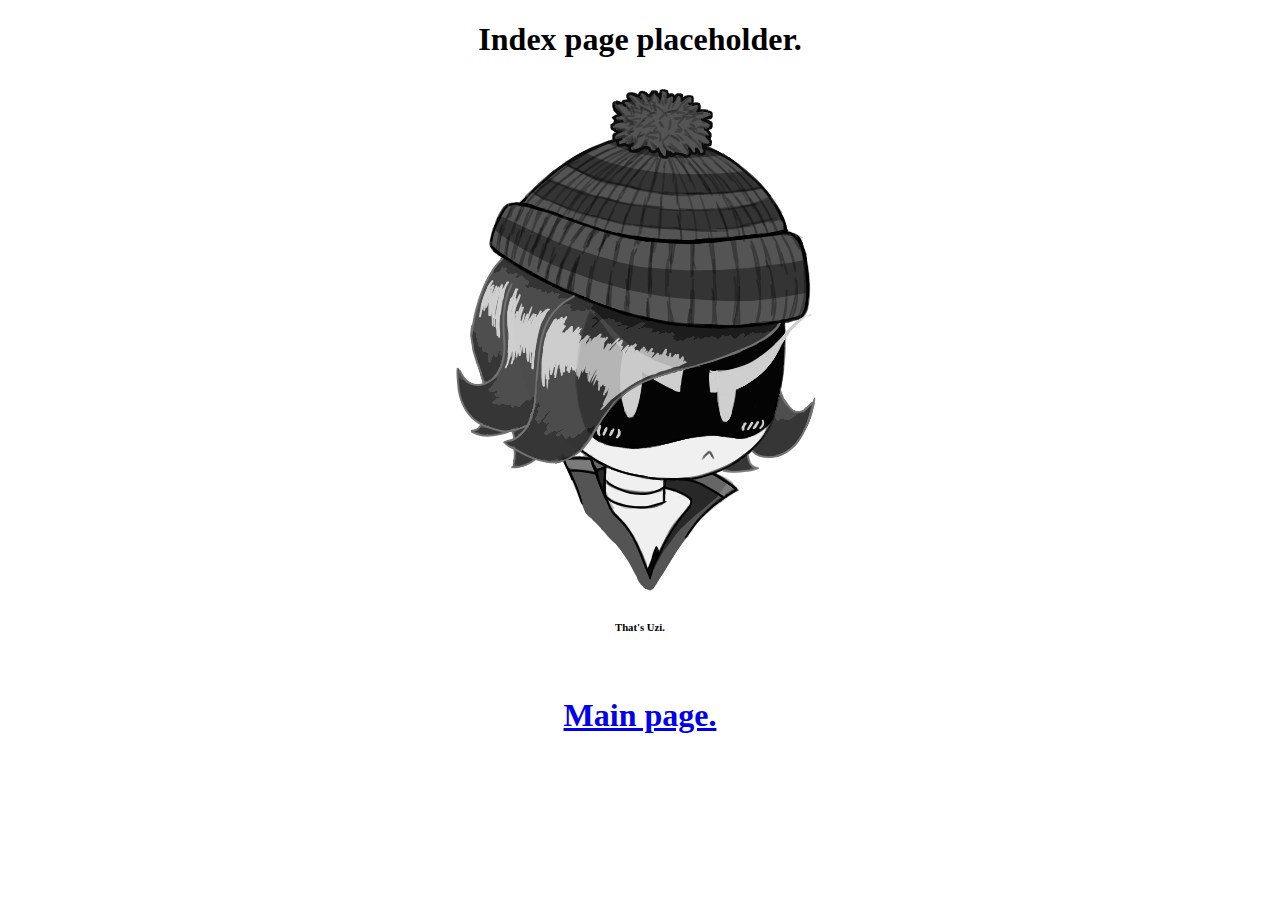
<file: index.html>
<!DOCTYPE html>
<html lang="en">
<head>
    <meta charset="UTF-8">
    <title><Vacant title></title>
</head>
<body style="text-align: center">
    <h1>Index page placeholder.</h1>
    <img src="For%20luck.jpg" alt="Uzi for luck."/>
    <h6>That's Uzi.</h6>
    <br/>
    <h1><a href="pages/">Main page.</a></h1>
</body>
</html>
</file>
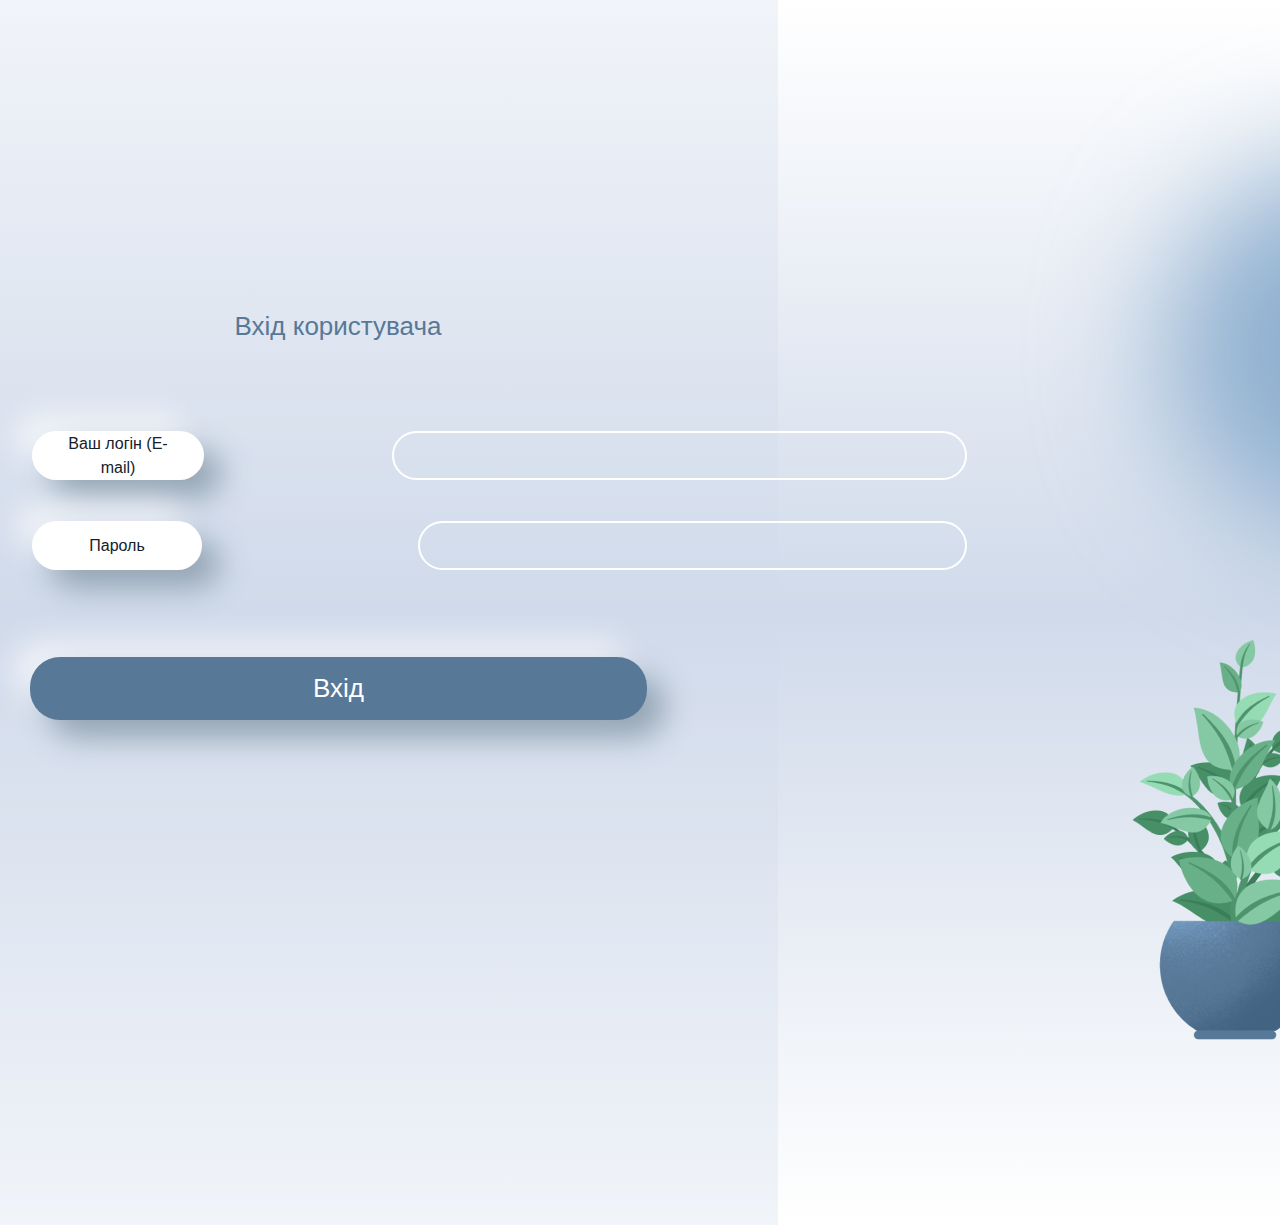
<file: login/index.html>
<!DOCTYPE html>
<html lang="en">
<head>
  <meta charset="UTF-8">
  <meta http-equiv="X-UA-Compatible" content="IE=edge">
  <meta name="viewport" content="width=device-width, initial-scale=1.0">
  <link rel="stylesheet" href="./vars.css">
  <link rel="stylesheet" href="./style.css">
  
  
  <style>
   a,
   button,
   input,
   select, h1,
   h2,
   h3,
   h4,
   h5,
   * {
   box-sizing: border-box;
   margin: 0;
   padding: 0;
   border: none;
   text-decoration: none;
   appearance: none;
   background: none;
   
   -webkit-font-smoothing: antialiased;
   }
   </style>
  <title>Document</title>
</head>
<body>
  <div class="div">
    <div class="rectangle-38"></div>
    <div class="rectangle-39"></div>
    <div class="ellipse-14"></div>
    <div class="ellipse-15"></div>
    <img class="img-1510-1" src="img-1510-10.png" />
    <img class="_700-nw-1-9" src="_700-nw-1-90.svg" />
    <div class="div2">
      <div class="text">Вхід</div>
    </div>
    <div class="div3">Вхід користувача</div>
    <div class="group-28">
      <div class="rectangle-40"></div>
      <div class="_2">
        <div class="e-mail">Ваш логін (E-mail)</div>
      </div>
      <img class="vector-27" src="vector-270.svg" />
    </div>
    <div class="group-32">
      <div class="rectangle-43"></div>
      <div class="_22">
        <div class="div4">Пароль</div>
      </div>
      <img class="vector-30" src="vector-300.svg" />
    </div>
  </div>
  
</body>
</html>
</file>
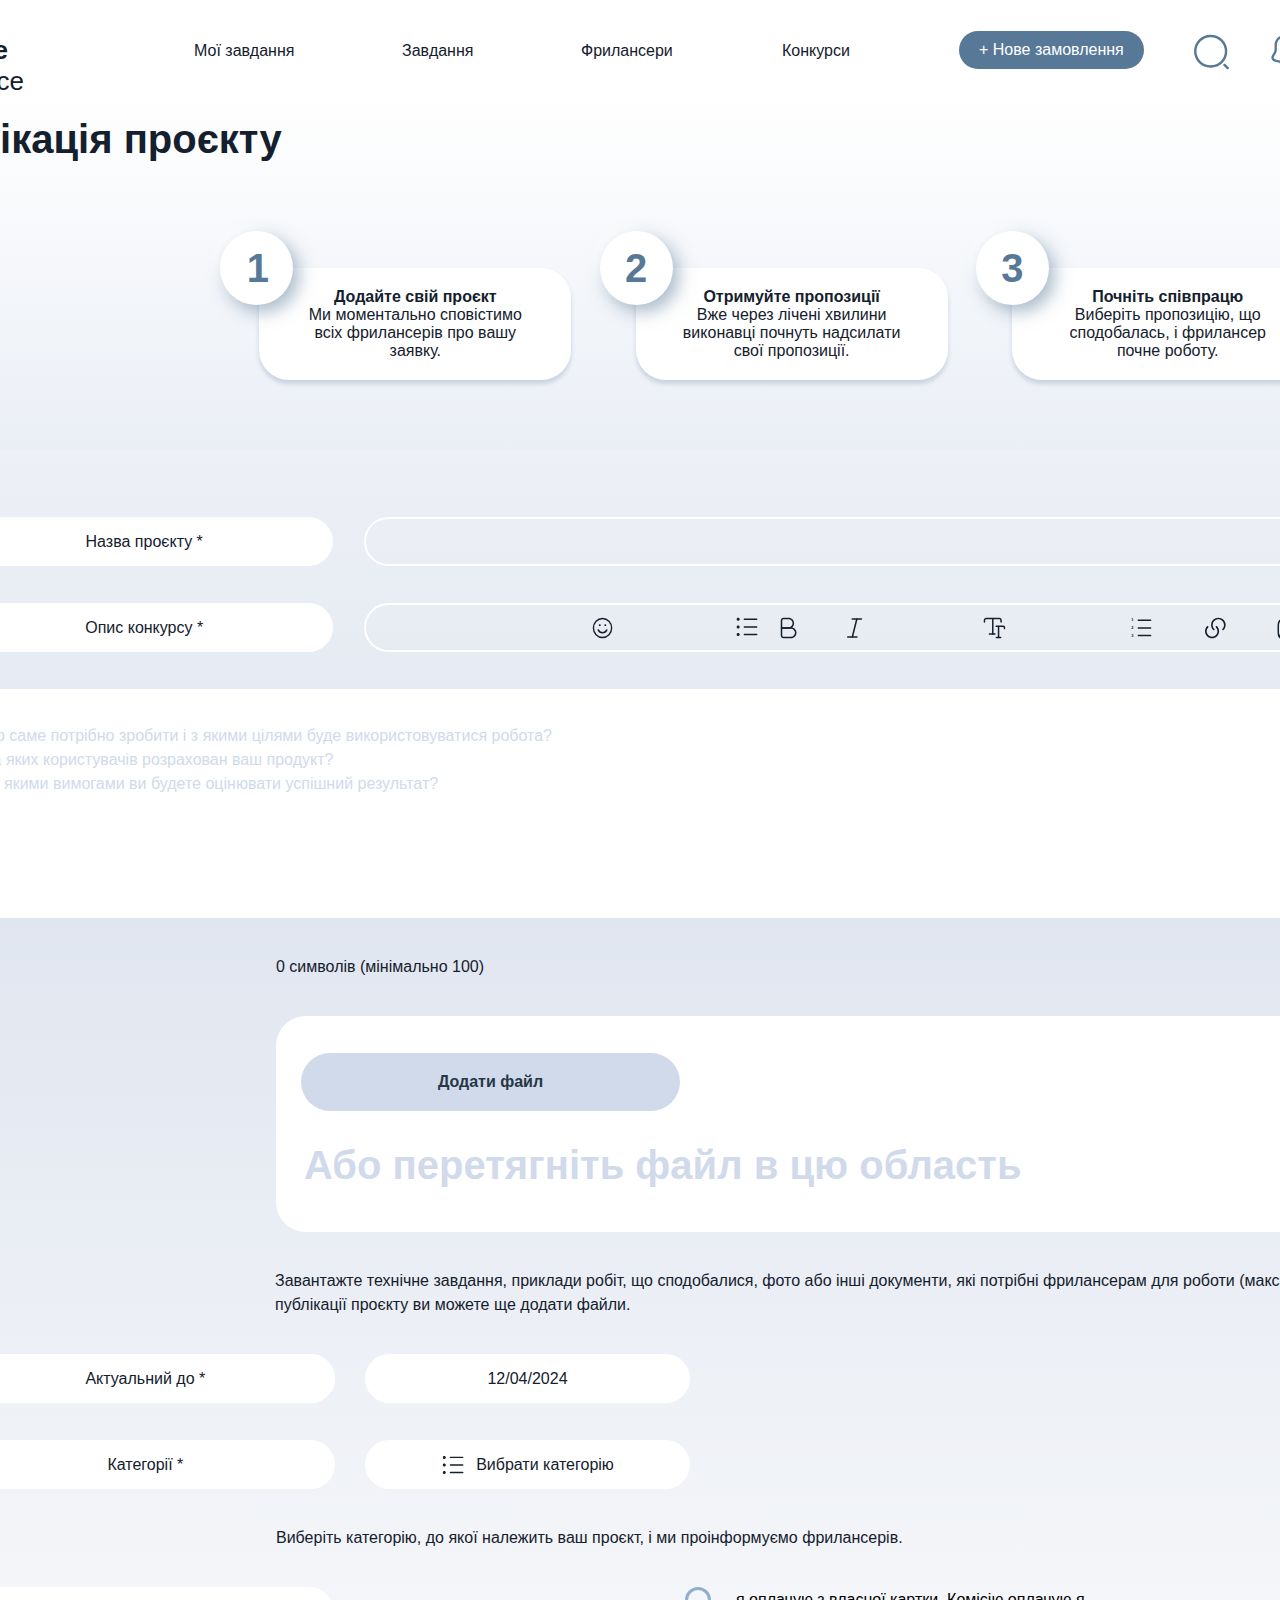
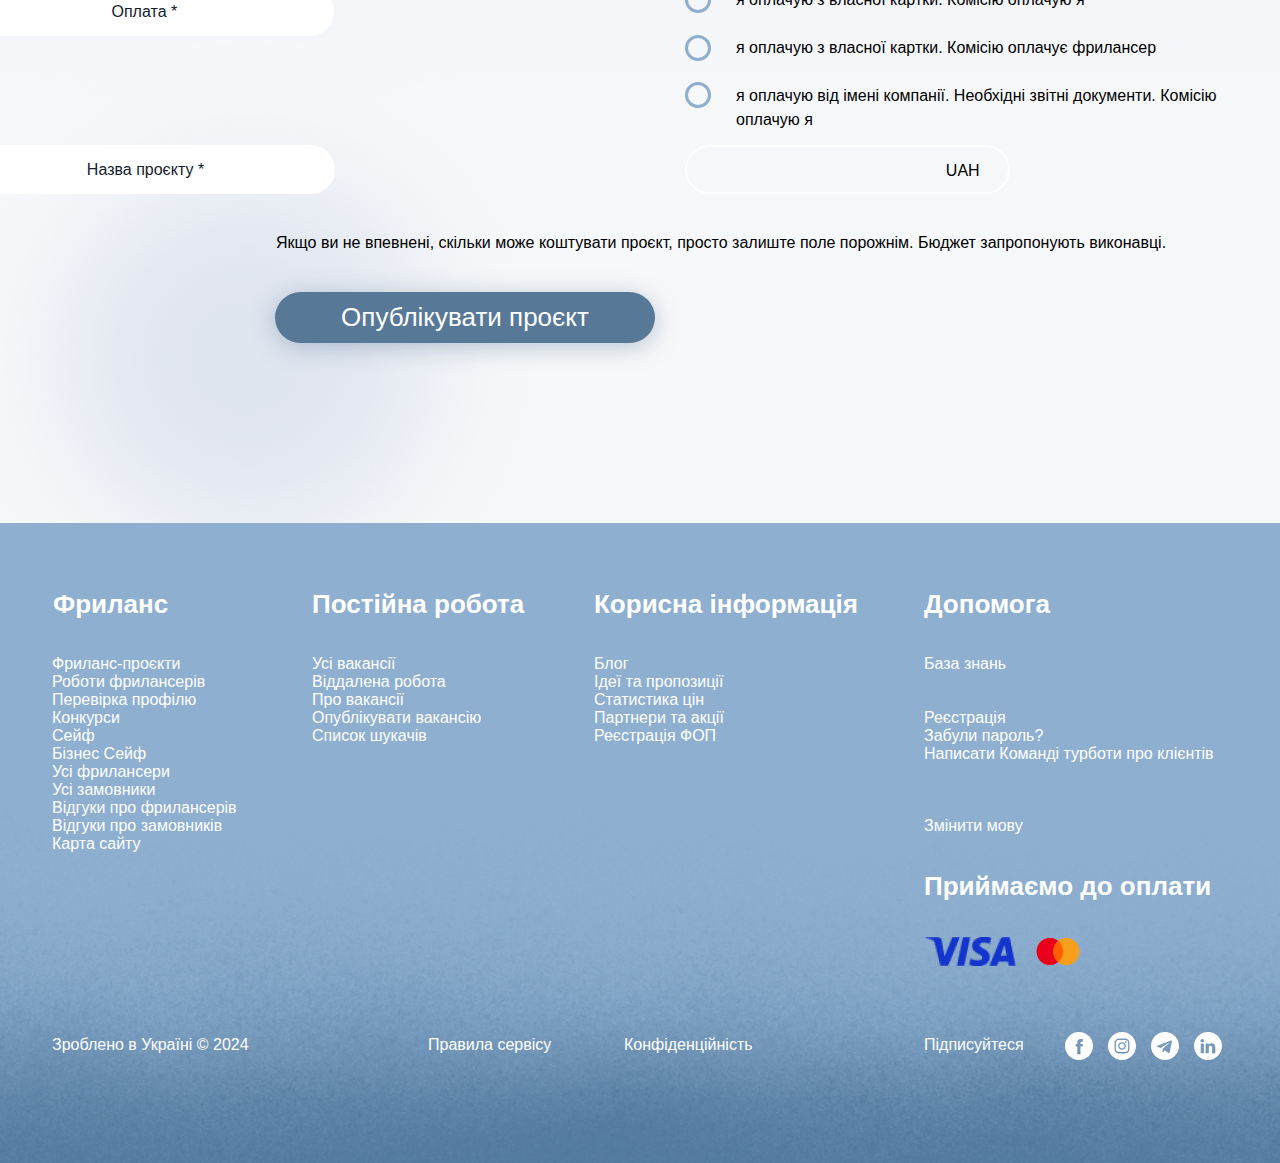
<file: project-add/index.html>
<!DOCTYPE html>
<html lang="en">
<head>
  <meta charset="UTF-8">
  <meta http-equiv="X-UA-Compatible" content="IE=edge">
  <meta name="viewport" content="width=device-width, initial-scale=1.0">
  <link rel="stylesheet" href="./vars.css">
  <link rel="stylesheet" href="./style.css">
  
  
  <style>
   a,
   button,
   input,
   select, h1,
   h2,
   h3,
   h4,
   h5,
   * {
   box-sizing: border-box;
   margin: 0;
   padding: 0;
   border: none;
   text-decoration: none;
   appearance: none;
   background: none;
   
   -webkit-font-smoothing: antialiased;
   }
   </style>
  <title>Document</title>
</head>
<body>
  <div class="div">
    <div class="div2">
      <div class="rectangle-22"></div>
      <div class="free-lance">
        <a href="../index/index.html">
        <span>
          <span class="free-lance-span">Free</span>
          <span class="free-lance-span2">Lance</span>
        </span>
        </a>
      </div>
      <div class="div3">Завдання</div>
      <div class="div4">Мої завдання</div>
      <div class="div5">Фрилансери</div>
      <div class="div6">Конкурси</div>
      <div class="frame-27">
        <div class="div7">+ Нове замовлення</div>
      </div>
      <img
        class="_79-f-8-e-609-de-5501-f-933907954-ab-63-a-2-de-2"
        src="_79-f-8-e-609-de-5501-f-933907954-ab-63-a-2-de-20.png"
      />
      <div class="vuesax-outline-notification">
        <img
          class="vuesax-outline-notification2"
          src="vuesax-outline-notification1.svg"
        />
      </div>
      <div class="vuesax-outline-search-normal">
        <img
          class="vuesax-outline-search-normal2"
          src="vuesax-outline-search-normal1.svg"
        />
      </div>
    </div>
    <div class="rectangle-38"></div>
    <div class="rectangle-39"></div>
    <div class="ellipse-19"></div>
    <div class="ellipse-121"></div>
    <div class="div8">Публікація проєкту</div>
    <img class="div9" src="div7.svg" />
    <div class="rectangle-40"></div>
    <div class="_2">
      <div class="div10">Назва проєкту *</div>
    </div>
    <img class="vector-27" src="vector-270.svg" />
    <div class="_1">
      <div class="frame-23">
        <div class="div11">
          <span>
            <span class="div-11-span">
              Додайте свій проєкт
              <br />
            </span>
            <span class="div-11-span2">
              Ми моментально сповістимо всіх фрилансерів про вашу заявку.
            </span>
          </span>
        </div>
      </div>
      <div class="group-39">
        <div class="ellipse-4"></div>
        <div class="_12">1</div>
      </div>
    </div>
    <div class="group-42">
      <div class="frame-24">
        <div class="div11">
          <span>
            <span class="div-11-span3">
              Отримуйте пропозиції
              <br />
            </span>
            <span class="div-11-span4">
              Вже через лічені хвилини виконавці почнуть надсилати свої
              пропозиції.
            </span>
          </span>
        </div>
      </div>
      <div class="group-38">
        <div class="ellipse-5"></div>
        <div class="_22">2</div>
      </div>
    </div>
    <div class="group-43">
      <div class="frame-25">
        <div class="div11">
          <span>
            <span class="div-11-span5">
              Почніть співпрацю
              <br />
            </span>
            <span class="div-11-span6">
              Виберіть пропозицію, що сподобалась, і фрилансер почне роботу.
            </span>
          </span>
        </div>
      </div>
      <div class="group-40">
        <div class="ellipse-6"></div>
        <div class="_3">3</div>
      </div>
    </div>
    <div class="group-45">
      <div class="frame-26">
        <div class="div11">
          <span>
            <span class="div-11-span7">
              Напишіть відгук
              <br />
            </span>
            <span class="div-11-span8">
              Після завершення роботи та оплати напишіть відгук про роботу.
            </span>
          </span>
        </div>
      </div>
      <div class="group-44">
        <div class="ellipse-7"></div>
        <div class="_4">4</div>
      </div>
    </div>
    <div class="div12">
      <div class="div13">
        Що саме потрібно зробити і з якими цілями буде використовуватися робота?
        <br />
        На яких користувачів розрахован ваш продукт?
        <br />
        За якими вимогами ви будете оцінювати успішний результат?
      </div>
    </div>
    <div class="_72">
      <div class="rectangle-402"></div>
      <div class="_23">
        <div class="div10">Опис конкурсу *</div>
      </div>
      <img class="vector-28" src="vector-280.svg" />
    </div>
    <div class="div14">
      <div class="vuesax-outline-smallcaps">
        <div class="vuesax-outline-smallcaps2">
          <img
            class="vuesax-outline-smallcaps3"
            src="vuesax-outline-smallcaps2.svg"
          />
        </div>
      </div>
      <div class="vuesax-outline-text-bold">
        <div class="vuesax-outline-text-bold2">
          <img
            class="vuesax-outline-text-bold3"
            src="vuesax-outline-text-bold2.svg"
          />
        </div>
      </div>
      <div class="vuesax-outline-text-italic">
        <div class="vuesax-outline-text-italic2">
          <img
            class="vuesax-outline-text-italic3"
            src="vuesax-outline-text-italic2.svg"
          />
        </div>
      </div>
      <div class="vuesax-outline-link-2">
        <div class="vuesax-outline-link-22">
          <img class="vuesax-outline-link-23" src="vuesax-outline-link-22.svg" />
        </div>
      </div>
      <div class="vuesax-outline-video">
        <img class="vuesax-outline-video2" src="vuesax-outline-video1.svg" />
      </div>
      <div class="vuesax-outline-gallery">
        <img class="vuesax-outline-gallery2" src="vuesax-outline-gallery1.svg" />
      </div>
      <img class="happy-face" src="happy-face0.svg" />
      <img class="list" src="list0.svg" />
      <div class="group-59">
        <div class="group-58">
          <div class="_13">
            1
            <br />
          </div>
          <div class="_24">2</div>
          <div class="_32">
            3
            <br />
          </div>
        </div>
        <div class="list2">
          <img class="list3" src="list2.svg" />
        </div>
      </div>
    </div>
    <div class="_0-100">0 символів (мінімально 100)</div>
    <div class="rectangle-50"></div>
    <div class="group-5924">
      <div class="_25">
        <div class="div16">Додати файл</div>
      </div>
      <div class="div17">Або перетягніть файл в цю область</div>
    </div>
    <div class="_4-mb">
      Завантажте технічне завдання, приклади робіт, що сподобалися, фото або інші
      документи, які потрібні фрилансерам для роботи (максимальний розмір файлу
      4MB). Після публікації проєкту ви можете ще додати файли.
    </div>
    <div class="_26">
      <div class="div10">Актуальний до *</div>
    </div>
    <div class="div18"> </div>
    <div class="_26">
      <div class="div10">Актуальний до *</div>
    </div>
    <div class="_27">
      <div class="_12-04-2024">12/04/2024</div>
    </div>
    <div class="_28">
      <div class="div10">Категорії *</div>
    </div>
    <div class="_29">
      <div class="div10">Оплата *</div>
    </div>
    <div class="_210">
      <img class="list4" src="list3.svg" />
      <div class="div10">Вибрати категорію</div>
    </div>
    <div class="div19">
      Виберіть категорію, до якої належить ваш проєкт, і ми проінформуємо
      фрилансерів.
    </div>
    <div class="div20">
      я оплачую з власної картки. Комісію оплачую я
      <br />
      <br />
      я оплачую з власної картки. Комісію оплачує фрилансер
      <br />
      <br />
      я оплачую від імені компанії. Необхідні звітні документи. Комісію оплачую я
    </div>
    <div class="ellipse-118"></div>
    <div class="ellipse-119"></div>
    <div class="ellipse-120"></div>
    <div class="rectangle-403"></div>
    <div class="_211">
      <div class="div10">Назва проєкту *</div>
    </div>
    <img class="vector-272" src="vector-271.svg" />
    <div class="uah"> UAH</div>
    <div class="div21">
      Якщо ви не впевнені, скільки може коштувати проєкт, просто залиште поле
      порожнім. Бюджет запропонують виконавці.
    </div>
    <div class="div22">
      <div class="div23">Опублікувати проєкт</div>
    </div>
    <div class="div24">
      <div class="rectangle-37"></div>
      <img class="img-1434-1" src="img-1434-10.png" />
      <div class="div25">
        Фриланс-проєкти
        <br />
        Роботи фрилансерів
        <br />
        Перевірка профілю
        <br />
        Конкурси
        <br />
        Сейф
        <br />
        Бізнес Сейф
        <br />
        Усі фрилансери
        <br />
        Усі замовники
        <br />
        Відгуки про фрилансерів
        <br />
        Відгуки про замовників
        <br />
        Карта сайту
      </div>
      <div class="div26">Фриланс</div>
      <div class="div27">
        Усі вакансії 
        <br />
        Віддалена робота
        <br />
        Про вакансії
        <br />
        Опублікувати вакансію
        <br />
        Список шукачів
      </div>
      <div class="div28">Постійна робота</div>
      <div class="div29">
        Блог
        <br />
        Ідеї та пропозиції
        <br />
        Статистика цін
        <br />
        Партнери та акції
        <br />
        Реєстрація ФОП
      </div>
      <div class="div30">Корисна інформація</div>
      <div class="div31">База знань</div>
      <div class="div32">Допомога</div>
      <div class="div33">
        Реєстрація
        <br />
        Забули пароль?
        <br />
        Написати Команді турботи про клієнтів
      </div>
      <div class="div34">Змінити мову</div>
      <div class="div35">Приймаємо до оплати</div>
      <img class="image-1" src="image-10.png" />
      <img class="image-2" src="image-20.png" />
      <div class="_2024">Зроблено в Україні © 2024</div>
      <div class="div36">Правила сервісу</div>
      <div class="div37">Конфіденційність</div>
      <div class="div38">Підписуйтеся</div>
      <div class="instagram-black">
        <img class="instagram" src="instagram0.svg" />
      </div>
      <div class="facebook-black">
        <img class="social-icons-black" src="social-icons-black0.svg" />
      </div>
      <div class="linked-in-white">
        <img class="linked-in" src="linked-in0.svg" />
      </div>
      <div class="telegram-white">
        <img class="telegram" src="telegram0.svg" />
      </div>
    </div>
  </div>
  
</body>
</html>
</file>
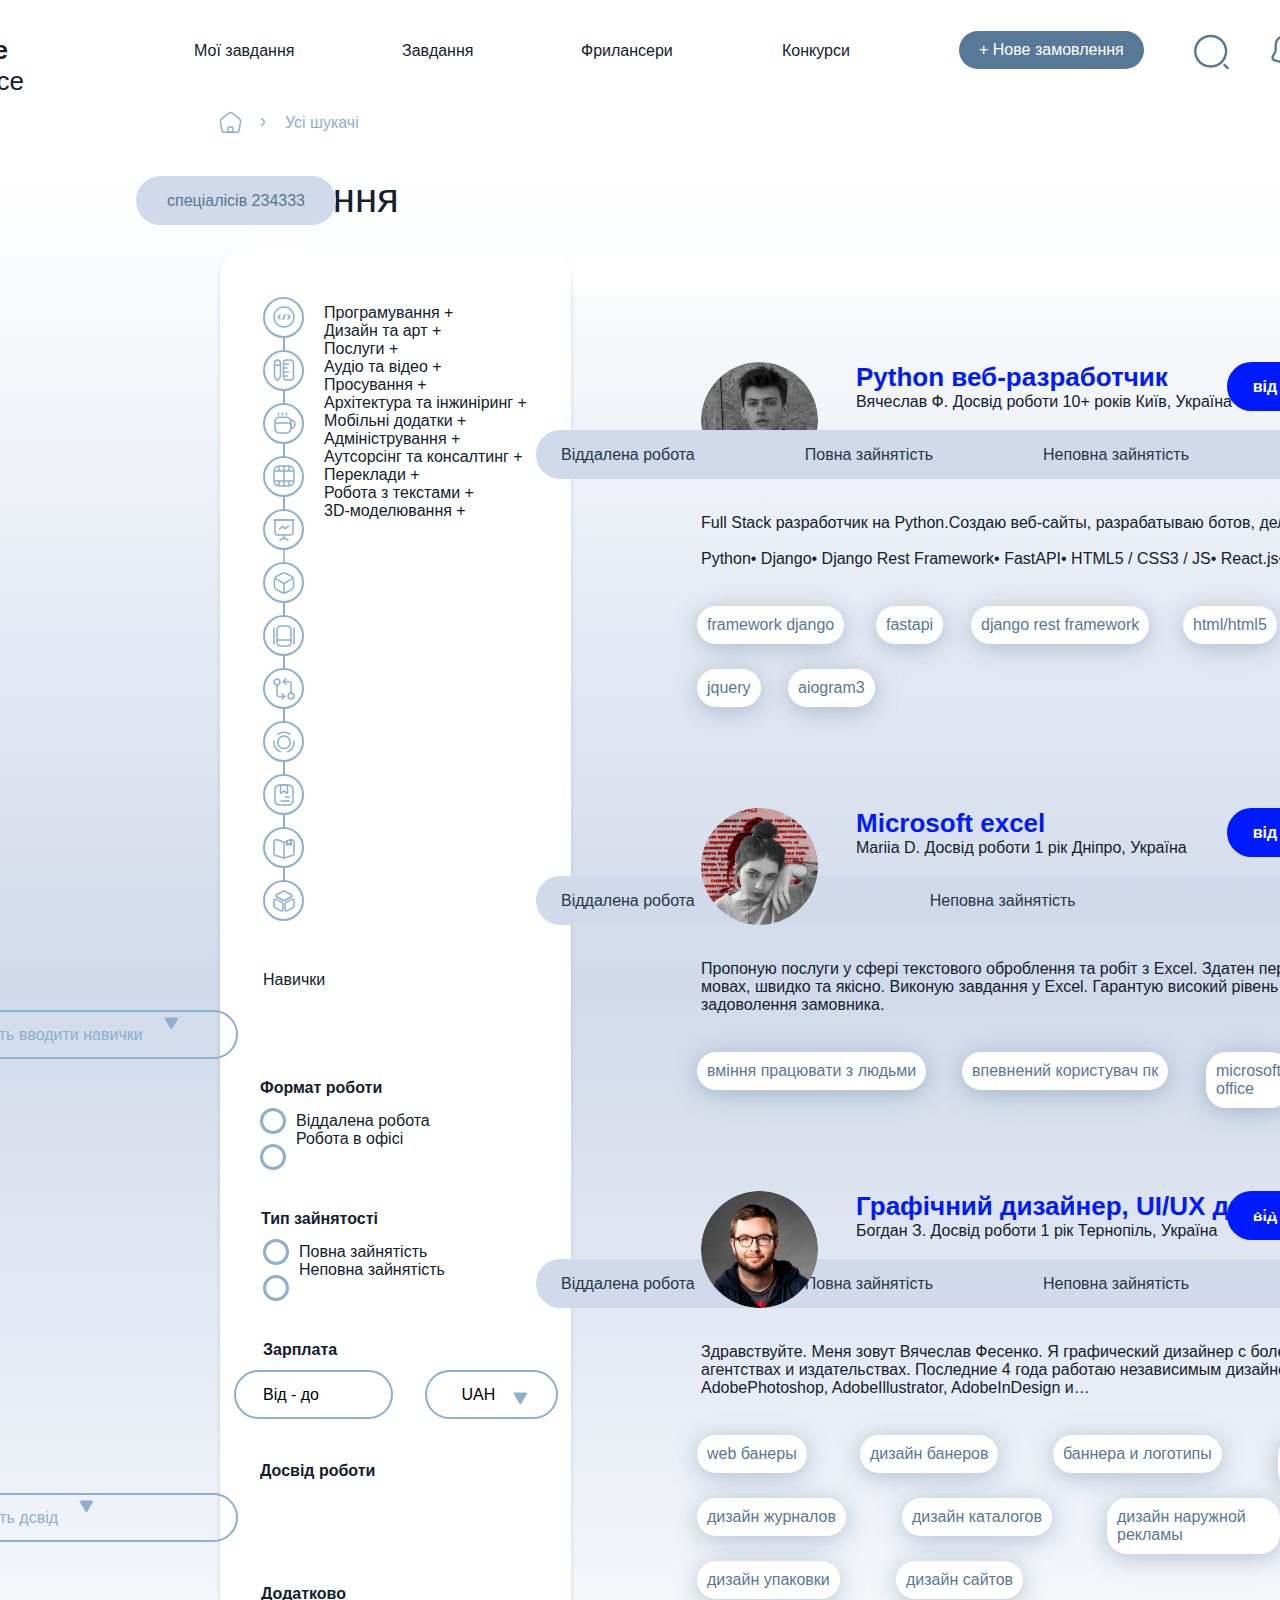
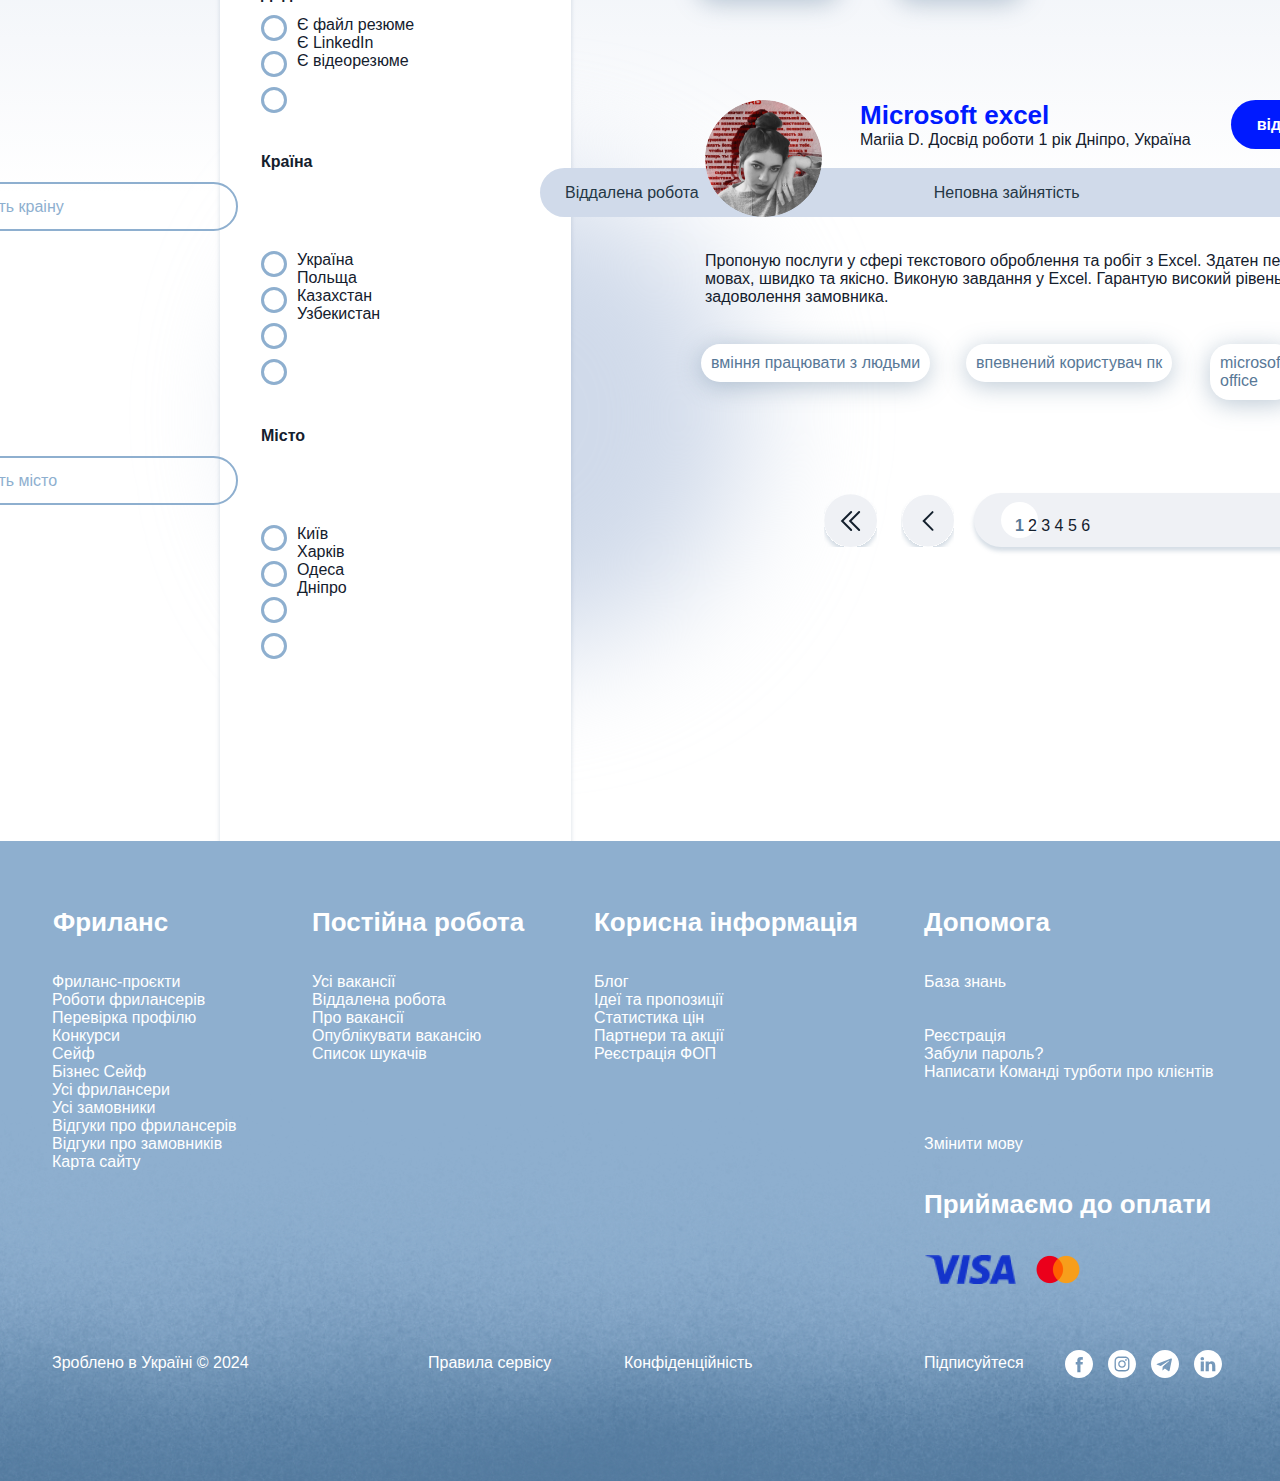
<file: projects/index.html>
<!DOCTYPE html>
<html lang="en">
<head>
  <meta charset="UTF-8">
  <meta http-equiv="X-UA-Compatible" content="IE=edge">
  <meta name="viewport" content="width=device-width, initial-scale=1.0">
  <link rel="stylesheet" href="./vars.css">
  <link rel="stylesheet" href="./style.css">
  
  
  <style>
   a,
   button,
   input,
   select, h1,
   h2,
   h3,
   h4,
   h5,
   * {
   box-sizing: border-box;
   margin: 0;
   padding: 0;
   border: none;
   text-decoration: none;
   appearance: none;
   background: none;
   
   -webkit-font-smoothing: antialiased;
   }
   </style>
  <title>Document</title>
</head>
<body>
  <div class="div">
    <div class="ellipse-122"></div>
    <div class="div2">
      <div class="rectangle-22"></div>
      <div class="free-lance">
        <span>
          <span class="free-lance-span">Free</span>
          <span class="free-lance-span2">Lance</span>
        </span>
      </div>
      <div class="div3">Завдання</div>
      <div class="div4">Мої завдання</div>
      <div class="div5">Фрилансери</div>
      <div class="div6">Конкурси</div>
      <div class="frame-27">
        <div class="div7">+ Нове замовлення</div>
      </div>
      <img
        class="_79-f-8-e-609-de-5501-f-933907954-ab-63-a-2-de-2"
        src="_79-f-8-e-609-de-5501-f-933907954-ab-63-a-2-de-20.png"
      />
      <div class="vuesax-outline-notification">
        <img
          class="vuesax-outline-notification2"
          src="vuesax-outline-notification1.svg"
        />
      </div>
      <div class="vuesax-outline-search-normal">
        <img
          class="vuesax-outline-search-normal2"
          src="vuesax-outline-search-normal1.svg"
        />
      </div>
    </div>
    <div class="rectangle-38"></div>
    <div class="rectangle-39"></div>
    <div class="ellipse-123"></div>
    <div class="group-60">
      <div class="apartment-home-icon-uia">
        <img
          class="apartment-home-icon-uia2"
          src="apartment-home-icon-uia1.svg"
        />
      </div>
      <img class="vector-32" src="vector-320.svg" />
      <div class="div8">Усі шукачі</div>
    </div>
    <img class="vector-33" src="vector-330.svg" />
    <div class="div9">Завдання</div>
    <div class="_2">
      <div class="_234333">спеціалісів 234333</div>
    </div>
    <div class="_22">
      <div class="div10">Пошук</div>
      <div class="vuesax-outline-search-normal3">
        <img
          class="vuesax-outline-search-normal4"
          src="vuesax-outline-search-normal3.svg"
        />
      </div>
    </div>
    <div class="rectangle-47"></div>
    <div class="_3-d">
      Програмування +
      <br />
      Дизайн та арт +
      <br />
      Послуги +
      <br />
      Аудіо та відео +
      <br />
      Просування +
      <br />
      Архітектура та інжиніринг +
      <br />
      Мобільні додатки +
      <br />
      Адміністрування +
      <br />
      Аутсорсінг та консалтинг +
      <br />
      Переклади +
      <br />
      Робота з текстами +
      <br />
      3D-моделювання +
    </div>
    <img class="group-65" src="group-650.svg" />
    <div class="div11">
      <div class="vuesax-outline-ruler-pen">
        <img
          class="vuesax-outline-ruler-pen2"
          src="vuesax-outline-ruler-pen1.svg"
        />
      </div>
      <div class="vuesax-outline-coffee">
        <img class="vuesax-outline-coffee2" src="vuesax-outline-coffee1.svg" />
      </div>
      <div class="vuesax-outline-video-horizontal">
        <img
          class="vuesax-outline-video-horizontal2"
          src="vuesax-outline-video-horizontal1.svg"
        />
      </div>
      <div class="vuesax-outline-presention-chart">
        <img
          class="vuesax-outline-presention-chart2"
          src="vuesax-outline-presention-chart1.svg"
        />
      </div>
      <div class="vuesax-outline-3-dcube">
        <img class="vuesax-outline-3-dcube2" src="vuesax-outline-3-dcube1.svg" />
      </div>
      <div class="vuesax-outline-slider">
        <img class="vuesax-outline-slider2" src="vuesax-outline-slider1.svg" />
      </div>
      <div class="vuesax-outline-programming-arrows">
        <img
          class="vuesax-outline-programming-arrows2"
          src="vuesax-outline-programming-arrows1.svg"
        />
      </div>
      <div class="vuesax-outline-code-circle">
        <img
          class="vuesax-outline-code-circle2"
          src="vuesax-outline-code-circle1.svg"
        />
      </div>
      <div class="vuesax-outline-story">
        <img class="vuesax-outline-story2" src="vuesax-outline-story1.svg" />
      </div>
      <div class="vuesax-outline-archive-book">
        <img
          class="vuesax-outline-archive-book2"
          src="vuesax-outline-archive-book1.svg"
        />
      </div>
      <div class="vuesax-outline-book-saved">
        <img
          class="vuesax-outline-book-saved2"
          src="vuesax-outline-book-saved1.svg"
        />
      </div>
      <div class="vuesax-outline-box">
        <img class="vuesax-outline-box2" src="vuesax-outline-box1.svg" />
      </div>
    </div>
    <div class="div12">Навички</div>
    <div class="_23">
      <div class="div13">Почніть вводити навички</div>
      <img class="polygon-2" src="polygon-20.svg" />
    </div>
    <div class="_24">
      <div class="_2000-usd">від 2000 USD</div>
    </div>
    <img
      class="image-2023-10-16-11-45-14-2"
      src="image-2023-10-16-11-45-14-20.png"
    />
    <div class="python-10">
      <span>
        <span class="python-10-span">
          Python веб-разработчик
          <br />
        </span>
        <span class="python-10-span2">
          Вячеслав Ф. Досвід роботи 10+ років Київ, Україна
          <br />
        </span>
      </span>
    </div>
    <div class="div14">
      <div class="rectangle-37"></div>
      <img class="img-1434-1" src="img-1434-10.png" />
      <div class="div15">
        Фриланс-проєкти
        <br />
        Роботи фрилансерів
        <br />
        Перевірка профілю
        <br />
        Конкурси
        <br />
        Сейф
        <br />
        Бізнес Сейф
        <br />
        Усі фрилансери
        <br />
        Усі замовники
        <br />
        Відгуки про фрилансерів
        <br />
        Відгуки про замовників
        <br />
        Карта сайту
      </div>
      <div class="div16">Фриланс</div>
      <div class="div17">
        Усі вакансії 
        <br />
        Віддалена робота
        <br />
        Про вакансії
        <br />
        Опублікувати вакансію
        <br />
        Список шукачів
      </div>
      <div class="div18">Постійна робота</div>
      <div class="div19">
        Блог
        <br />
        Ідеї та пропозиції
        <br />
        Статистика цін
        <br />
        Партнери та акції
        <br />
        Реєстрація ФОП
      </div>
      <div class="div20">Корисна інформація</div>
      <div class="div21">База знань</div>
      <div class="div22">Допомога</div>
      <div class="div23">
        Реєстрація
        <br />
        Забули пароль?
        <br />
        Написати Команді турботи про клієнтів
      </div>
      <div class="div24">Змінити мову</div>
      <div class="div25">Приймаємо до оплати</div>
      <img class="image-1" src="image-10.png" />
      <img class="image-2" src="image-20.png" />
      <div class="_2024">Зроблено в Україні © 2024</div>
      <div class="div26">Правила сервісу</div>
      <div class="div27">Конфіденційність</div>
      <div class="div28">Підписуйтеся</div>
      <div class="instagram-black">
        <img class="instagram" src="instagram0.svg" />
      </div>
      <div class="facebook-black">
        <img class="social-icons-black" src="social-icons-black0.svg" />
      </div>
      <div class="linked-in-white">
        <img class="linked-in" src="linked-in0.svg" />
      </div>
      <div class="telegram-white">
        <img class="telegram" src="telegram0.svg" />
      </div>
    </div>
    <div class="div29">Формат роботи</div>
    <div class="ellipse-118"></div>
    <div class="ellipse-119"></div>
    <div class="div30">
      Віддалена робота
      <br />
      Робота в офісі
    </div>
    <div class="group-79">
      <div class="group-78">
        <div class="ellipse-120"></div>
        <div class="ellipse-121"></div>
        <div class="div31">
          Повна зайнятість
          <br />
          Неповна зайнятість
        </div>
      </div>
    </div>
    <div class="div32">Тип зайнятості</div>
    <div class="div33">Зарплата</div>
    <div class="group-83">
      <div class="rectangle-40"></div>
      <div class="group-81">
        <img class="polygon-1" src="polygon-10.svg" />
        <div class="uah"> UAH</div>
      </div>
    </div>
    <div class="group-82">
      <div class="rectangle-48"></div>
      <div class="div34">Від - до</div>
    </div>
    <div class="_25">
      <div class="div13">Вкажіть дсвід</div>
      <img class="polygon-22" src="polygon-21.svg" />
    </div>
    <div class="div35">Досвід роботи</div>
    <div class="ellipse-1202"></div>
    <div class="ellipse-1212"></div>
    <div class="ellipse-1222"></div>
    <div class="linked-in2">
      Є файл резюме
      <br />
      Є LinkedIn
      <br />
      Є відеорезюме
    </div>
    <div class="div36">Додатково</div>
    <div class="_26">
      <div class="div13">Введіть краіну</div>
    </div>
    <div class="div37">Країна</div>
    <div class="group-87">
      <div class="ellipse-1232"></div>
      <div class="ellipse-124"></div>
      <div class="ellipse-125"></div>
      <div class="ellipse-126"></div>
    </div>
    <div class="div38">
      Україна
      <br />
      Польща
      <br />
      Казахстан
      <br />
      Узбекистан
    </div>
    <div class="div39">Місто</div>
    <div class="_27">
      <div class="div13">Введіть місто</div>
    </div>
    <div class="group-882">
      <div class="ellipse-1233"></div>
      <div class="ellipse-1242"></div>
      <div class="ellipse-1252"></div>
      <div class="ellipse-1262"></div>
    </div>
    <div class="div40">
      Київ
      <br />
      Харків
      <br />
      Одеса
      <br />
      Дніпро
    </div>
    <div class="_28">
      <div class="div41">Віддалена робота</div>
      <div class="div41">Повна зайнятість</div>
      <div class="div41">Неповна зайнятість</div>
      <div class="vuesax-outline-menu-board">
        <img
          class="vuesax-outline-menu-board2"
          src="vuesax-outline-menu-board1.svg"
        />
      </div>
    </div>
    <div class="_29">
      <div class="div41">Віддалена робота</div>
      <div class="div41">Повна зайнятість</div>
      <div class="div41">Неповна зайнятість</div>
      <div class="vuesax-outline-menu-board">
        <img
          class="vuesax-outline-menu-board3"
          src="vuesax-outline-menu-board3.svg"
        />
      </div>
    </div>
    <div
      class="full-stack-python-python-django-django-rest-framework-fast-api-html-5-css-3-js-react-js-aiogram-3-requests-beautiful-soup-4-discord-py"
    >
      Full Stack разработчик на Python.Создаю веб-сайты, разрабатываю ботов, делаю
      парсинг данных и т. д. Стек технологий:•
      <br />
      <br />
      Python• Django• Django Rest Framework• FastAPI• HTML5 / CSS3 / JS• React.js•
      aiogram3• requests• BeautifulSoup4 • discord.py
    </div>
    <div class="frame-5">
      <div class="framework-django">framework django</div>
    </div>
    <div class="frame-29">
      <div class="fastapi">fastapi</div>
    </div>
    <div class="frame-36">
      <div class="bs-4">bs4</div>
    </div>
    <div class="frame-39">
      <div class="discord-py">discord.py</div>
    </div>
    <div class="frame-41">
      <div class="css-3">css3</div>
    </div>
    <div class="frame-40">
      <div class="aiogram-3">aiogram3</div>
    </div>
    <div class="frame-42">
      <div class="jquery">jquery</div>
    </div>
    <div class="frame-30">
      <div class="django-rest-framework">django rest framework</div>
    </div>
    <div class="frame-31">
      <div class="html-html-5">html/html5</div>
    </div>
    <div class="frame-32">
      <div class="python-3">python3</div>
    </div>
    <div class="_210">
      <div class="_1000-usd">від 1000 USD</div>
    </div>
    <div class="group-91">
      <div class="microsoft-excel-mariia-d-1">
        <span>
          <span class="microsoft-excel-mariia-d-1-span">
            Microsoft excel
            <br />
          </span>
          <span class="microsoft-excel-mariia-d-1-span2">
            Mariia D. Досвід роботи 1 рік Дніпро, Україна
            <br />
          </span>
        </span>
      </div>
    </div>
    <div class="_211">
      <div class="div41">Віддалена робота</div>
      <div class="div41">Неповна зайнятість</div>
      <div class="vuesax-outline-menu-board">
        <img
          class="vuesax-outline-menu-board4"
          src="vuesax-outline-menu-board5.svg"
        />
      </div>
    </div>
    <div class="excel-pdf-excel">
      Пропоную послуги у сфері текстового оброблення та робіт з Excel. Здатен
      переписувати текст з PDF, фото чи рукопису на різних мовах, швидко та
      якісно. Виконую завдання у Excel. Гарантую високий рівень виконаної роботи
      та спрямований на досягнення задоволення замовника.
    </div>
    <div class="frame-43">
      <div class="div42">вміння працювати з людьми</div>
    </div>
    <div class="frame-46">
      <div class="div42">швидка здатність до навчання</div>
    </div>
    <div class="frame-50">
      <div class="div42">впевнений користувач пк</div>
    </div>
    <div class="frame-51">
      <div class="microsoft-office">microsoft office</div>
    </div>
    <img
      class="_79-f-8-e-609-de-5501-f-933907954-ab-63-a-2-de-1"
      src="_79-f-8-e-609-de-5501-f-933907954-ab-63-a-2-de-10.png"
    />
    <div class="_212">
      <div class="_1000-usd">від 1000 USD</div>
    </div>
    <div class="group-91">
      <div class="microsoft-excel-mariia-d-12">
        <span>
          <span class="microsoft-excel-mariia-d-12-span">
            Microsoft excel
            <br />
          </span>
          <span class="microsoft-excel-mariia-d-12-span2">
            Mariia D. Досвід роботи 1 рік Дніпро, Україна
            <br />
          </span>
        </span>
      </div>
    </div>
    <div class="_213">
      <div class="div41">Віддалена робота</div>
      <div class="div41">Неповна зайнятість</div>
      <div class="vuesax-outline-menu-board">
        <img
          class="vuesax-outline-menu-board5"
          src="vuesax-outline-menu-board7.svg"
        />
      </div>
    </div>
    <div class="excel-pdf-excel2">
      Пропоную послуги у сфері текстового оброблення та робіт з Excel. Здатен
      переписувати текст з PDF, фото чи рукопису на різних мовах, швидко та
      якісно. Виконую завдання у Excel. Гарантую високий рівень виконаної роботи
      та спрямований на досягнення задоволення замовника.
    </div>
    <div class="frame-432">
      <div class="div42">вміння працювати з людьми</div>
    </div>
    <div class="frame-462">
      <div class="div42">швидка здатність до навчання</div>
    </div>
    <div class="frame-502">
      <div class="div42">впевнений користувач пк</div>
    </div>
    <div class="frame-512">
      <div class="microsoft-office">microsoft office</div>
    </div>
    <img
      class="_79-f-8-e-609-de-5501-f-933907954-ab-63-a-2-de-12"
      src="_79-f-8-e-609-de-5501-f-933907954-ab-63-a-2-de-11.png"
    />
    <div class="_214">
      <div class="_1000-usd">від 1000 USD</div>
    </div>
    <div class="ui-ux-1">
      <span>
        <span class="ui-ux-1-span">
          Графічний дизайнер, UI/UX дизайнер
          <br />
        </span>
        <span class="ui-ux-1-span2">
          Богдан З. Досвід роботи 1 рік Тернопіль, Україна
          <br />
        </span>
      </span>
    </div>
    <div class="_20-4-adobe-photoshop-adobe-illustrator-adobe-in-design">
      Здравствуйте. Меня зовут Вячеслав Фесенко. Я графический дизайнер с более
      чем 20-летним опытом работы в рекламных агентствах и издательствах.
      Последние 4 года работаю независимым дизайнером. Частный предприниматель.
      Совершенное знание AdobePhotoshop, AdobeIllustrator, AdobeInDesign и…
    </div>
    <div class="frame-433">
      <div class="web">web банеры</div>
    </div>
    <div class="frame-52">
      <div class="div42">дизайн банеров</div>
    </div>
    <div class="frame-463">
      <div class="div42">верстка каталогов</div>
    </div>
    <div class="frame-503">
      <div class="div42">баннера и логотипы</div>
    </div>
    <div class="frame-513">
      <div class="div42">верстка журнала</div>
    </div>
    <div class="frame-53">
      <div class="div42">дизайн журналов</div>
    </div>
    <div class="frame-54">
      <div class="div42">дизайн каталогов</div>
    </div>
    <div class="frame-55">
      <div class="div42">дизайн упаковки</div>
    </div>
    <div class="frame-58">
      <div class="div42">дизайн сайтов</div>
    </div>
    <div class="frame-56">
      <div class="div42">дизайн наружной рекламы</div>
    </div>
    <div class="frame-57">
      <div class="div42">дизайн постеров и плакатов</div>
    </div>
    <img class="_31-1-x-1" src="_31-1-x-10.png" />
    <div class="group-77">
      <img class="group-69" src="group-690.svg" />
      <img class="group-70" src="group-700.svg" />
      <img class="group-71" src="group-710.svg" />
      <img class="group-72" src="group-720.svg" />
      <div class="rectangle-25"></div>
      <div class="ellipse-48"></div>
      <div class="_1-2-3-4-5-6">
        <span>
          <span class="_1-2-3-4-5-6-span">1</span>
          <span class="_1-2-3-4-5-6-span2">2 3 4 5 6</span>
          <span class="_1-2-3-4-5-6-span3"></span>
        </span>
      </div>
    </div>
  </div>
  
</body>
</html>
</file>
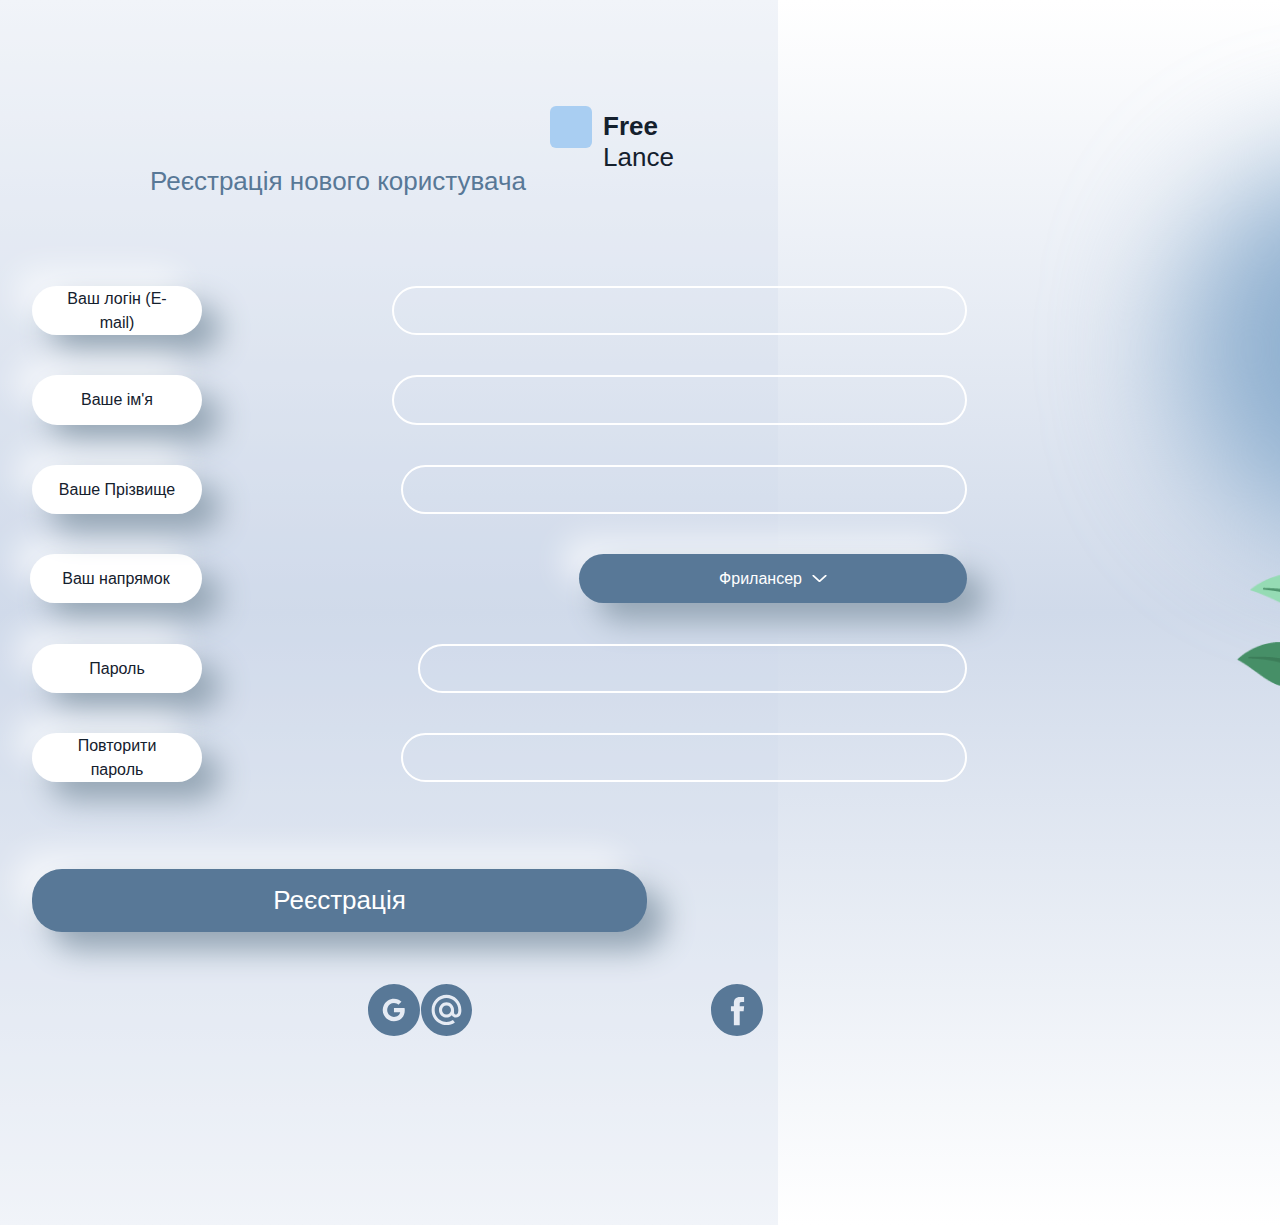
<file: register/index.html>
<!DOCTYPE html>
<html lang="en">
<head>
  <meta charset="UTF-8">
  <meta http-equiv="X-UA-Compatible" content="IE=edge">
  <meta name="viewport" content="width=device-width, initial-scale=1.0">
  <link rel="stylesheet" href="./vars.css">
  <link rel="stylesheet" href="./style.css">
  
  
  <style>
   a,
   button,
   input,
   select, h1,
   h2,
   h3,
   h4,
   h5,
   * {
   box-sizing: border-box;
   margin: 0;
   padding: 0;
   border: none;
   text-decoration: none;
   appearance: none;
   background: none;
   
   -webkit-font-smoothing: antialiased;
   }
   </style>
  <title>Document</title>
</head>
<body>
  <div class="div">
    <div class="rectangle-38"></div>
    <div class="rectangle-39"></div>
    <img class="_700-nw-1-9" src="_700-nw-1-90.svg" />
    <div class="div2">
      <div class="text">Фрилансер</div>
      <img class="group-27" src="group-270.svg" />
    </div>
    <div class="_2">
      <div class="div3">Ваш напрямок</div>
    </div>
    <div class="div4">
      <div class="text2">Реєстрація</div>
    </div>
    <div class="div5">Реєстрація нового користувача</div>
    <div class="rectangle-40"></div>
    <div class="_22">
      <div class="e-mail">Ваш логін (E-mail)</div>
    </div>
    <img class="vector-27" src="vector-270.svg" />
    <div class="rectangle-41"></div>
    <div class="_23">
      <div class="div3">Ваше ім&#039;я</div>
    </div>
    <img class="vector-28" src="vector-280.svg" />
    <div class="rectangle-42"></div>
    <div class="_24">
      <div class="div3">Ваше Прізвище</div>
    </div>
    <img class="vector-29" src="vector-290.svg" />
    <div class="rectangle-43"></div>
    <div class="_25">
      <div class="div3">Пароль</div>
    </div>
    <img class="vector-30" src="vector-300.svg" />
    <div class="rectangle-44"></div>
    <div class="_26">
      <div class="div3">Повторити пароль</div>
    </div>
    <img class="vector-31" src="vector-310.svg" />
    <div class="ellipse-14"></div>
    <div class="ellipse-15"></div>
    <img class="img-1506-1" src="img-1506-10.png" />
    <div class="rectangle-22"></div>
    <div class="free-lance">
      <span>
        <span class="free-lance-span">Free</span>
        <span class="free-lance-span2">Lance</span>
      </span>
    </div>
    <div class="mail-ru-white">
      <img class="mail-ru" src="mail-ru0.svg" />
    </div>
    <div class="google-white">
      <img class="google" src="google0.svg" />
    </div>
    <div class="facebook-black">
      <img class="social-icons-black" src="social-icons-black0.svg" />
    </div>
  </div>
  
</body>
</html>
</file>
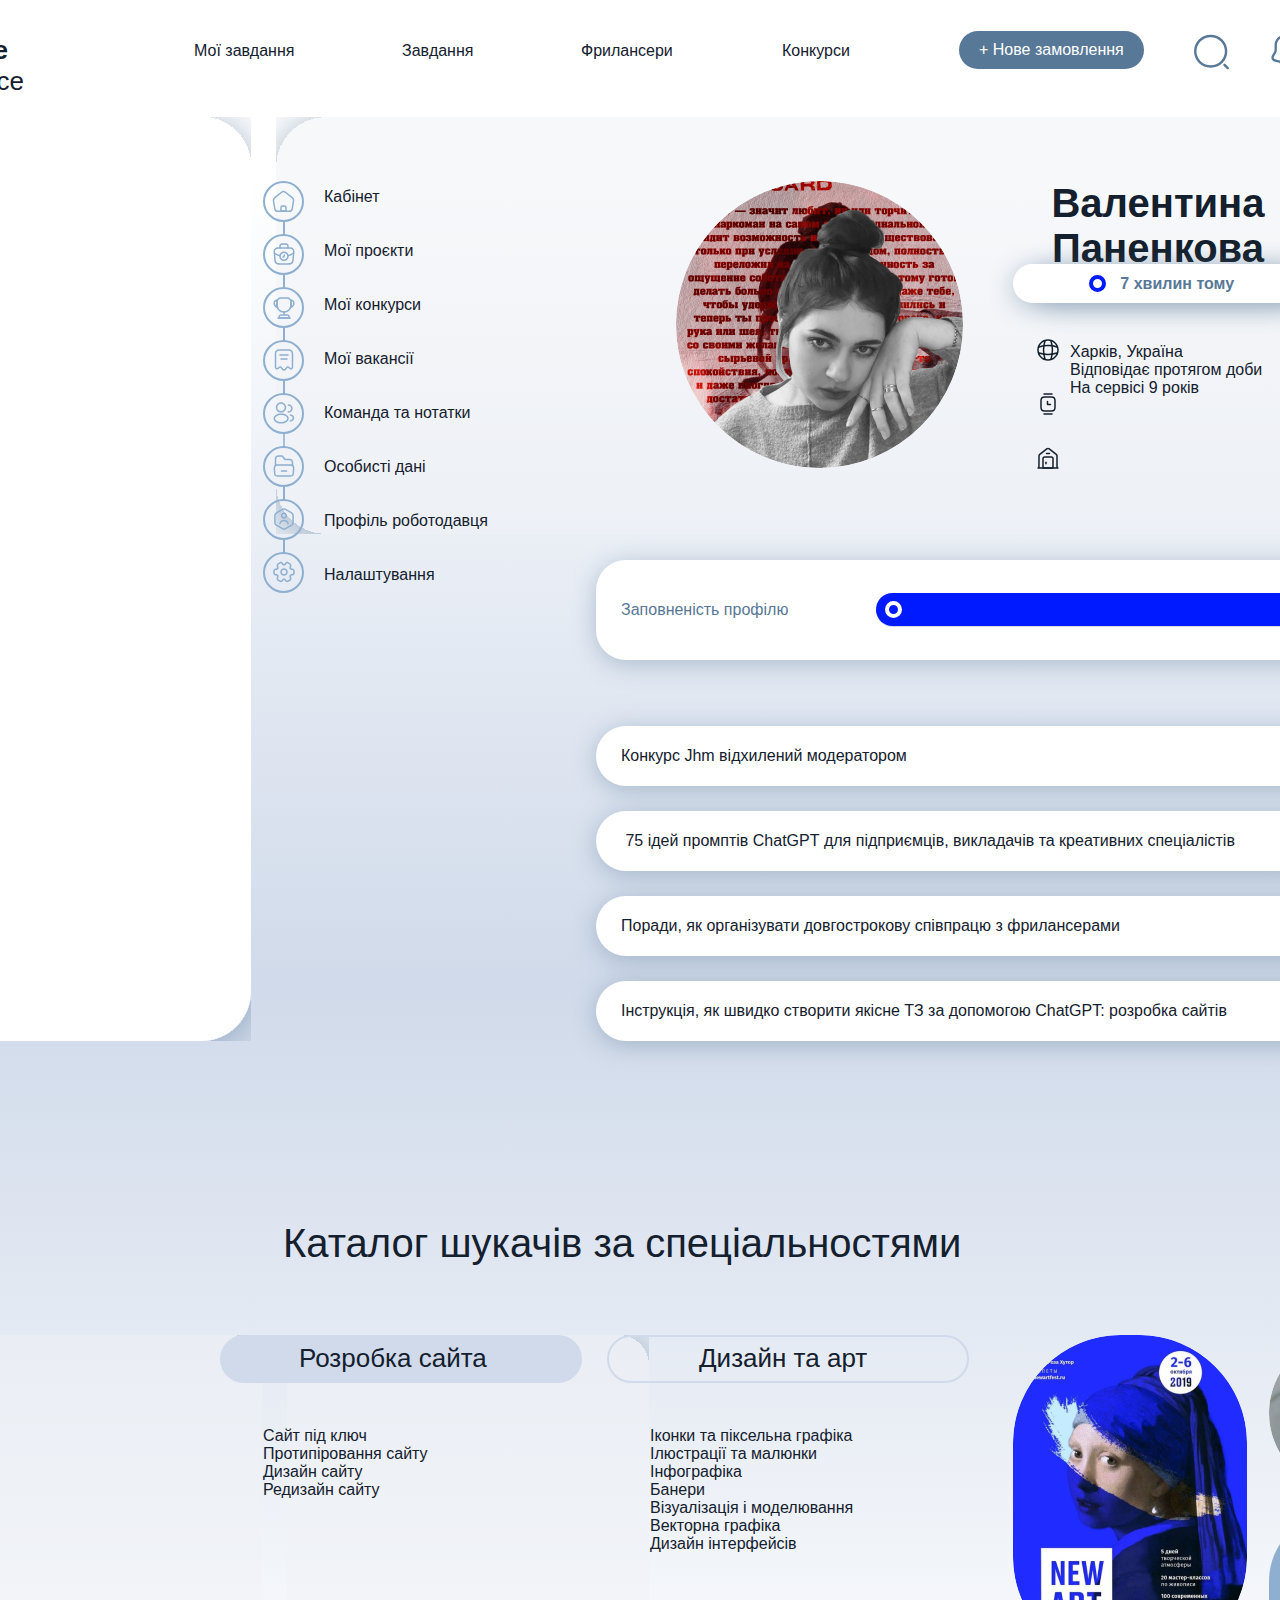
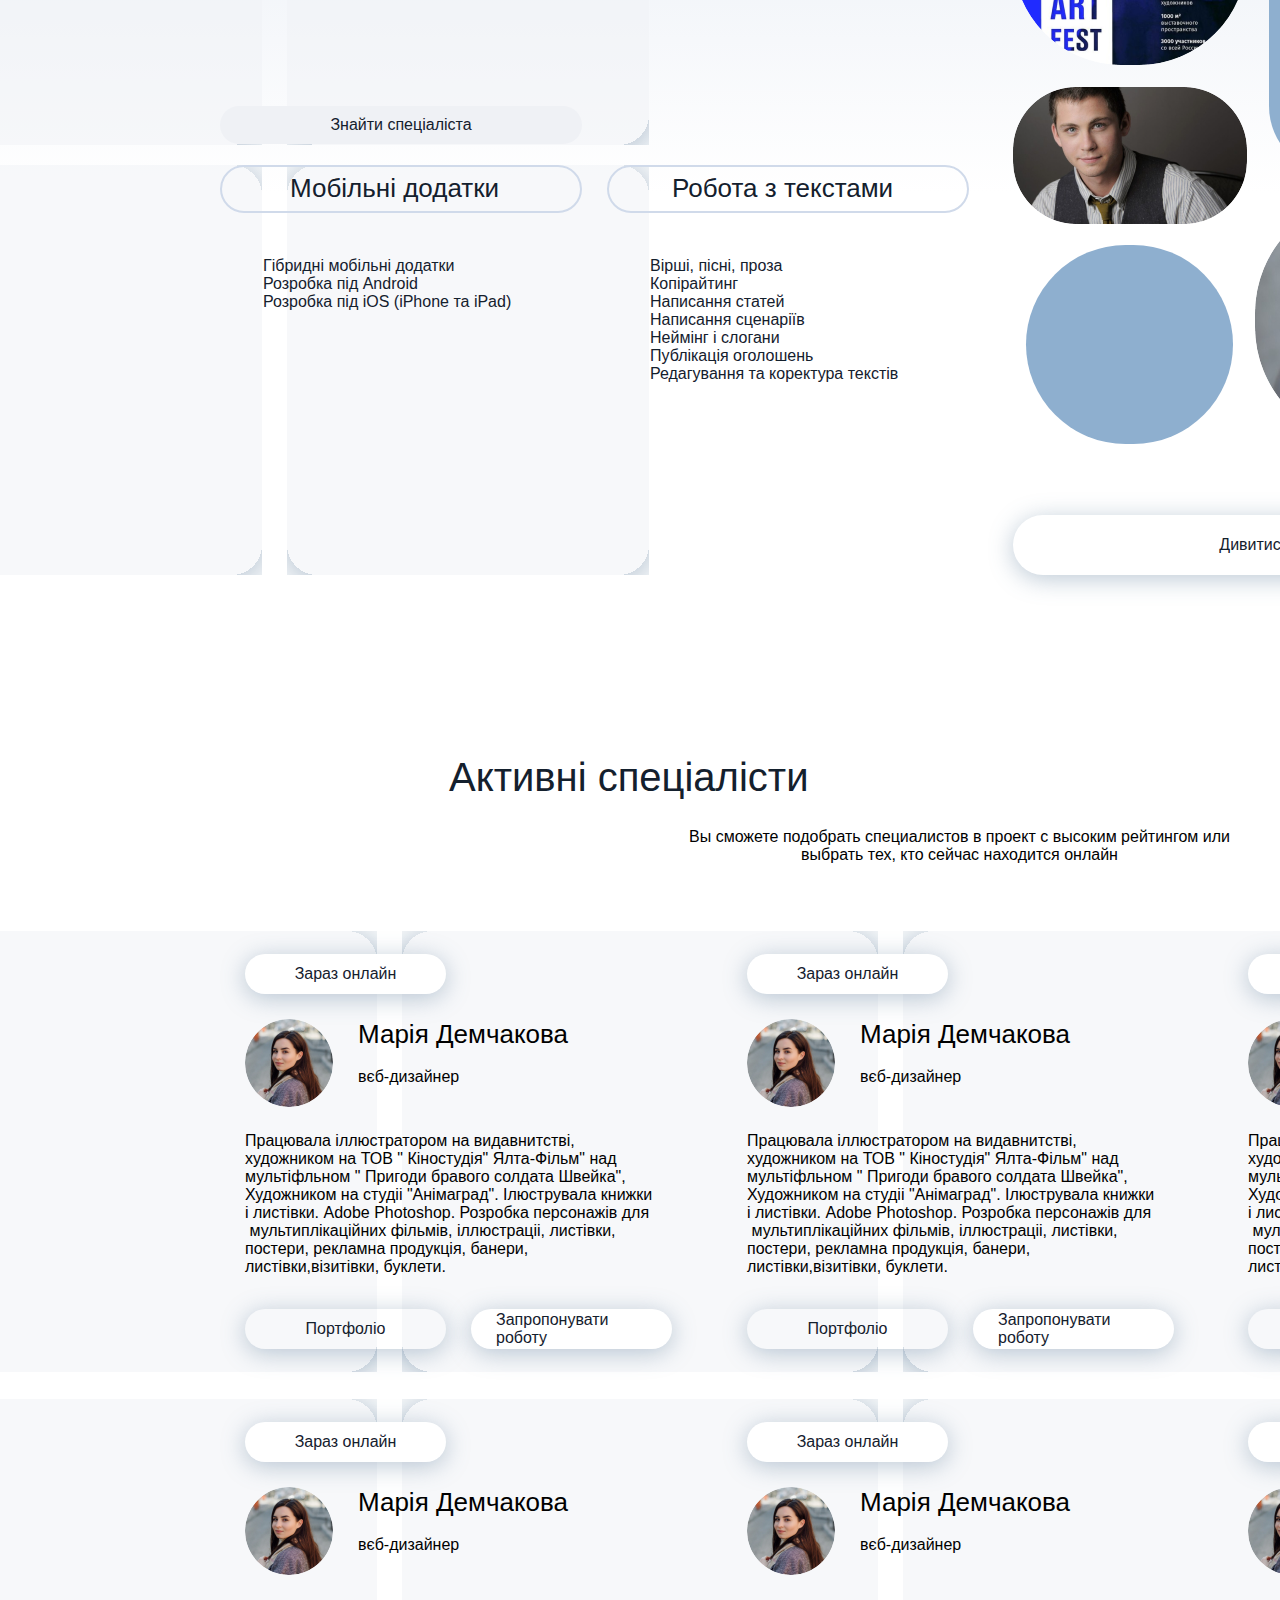
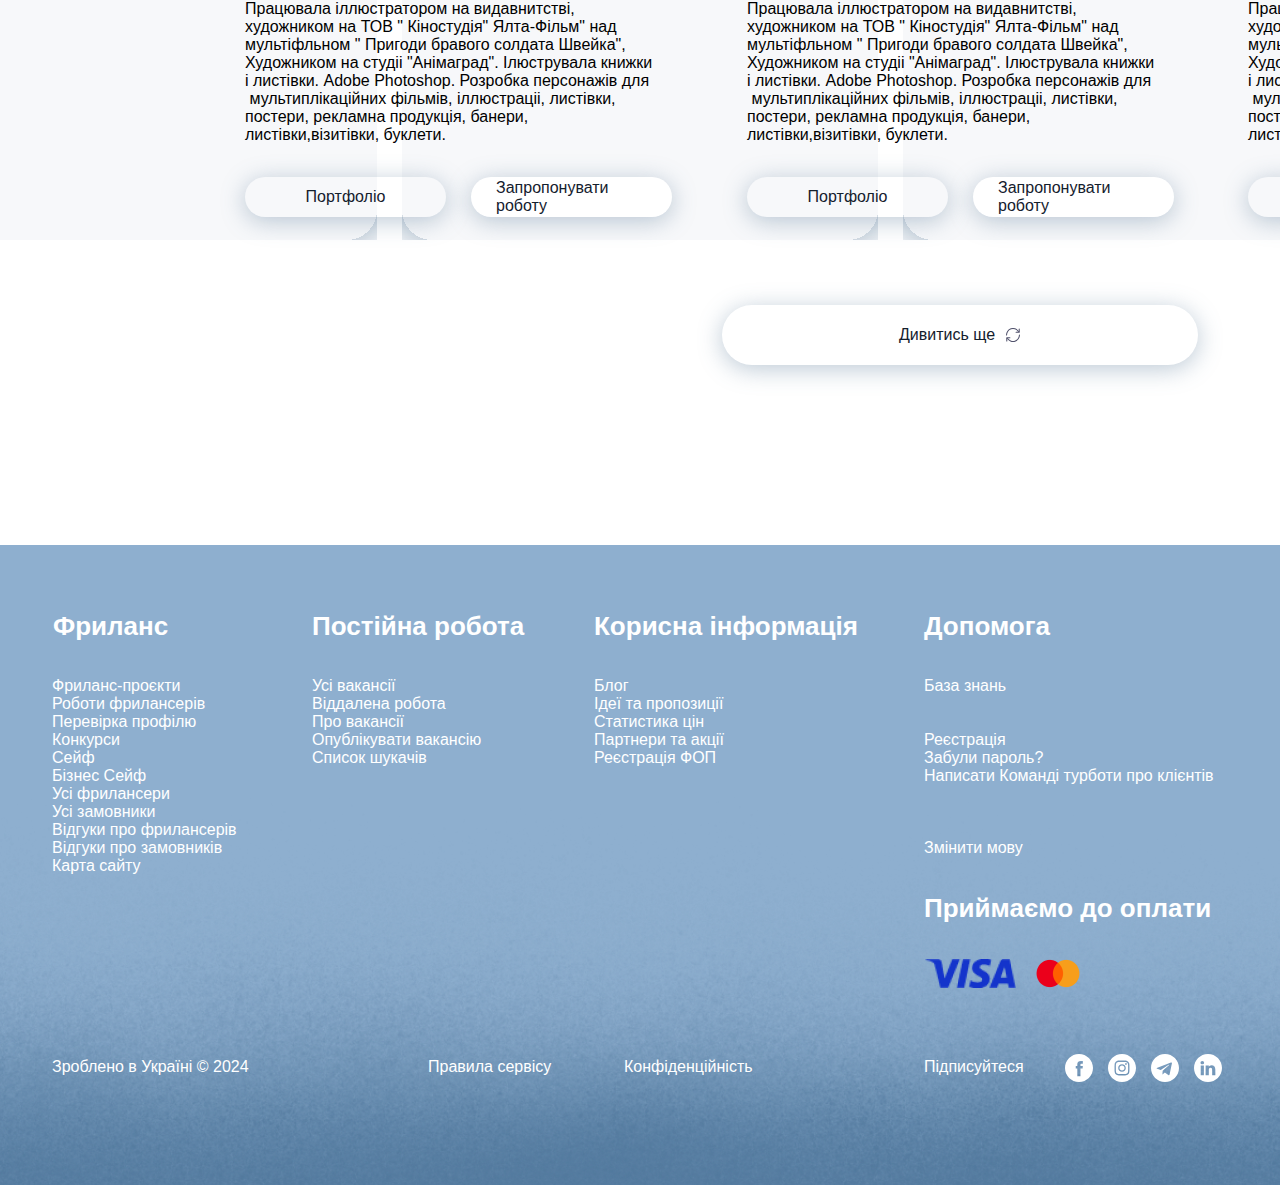
<file: user/index.html>
<!DOCTYPE html>
<html lang="en">
<head>
  <meta charset="UTF-8">
  <meta http-equiv="X-UA-Compatible" content="IE=edge">
  <meta name="viewport" content="width=device-width, initial-scale=1.0">
  <link rel="stylesheet" href="./vars.css">
  <link rel="stylesheet" href="./style.css">
  
  
  <style>
   a,
   button,
   input,
   select, h1,
   h2,
   h3,
   h4,
   h5,
   * {
   box-sizing: border-box;
   margin: 0;
   padding: 0;
   border: none;
   text-decoration: none;
   appearance: none;
   background: none;
   
   -webkit-font-smoothing: antialiased;
   }
   </style>
  <title>Document</title>
</head>
<body>
  <div class="div">
    <div class="div2">
      <div class="rectangle-22"></div>
      <div class="free-lance">
        <span>
          <span class="free-lance-span">Free</span>
          <span class="free-lance-span2">Lance</span>
        </span>
      </div>
      <div class="div3">Завдання</div>
      <div class="div4">Мої завдання</div>
      <div class="div5">Фрилансери</div>
      <div class="div6">Конкурси</div>
      <div class="frame-27">
        <div class="div7">+ Нове замовлення</div>
      </div>
      <img
        class="_79-f-8-e-609-de-5501-f-933907954-ab-63-a-2-de-2"
        src="_79-f-8-e-609-de-5501-f-933907954-ab-63-a-2-de-20.png"
      />
      <div class="vuesax-outline-notification">
        <img
          class="vuesax-outline-notification2"
          src="vuesax-outline-notification1.svg"
        />
      </div>
      <div class="vuesax-outline-search-normal">
        <img
          class="vuesax-outline-search-normal2"
          src="vuesax-outline-search-normal1.svg"
        />
      </div>
    </div>
    <div class="rectangle-38"></div>
    <div class="rectangle-39"></div>
    <div class="div8">
      <div class="rectangle-37"></div>
      <img class="img-1434-1" src="img-1434-10.png" />
      <div class="div9">
        Фриланс-проєкти
        <br />
        Роботи фрилансерів
        <br />
        Перевірка профілю
        <br />
        Конкурси
        <br />
        Сейф
        <br />
        Бізнес Сейф
        <br />
        Усі фрилансери
        <br />
        Усі замовники
        <br />
        Відгуки про фрилансерів
        <br />
        Відгуки про замовників
        <br />
        Карта сайту
      </div>
      <div class="div10">Фриланс</div>
      <div class="div11">
        Усі вакансії 
        <br />
        Віддалена робота
        <br />
        Про вакансії
        <br />
        Опублікувати вакансію
        <br />
        Список шукачів
      </div>
      <div class="div12">Постійна робота</div>
      <div class="div13">
        Блог
        <br />
        Ідеї та пропозиції
        <br />
        Статистика цін
        <br />
        Партнери та акції
        <br />
        Реєстрація ФОП
      </div>
      <div class="div14">Корисна інформація</div>
      <div class="div15">База знань</div>
      <div class="div16">Допомога</div>
      <div class="div17">
        Реєстрація
        <br />
        Забули пароль?
        <br />
        Написати Команді турботи про клієнтів
      </div>
      <div class="div18">Змінити мову</div>
      <div class="div19">Приймаємо до оплати</div>
      <img class="image-1" src="image-10.png" />
      <img class="image-2" src="image-20.png" />
      <div class="_2024">Зроблено в Україні © 2024</div>
      <div class="div20">Правила сервісу</div>
      <div class="div21">Конфіденційність</div>
      <div class="div22">Підписуйтеся</div>
      <div class="instagram-black">
        <img class="instagram" src="instagram0.svg" />
      </div>
      <div class="facebook-black">
        <img class="social-icons-black" src="social-icons-black0.svg" />
      </div>
      <div class="linked-in-white">
        <img class="linked-in" src="linked-in0.svg" />
      </div>
      <div class="telegram-white">
        <img class="telegram" src="telegram0.svg" />
      </div>
    </div>
    <img class="div23" src="div21.svg" />
    <div class="group-107">
      <div class="_9">
        Харків, Україна
        <br />
        Відповідає протягом доби
        <br />
        На сервісі 9 років
      </div>
      <div class="group-106">
        <div class="vuesax-outline-global">
          <img class="vuesax-outline-global2" src="vuesax-outline-global1.svg" />
        </div>
        <div class="vuesax-outline-watch">
          <img class="vuesax-outline-watch2" src="vuesax-outline-watch1.svg" />
        </div>
        <div class="vuesax-outline-house-2">
          <img
            class="vuesax-outline-house-22"
            src="vuesax-outline-house-21.svg"
          />
        </div>
      </div>
    </div>
    <div class="frame-61">
      <div class="div24">Замовник</div>
    </div>
    <div class="div25">Валентина Паненкова</div>
    <div class="div26">
      <div class="ellipse-114"></div>
      <div class="_7"> 7 хвилин тому</div>
    </div>
    <img
      class="_79-f-8-e-609-de-5501-f-933907954-ab-63-a-2-de-3"
      src="_79-f-8-e-609-de-5501-f-933907954-ab-63-a-2-de-30.png"
    />
    <img class="div27" src="div25.svg" />
    <div class="div28">Налаштування</div>
    <div class="div29">Профіль роботодавця</div>
    <div class="div30">Особисті дані</div>
    <div class="div31">Команда та нотатки</div>
    <div class="div32">Мої вакансії</div>
    <div class="div33">Мої конкурси</div>
    <div class="div34">Мої проєкти</div>
    <div class="div35">Кабінет</div>
    <img class="group-65" src="group-650.svg" />
    <div class="apartment-home-icon-uia">
      <img class="apartment-home-icon-uia2" src="apartment-home-icon-uia1.svg" />
    </div>
    <div class="vuesax-outline-brifecase-timer">
      <img
        class="vuesax-outline-brifecase-timer2"
        src="vuesax-outline-brifecase-timer1.svg"
      />
    </div>
    <div class="vuesax-outline-cup">
      <img class="vuesax-outline-cup2" src="vuesax-outline-cup1.svg" />
    </div>
    <div class="vuesax-outline-receipt">
      <img class="vuesax-outline-receipt2" src="vuesax-outline-receipt1.svg" />
    </div>
    <div class="vuesax-outline-profile-2-user">
      <img
        class="vuesax-outline-profile-2-user2"
        src="vuesax-outline-profile-2-user1.svg"
      />
    </div>
    <div class="vuesax-outline-setting-2">
      <img
        class="vuesax-outline-setting-22"
        src="vuesax-outline-setting-21.svg"
      />
    </div>
    <div class="vuesax-outline-folder-open">
      <img
        class="vuesax-outline-folder-open2"
        src="vuesax-outline-folder-open1.svg"
      />
    </div>
    <div class="vuesax-outline-user-octagon">
      <img
        class="vuesax-outline-user-octagon2"
        src="vuesax-outline-user-octagon1.svg"
      />
    </div>
    <div class="frame-59">
      <div class="div24">Заповненість профілю</div>
      <div class="group-96">
        <div class="rectangle-59"></div>
        <div class="rectangle-58"></div>
        <div class="ellipse-1142"></div>
        <div class="ellipse-115"></div>
      </div>
      <div class="_80-100">80% з 100</div>
    </div>
    <div class="frame-60">
      <div class="jhm">Конкурс Jhm відхилений модератором</div>
      <div class="_4">4 дні</div>
    </div>
    <div class="frame-612">
      <div class="_75-chat-gpt">
         75 ідей промптів ChatGPT для підприємців, викладачів та креативних
        спеціалістів
      </div>
      <div class="_4">4 дні</div>
    </div>
    <div class="frame-62">
      <div class="div36">
        Поради, як організувати довгострокову співпрацю з фрилансерами
      </div>
      <div class="_92">9 днів</div>
    </div>
    <div class="frame-63">
      <div class="chat-gpt">
        Інструкція, як швидко створити якісне ТЗ за допомогою ChatGPT: розробка
        сайтів
      </div>
      <div class="_10">10 днів</div>
    </div>
    <div class="div37">Каталог шукачів за спеціальностями</div>
    <div class="div38">Активні спеціалісти</div>
    <img class="div39" src="div38.svg" />
    <img class="div40" src="div39.svg" />
    <img class="div41" src="div40.svg" />
    <img class="div42" src="div41.svg" />
    <div class="rectangle-50"></div>
    <div class="rectangle-52"></div>
    <div class="rectangle-53"></div>
    <div class="div43">Розробка сайта</div>
    <div class="div44">
      Сайт під ключ
      <br />
      Протипіровання сайту
      <br />
      Дизайн сайту
      <br />
      Редизайн сайту
    </div>
    <div class="div45">
      Іконки та піксельна графіка
      <br />
      Ілюстрації та малюнки
      <br />
      Інфографіка
      <br />
      Банери
      <br />
      Візуалізація і моделювання
      <br />
      Векторна графіка
      <br />
      Дизайн інтерфейсів
      <br />
    </div>
    <div class="android-i-os-i-phone-i-pad">
      Гібридні мобільні додатки
      <br />
      Розробка під Android
      <br />
      Розробка під iOS (iPhone та iPad)
    </div>
    <div class="div46">
      Вірші, пісні, проза
      <br />
      Копірайтинг
      <br />
      Написання статей
      <br />
      Написання сценаріїв
      <br />
      Неймінг і слогани
      <br />
      Публікація оголошень
      <br />
      Редагування та коректура текстів
    </div>
    <div class="rectangle-51"></div>
    <div class="frame-28">
      <div class="div36">Знайти спеціаліста</div>
    </div>
    <div class="div47">Дизайн та арт</div>
    <div class="div48">Мобільні додатки</div>
    <div class="div49">Робота з текстами</div>
    <img class="div50" src="div50.svg" />
    <img class="div51" src="div51.svg" />
    <img class="div52" src="div52.svg" />
    <img class="div53" src="div53.svg" />
    <img class="div54" src="div54.svg" />
    <img class="div55" src="div55.svg" />
    <div class="frame-64">
      <div class="div36">Дивитись быльше</div>
      <img class="group-4" src="group-40.svg" />
    </div>
    <img
      class="woman-portrait-walking-in-the-street-1328-3257"
      src="woman-portrait-walking-in-the-street-1328-32570.png"
    />
    <img
      class="ce-0-c-5-a-7-e-75-cc-7-acc-79909-a-49-e-0274-e-8-d"
      src="ce-0-c-5-a-7-e-75-cc-7-acc-79909-a-49-e-0274-e-8-d0.png"
    />
    <img
      class="_6-afe-5-b-2255-c-328-ffacd-7-a-7-b-5-a-21-d-5703"
      src="_6-afe-5-b-2255-c-328-ffacd-7-a-7-b-5-a-21-d-57030.png"
    />
    <img
      class="_769-cb-4-b-0-cc-03-b-70-e-2-d-57356-ee-6-d-0"
      src="_769-cb-4-b-0-cc-03-b-70-e-2-d-57356-ee-6-d-00.png"
    />
    <img
      class="woman-posing-on-chair-144627-38946"
      src="woman-posing-on-chair-144627-389460.png"
    />
    <div class="rectangle-3176"></div>
    <div class="rectangle-3177"></div>
    <div class="frame-65">
      <div class="div36">Дивитись ще</div>
      <div class="full-redo-icon-uia">
        <div class="rectangle-3303"></div>
        <img class="group-5880" src="group-58800.svg" />
      </div>
    </div>
    <div class="div56">
      Вы сможете подобрать специалистов в проект с высоким рейтингом или выбрать
      тех, кто сейчас находится онлайн
    </div>
    <img
      class="woman-portrait-walking-in-the-street-1328-32572"
      src="woman-portrait-walking-in-the-street-1328-32571.png"
    />
    <div class="frame-66">
      <div class="div36">Зараз онлайн</div>
    </div>
    <div class="frame-67">
      <div class="div36">Портфоліо</div>
    </div>
    <div class="frame-68">
      <div class="div36">Запропонувати роботу</div>
    </div>
    <div class="div57">
      <span>
        <span class="div-57-span">
          Марія Демчакова
          <br />
        </span>
        <span class="div-57-span2">
          <br />
          вєб-дизайнер
        </span>
      </span>
    </div>
    <div class="adobe-photoshop">
      Працювала іллюстратором на видавнитстві, художником на ТОВ &quot;
      Кіностудія&quot; Ялта-Фільм&quot; над мультіфльном &quot; Пригоди бравого
      солдата Швейка&quot;, Художником на студіі &quot;Анімаград&quot;.
      Ілюструвала книжки і листівки. Adobe Photoshop. Розробка персонажів для
       мультиплікаційних фільмів, іллюстраціі, листівки, постери, рекламна
      продукція, банери, листівки,візитівки, буклети.
    </div>
    <img
      class="woman-portrait-walking-in-the-street-1328-32573"
      src="woman-portrait-walking-in-the-street-1328-32572.png"
    />
    <div class="frame-662">
      <div class="div36">Зараз онлайн</div>
    </div>
    <div class="frame-672">
      <div class="div36">Портфоліо</div>
    </div>
    <div class="frame-682">
      <div class="div36">Запропонувати роботу</div>
    </div>
    <div class="div58">
      <span>
        <span class="div-58-span">
          Марія Демчакова
          <br />
        </span>
        <span class="div-58-span2">
          <br />
          вєб-дизайнер
        </span>
      </span>
    </div>
    <div class="adobe-photoshop2">
      Працювала іллюстратором на видавнитстві, художником на ТОВ &quot;
      Кіностудія&quot; Ялта-Фільм&quot; над мультіфльном &quot; Пригоди бравого
      солдата Швейка&quot;, Художником на студіі &quot;Анімаград&quot;.
      Ілюструвала книжки і листівки. Adobe Photoshop. Розробка персонажів для
       мультиплікаційних фільмів, іллюстраціі, листівки, постери, рекламна
      продукція, банери, листівки,візитівки, буклети.
    </div>
    <img
      class="woman-portrait-walking-in-the-street-1328-32574"
      src="woman-portrait-walking-in-the-street-1328-32573.png"
    />
    <div class="frame-663">
      <div class="div36">Зараз онлайн</div>
    </div>
    <div class="frame-673">
      <div class="div36">Портфоліо</div>
    </div>
    <div class="frame-683">
      <div class="div36">Запропонувати роботу</div>
    </div>
    <div class="div59">
      <span>
        <span class="div-59-span">
          Марія Демчакова
          <br />
        </span>
        <span class="div-59-span2">
          <br />
          вєб-дизайнер
        </span>
      </span>
    </div>
    <div class="adobe-photoshop3">
      Працювала іллюстратором на видавнитстві, художником на ТОВ &quot;
      Кіностудія&quot; Ялта-Фільм&quot; над мультіфльном &quot; Пригоди бравого
      солдата Швейка&quot;, Художником на студіі &quot;Анімаград&quot;.
      Ілюструвала книжки і листівки. Adobe Photoshop. Розробка персонажів для
       мультиплікаційних фільмів, іллюстраціі, листівки, постери, рекламна
      продукція, банери, листівки,візитівки, буклети.
    </div>
    <img
      class="woman-portrait-walking-in-the-street-1328-32575"
      src="woman-portrait-walking-in-the-street-1328-32574.png"
    />
    <div class="frame-664">
      <div class="div36">Зараз онлайн</div>
    </div>
    <div class="frame-674">
      <div class="div36">Портфоліо</div>
    </div>
    <div class="frame-684">
      <div class="div36">Запропонувати роботу</div>
    </div>
    <div class="div60">
      <span>
        <span class="div-60-span">
          Марія Демчакова
          <br />
        </span>
        <span class="div-60-span2">
          <br />
          вєб-дизайнер
        </span>
      </span>
    </div>
    <div class="adobe-photoshop4">
      Працювала іллюстратором на видавнитстві, художником на ТОВ &quot;
      Кіностудія&quot; Ялта-Фільм&quot; над мультіфльном &quot; Пригоди бравого
      солдата Швейка&quot;, Художником на студіі &quot;Анімаград&quot;.
      Ілюструвала книжки і листівки. Adobe Photoshop. Розробка персонажів для
       мультиплікаційних фільмів, іллюстраціі, листівки, постери, рекламна
      продукція, банери, листівки,візитівки, буклети.
    </div>
    <img
      class="woman-portrait-walking-in-the-street-1328-32576"
      src="woman-portrait-walking-in-the-street-1328-32575.png"
    />
    <div class="frame-665">
      <div class="div36">Зараз онлайн</div>
    </div>
    <div class="frame-675">
      <div class="div36">Портфоліо</div>
    </div>
    <div class="frame-685">
      <div class="div36">Запропонувати роботу</div>
    </div>
    <div class="div61">
      <span>
        <span class="div-61-span">
          Марія Демчакова
          <br />
        </span>
        <span class="div-61-span2">
          <br />
          вєб-дизайнер
        </span>
      </span>
    </div>
    <div class="adobe-photoshop5">
      Працювала іллюстратором на видавнитстві, художником на ТОВ &quot;
      Кіностудія&quot; Ялта-Фільм&quot; над мультіфльном &quot; Пригоди бравого
      солдата Швейка&quot;, Художником на студіі &quot;Анімаград&quot;.
      Ілюструвала книжки і листівки. Adobe Photoshop. Розробка персонажів для
       мультиплікаційних фільмів, іллюстраціі, листівки, постери, рекламна
      продукція, банери, листівки,візитівки, буклети.
    </div>
    <img
      class="woman-portrait-walking-in-the-street-1328-32577"
      src="woman-portrait-walking-in-the-street-1328-32576.png"
    />
    <div class="frame-666">
      <div class="div36">Зараз онлайн</div>
    </div>
    <div class="frame-676">
      <div class="div36">Портфоліо</div>
    </div>
    <div class="frame-686">
      <div class="div36">Запропонувати роботу</div>
    </div>
    <div class="div62">
      <span>
        <span class="div-62-span">
          Марія Демчакова
          <br />
        </span>
        <span class="div-62-span2">
          <br />
          вєб-дизайнер
        </span>
      </span>
    </div>
    <div class="adobe-photoshop6">
      Працювала іллюстратором на видавнитстві, художником на ТОВ &quot;
      Кіностудія&quot; Ялта-Фільм&quot; над мультіфльном &quot; Пригоди бравого
      солдата Швейка&quot;, Художником на студіі &quot;Анімаград&quot;.
      Ілюструвала книжки і листівки. Adobe Photoshop. Розробка персонажів для
       мультиплікаційних фільмів, іллюстраціі, листівки, постери, рекламна
      продукція, банери, листівки,візитівки, буклети.
    </div>
  </div>
  
</body>
</html>
</file>
<file: login/vars.css>
/* Figma Styles of your File */
:root {
  /* Colors */
  --01: #05141b;
  --02: #14202d;
  --03: #253745;
  --04: #587897;
  --05: #8eafcf;
  --06: #d0daea;
  --07: #eff1f5;
  --08: #001aff;
  --09: #ffffff;

  /* Fonts */
  /* Effects */
}
</file>
<file: login/style.css>
.div,
.div * {
  box-sizing: border-box;
}
.div {
  background: #ffffff;
  height: 1225px;
  position: relative;
  overflow: hidden;
}
.group-25 {
  position: absolute;
  inset: 0;
}
.rectangle-38 {
  background: linear-gradient(
    180deg,
    rgba(208, 218, 234, 1) 0%,
    rgba(255, 255, 255, 1) 100%
  );
  width: 1920px;
  height: 613px;
  position: absolute;
  left: 0px;
  top: 612px;
}
.rectangle-39 {
  background: linear-gradient(
    180deg,
    rgba(208, 218, 234, 1) 0%,
    rgba(255, 255, 255, 1) 100%
  );
  width: 1920px;
  height: 613px;
  position: absolute;
  left: 1920px;
  top: 613px;
  transform-origin: 0 0;
  transform: rotate(-180deg) scale(1, 1);
}
.group-34 {
  position: absolute;
  inset: 0;
}
.ellipse-14 {
  background: var(--05, #8eafcf);
  border-radius: 50%;
  width: 374.34px;
  height: 374.34px;
  position: absolute;
  left: 1167px;
  top: 164px;
  filter: blur(62.7px);
}
.ellipse-15 {
  background: var(--04, #587897);
  border-radius: 50%;
  width: 293px;
  height: 293px;
  position: absolute;
  left: 1394px;
  top: 677px;
  filter: blur(46.9px);
}
.img-1510-1 {
  width: 568px;
  height: 898px;
  position: absolute;
  left: 1132px;
  top: 164px;
  object-fit: cover;
}
._700-nw-1-9 {
  border-radius: 0px;
  width: 878px;
  height: 1318px;
  position: absolute;
  left: calc(50% - 740px);
  top: calc(50% - 659.5px);
  overflow: visible;
}
.group-37 {
  position: absolute;
  inset: 0;
}
.div2 {
  background: var(--04, #587897);
  border-radius: 30px;
  padding: 15px 25px 15px 25px;
  display: flex;
  flex-direction: row;
  gap: 10px;
  align-items: center;
  justify-content: center;
  width: 617px;
  height: 63px;
  position: absolute;
  left: calc(50% - 610px);
  top: 657px;
  box-shadow: 18px 18px 30px 0px rgba(148, 165, 180, 1),
    -18px -18px 30px 0px rgba(255, 255, 255, 0.6);
}
.text {
  color: var(--09, #ffffff);
  text-align: center;
  font-family: "Inter-Light", sans-serif;
  font-size: 26px;
  line-height: 150%;
  font-weight: 300;
  position: relative;
}
.div3 {
  color: var(--04, #587897);
  text-align: center;
  font-family: "Inter-Light", sans-serif;
  font-size: 26px;
  line-height: 150%;
  font-weight: 300;
  position: absolute;
  left: calc(50% - 509px);
  top: 307px;
  width: 414px;
  height: 36px;
}
.group-28 {
  width: 615px;
  height: 49px;
  position: static;
}
.rectangle-40 {
  border-radius: 30px;
  border-style: solid;
  border-color: var(--09, #ffffff);
  border-width: 2px;
  width: 575px;
  height: 49px;
  position: absolute;
  left: 392px;
  top: 431px;
}
._2 {
  background: #ffffff;
  border-radius: 30px;
  padding: 15px 25px 15px 25px;
  display: flex;
  flex-direction: row;
  gap: 10px;
  align-items: center;
  justify-content: center;
  width: 172px;
  height: 49px;
  position: absolute;
  left: calc(50% - 608px);
  top: calc(50% - 181.5px);
  box-shadow: 18px 18px 30px 0px rgba(148, 165, 180, 1),
    -18px -18px 30px 0px rgba(255, 255, 255, 0.6);
}
.e-mail {
  color: var(--02, #14202d);
  text-align: center;
  font-family: "Inter-Light", sans-serif;
  font-size: 16px;
  line-height: 150%;
  font-weight: 300;
  position: relative;
}
.vector-27 {
  width: 0px;
  height: 19px;
  position: absolute;
  left: 579px;
  top: 446px;
  overflow: visible;
}
.group-32 {
  width: 615px;
  height: 49px;
  position: static;
}
.rectangle-43 {
  border-radius: 30px;
  border-style: solid;
  border-color: var(--09, #ffffff);
  border-width: 2px;
  width: 549px;
  height: 49px;
  position: absolute;
  left: 418px;
  top: 521px;
}
._22 {
  background: #ffffff;
  border-radius: 30px;
  padding: 15px 25px 15px 25px;
  display: flex;
  flex-direction: row;
  gap: 10px;
  align-items: center;
  justify-content: center;
  width: 170px;
  height: 49px;
  position: absolute;
  left: calc(50% - 608px);
  top: calc(50% - 91.5px);
  box-shadow: 18px 18px 30px 0px rgba(148, 165, 180, 1),
    -18px -18px 30px 0px rgba(255, 255, 255, 0.6);
}
.div4 {
  color: var(--02, #14202d);
  text-align: center;
  font-family: "Inter-Light", sans-serif;
  font-size: 16px;
  line-height: 150%;
  font-weight: 300;
  position: relative;
  width: 225px;
}
.vector-30 {
  width: 0px;
  height: 20px;
  position: absolute;
  left: 579px;
  top: 536px;
  overflow: visible;
}
</file>
<file: project-add/vars.css>
/* Figma Styles of your File */
:root {
  /* Colors */
  --01: #05141b;
  --02: #14202d;
  --03: #253745;
  --04: #587897;
  --05: #8eafcf;
  --06: #d0daea;
  --07: #eff1f5;
  --08: #001aff;
  --09: #ffffff;

  /* Fonts */
  /* Effects */
}
</file>
<file: project-add/style.css>
.div,
.div * {
  box-sizing: border-box;
}
.div {
  background: #ffffff;
  height: 2763px;
  position: relative;
  overflow: hidden;
}
.div2 {
  width: 1480px;
  height: 42px;
  position: absolute;
  left: calc(50% - 740px);
  top: 30px;
}
.rectangle-22 {
  background: #a9cef2;
  border-radius: 6px;
  width: 42px;
  height: 42px;
  position: absolute;
  left: 0px;
  top: 0px;
}
.free-lance {
  color: var(--02, #14202d);
  text-align: left;
  font-family: "-", sans-serif;
  font-size: 26px;
  font-weight: 400;
  position: absolute;
  left: 53px;
  top: 5px;
  width: 130px;
  height: 37px;
}
.free-lance-span {
  color: var(--02, #14202d);
  font-family: "Karla-ExtraBold", sans-serif;
  font-size: 26px;
  font-weight: 800;
}
.free-lance-span2 {
  color: var(--02, #14202d);
  font-family: "Karla-Light", sans-serif;
  font-size: 26px;
  font-weight: 300;
}
.div3 {
  color: var(--02, #14202d);
  text-align: left;
  font-family: "Inter-Light", sans-serif;
  font-size: 16px;
  font-weight: 300;
  position: absolute;
  left: 502px;
  top: 12px;
}
.div4 {
  color: var(--02, #14202d);
  text-align: left;
  font-family: "Inter-Light", sans-serif;
  font-size: 16px;
  font-weight: 300;
  position: absolute;
  left: 294px;
  top: 12px;
}
.div5 {
  color: var(--02, #14202d);
  text-align: left;
  font-family: "Inter-Light", sans-serif;
  font-size: 16px;
  font-weight: 300;
  position: absolute;
  left: 681px;
  top: 12px;
}
.div6 {
  color: var(--02, #14202d);
  text-align: left;
  font-family: "Inter-Light", sans-serif;
  font-size: 16px;
  font-weight: 300;
  position: absolute;
  left: 882px;
  top: 12px;
}
.frame-27 {
  background: var(--04, #587897);
  border-radius: 20px;
  padding: 10px 20px 10px 20px;
  display: flex;
  flex-direction: row;
  gap: 10px;
  align-items: center;
  justify-content: center;
  position: absolute;
  left: 1059px;
  top: 1px;
}
.div7 {
  color: var(--09, #ffffff);
  text-align: left;
  font-family: "Inter-Light", sans-serif;
  font-size: 16px;
  font-weight: 300;
  position: relative;
}
._79-f-8-e-609-de-5501-f-933907954-ab-63-a-2-de-2 {
  border-radius: 123px;
  width: 41px;
  height: 41px;
  position: absolute;
  left: 1439px;
  top: -1px;
  object-fit: cover;
}
.vuesax-outline-notification {
  width: 28px;
  height: 34px;
  position: absolute;
  left: 1371px;
  top: 3px;
}
.vuesax-outline-notification2 {
  height: auto;
  position: absolute;
  left: -4.67px;
  top: -1.55px;
  overflow: visible;
}
.vuesax-outline-search-normal {
  width: 39px;
  height: 34px;
  position: absolute;
  left: 1292px;
  top: 4px;
}
.vuesax-outline-search-normal2 {
  height: auto;
  position: absolute;
  left: 0px;
  top: -2.27px;
  overflow: visible;
}
.group-57 {
  position: absolute;
  inset: 0;
}
.rectangle-38 {
  background: linear-gradient(
    180deg,
    rgba(208, 218, 234, 1) 0%,
    rgba(255, 255, 255, 1) 100%
  );
  width: 1920px;
  height: 809.66px;
  position: absolute;
  left: 0px;
  top: 900.34px;
}
.rectangle-39 {
  background: linear-gradient(
    180deg,
    rgba(208, 218, 234, 1) 0%,
    rgba(255, 255, 255, 1) 100%
  );
  width: 1920px;
  height: 809.66px;
  position: absolute;
  left: 1920px;
  top: 901.66px;
  transform-origin: 0 0;
  transform: rotate(-180deg) scale(1, 1);
}
.ellipse-19 {
  background: var(--06, #d0daea);
  border-radius: 50%;
  width: 375.02px;
  height: 375.02px;
  position: absolute;
  left: 1531px;
  top: 1399px;
  filter: blur(62.7px);
}
.ellipse-121 {
  background: var(--06, #d0daea);
  border-radius: 50%;
  width: 375.02px;
  height: 375.02px;
  position: absolute;
  left: 59px;
  top: 1769px;
  filter: blur(62.7px);
}
.div8 {
  color: var(--02, #14202d);
  text-align: left;
  font-family: "Inter-SemiBold", sans-serif;
  font-size: 40px;
  font-weight: 600;
  position: absolute;
  left: calc(50% - 740px);
  top: 117px;
}
.div9 {
  border-radius: 0px;
  width: 1480px;
  height: 2097px;
  position: absolute;
  left: calc(50% - 740px);
  top: calc(50% - 931.5px);
  overflow: visible;
}
._7 {
  position: absolute;
  inset: 0;
}
.rectangle-40 {
  border-radius: 30px;
  border-style: solid;
  border-color: var(--09, #ffffff);
  border-width: 2px;
  width: 1279.96px;
  height: 49px;
  position: absolute;
  left: 364.04px;
  top: 517px;
}
._2 {
  background: var(--09, #ffffff);
  border-radius: 30px;
  border-style: solid;
  border-color: var(--09, #ffffff);
  border-width: 1px;
  padding: 15px 25px 15px 25px;
  display: flex;
  flex-direction: row;
  gap: 10px;
  align-items: center;
  justify-content: center;
  width: 378.42px;
  height: 49px;
  position: absolute;
  left: calc(50% - 685px);
  top: calc(50% - 864.5px);
}
.div10 {
  color: var(--02, #14202d);
  text-align: center;
  font-family: "Inter-Light", sans-serif;
  font-size: 16px;
  line-height: 150%;
  font-weight: 300;
  position: relative;
}
.vector-27 {
  width: 0px;
  height: 20px;
  position: absolute;
  left: 780.31px;
  top: 531px;
  overflow: visible;
}
.group-56 {
  position: absolute;
  inset: 0;
}
._1 {
  width: 351.19px;
  height: 153.4px;
  position: static;
}
.frame-23 {
  background: var(--09, #ffffff);
  border-radius: 30px;
  padding: 20px 35px 20px 35px;
  display: flex;
  flex-direction: row;
  gap: 10px;
  align-items: center;
  justify-content: center;
  position: absolute;
  left: 259.43px;
  top: 267.92px;
  box-shadow: 0px 4px 4px 0px rgba(88, 120, 151, 0.25);
}
.div11 {
  color: var(--02, #14202d);
  text-align: center;
  font-family: "-", sans-serif;
  font-size: 16px;
  font-weight: 400;
  position: relative;
  width: 241.76px;
}
.div-11-span {
  color: var(--02, #14202d);
  font-family: "Inter-SemiBold", sans-serif;
  font-size: 16px;
  font-weight: 600;
}
.div-11-span2 {
  color: var(--02, #14202d);
  font-family: "Inter-Light", sans-serif;
  font-size: 16px;
  font-weight: 300;
}
.group-39 {
  width: 73.22px;
  height: 74.81px;
  position: static;
}
.ellipse-4 {
  background: #ffffff;
  border-radius: 50%;
  width: 73.22px;
  height: 74.81px;
  position: absolute;
  left: 220px;
  top: 230.51px;
  box-shadow: 6px 7px 17px 0px rgba(88, 120, 151, 0.51),
    -8px -6px 7.2px 0px rgba(255, 255, 255, 0.5);
}
._12 {
  color: var(--04, #587897);
  text-align: center;
  font-family: "Inter-SemiBold", sans-serif;
  font-size: 40px;
  line-height: 150%;
  font-weight: 600;
  position: absolute;
  left: 246.72px;
  top: 237.59px;
  width: 19.79px;
  height: 60.65px;
}
.group-42 {
  width: 347.44px;
  height: 153.4px;
  position: static;
}
.frame-24 {
  background: var(--09, #ffffff);
  border-radius: 30px;
  padding: 20px 35px 20px 35px;
  display: flex;
  flex-direction: row;
  gap: 10px;
  align-items: center;
  justify-content: center;
  position: absolute;
  left: 635.78px;
  top: 267.92px;
  box-shadow: 0px 4px 4px 0px rgba(88, 120, 151, 0.25);
}
.div-11-span3 {
  color: var(--02, #14202d);
  font-family: "Inter-SemiBold", sans-serif;
  font-size: 16px;
  font-weight: 600;
}
.div-11-span4 {
  color: var(--02, #14202d);
  font-family: "Inter-Light", sans-serif;
  font-size: 16px;
  font-weight: 300;
}
.group-38 {
  width: 73.22px;
  height: 74.81px;
  position: static;
}
.ellipse-5 {
  background: #ffffff;
  border-radius: 50%;
  width: 73.22px;
  height: 74.81px;
  position: absolute;
  left: 600.1px;
  top: 230.51px;
  box-shadow: 6px 7px 17px 0px rgba(88, 120, 151, 0.51),
    -8px -6px 7.2px 0px rgba(255, 255, 255, 0.5);
}
._22 {
  color: var(--04, #587897);
  text-align: center;
  font-family: "Inter-SemiBold", sans-serif;
  font-size: 40px;
  line-height: 150%;
  font-weight: 600;
  position: absolute;
  left: 623.85px;
  top: 237.59px;
  width: 24.74px;
  height: 60.65px;
}
.group-43 {
  width: 347.43px;
  height: 153.4px;
  position: static;
}
.frame-25 {
  background: var(--09, #ffffff);
  border-radius: 30px;
  padding: 20px 35px 20px 35px;
  display: flex;
  flex-direction: row;
  gap: 10px;
  align-items: center;
  justify-content: center;
  position: absolute;
  left: 1011.83px;
  top: 267.92px;
  box-shadow: 0px 4px 4px 0px rgba(88, 120, 151, 0.25);
}
.div-11-span5 {
  color: var(--02, #14202d);
  font-family: "Inter-SemiBold", sans-serif;
  font-size: 16px;
  font-weight: 600;
}
.div-11-span6 {
  color: var(--02, #14202d);
  font-family: "Inter-Light", sans-serif;
  font-size: 16px;
  font-weight: 300;
}
.group-40 {
  width: 73.22px;
  height: 74.81px;
  position: static;
}
.ellipse-6 {
  background: #ffffff;
  border-radius: 50%;
  width: 73.22px;
  height: 74.81px;
  position: absolute;
  left: 976.16px;
  top: 230.51px;
  box-shadow: 6px 7px 17px 0px rgba(88, 120, 151, 0.51),
    -8px -6px 7.2px 0px rgba(255, 255, 255, 0.5);
}
._3 {
  color: var(--04, #587897);
  text-align: center;
  font-family: "Inter-SemiBold", sans-serif;
  font-size: 40px;
  line-height: 150%;
  font-weight: 600;
  position: absolute;
  left: 998.92px;
  top: 237.59px;
  width: 26.72px;
  height: 60.65px;
}
.group-45 {
  width: 347.41px;
  height: 153.4px;
  position: static;
}
.frame-26 {
  background: var(--09, #ffffff);
  border-radius: 30px;
  padding: 20px 35px 20px 35px;
  display: flex;
  flex-direction: row;
  gap: 10px;
  align-items: center;
  justify-content: center;
  position: absolute;
  left: 1387.87px;
  top: 267.92px;
  box-shadow: 0px 4px 4px 0px rgba(88, 120, 151, 0.25);
}
.div-11-span7 {
  color: var(--02, #14202d);
  font-family: "Inter-SemiBold", sans-serif;
  font-size: 16px;
  font-weight: 600;
}
.div-11-span8 {
  color: var(--02, #14202d);
  font-family: "Inter-Light", sans-serif;
  font-size: 16px;
  font-weight: 300;
}
.group-44 {
  width: 73.22px;
  height: 74.81px;
  position: static;
}
.ellipse-7 {
  background: #ffffff;
  border-radius: 50%;
  width: 73.22px;
  height: 74.81px;
  position: absolute;
  left: 1352.22px;
  top: 230.51px;
  box-shadow: 6px 7px 17px 0px rgba(88, 120, 151, 0.51),
    -8px -6px 7.2px 0px rgba(255, 255, 255, 0.5);
}
._4 {
  color: var(--04, #587897);
  text-align: center;
  font-family: "Inter-SemiBold", sans-serif;
  font-size: 40px;
  line-height: 150%;
  font-weight: 600;
  position: absolute;
  left: 1374.98px;
  top: 237.59px;
  width: 26.72px;
  height: 60.65px;
}
.div12 {
  background: var(--09, #ffffff);
  border-radius: 30px;
  padding: 35px 25px 35px 25px;
  display: flex;
  flex-direction: column;
  gap: 10px;
  align-items: flex-start;
  justify-content: flex-start;
  width: 1368px;
  height: 229px;
  position: absolute;
  left: calc(50% - 684px);
  top: 689px;
}
.div13 {
  color: var(--06, #d0daea);
  text-align: left;
  font-family: "Inter-Regular", sans-serif;
  font-size: 16px;
  line-height: 150%;
  font-weight: 400;
  position: relative;
}
.group-63 {
  position: absolute;
  inset: 0;
}
._72 {
  width: 1369px;
  height: 49px;
  position: static;
}
.rectangle-402 {
  border-radius: 30px;
  border-style: solid;
  border-color: var(--09, #ffffff);
  border-width: 2px;
  width: 1279.96px;
  height: 49px;
  position: absolute;
  left: 364.04px;
  top: 603px;
}
._23 {
  background: var(--09, #ffffff);
  border-radius: 30px;
  padding: 15px 25px 15px 25px;
  display: flex;
  flex-direction: row;
  gap: 10px;
  align-items: center;
  justify-content: center;
  width: 378.42px;
  height: 49px;
  position: absolute;
  left: calc(50% - 685px);
  top: calc(50% - 778.5px);
}
.vector-28 {
  width: 0px;
  height: 20px;
  position: absolute;
  left: 780.63px;
  top: 618px;
  overflow: visible;
}
.div14 {
  width: 597.56px;
  height: 27px;
  position: static;
}
.vuesax-outline-smallcaps {
  width: 21.98px;
  height: 21px;
  position: absolute;
  left: 983.48px;
  top: 618px;
}
.vuesax-outline-smallcaps2 {
  width: 109.09%;
  height: 114.29%;
  position: absolute;
  right: -4.55%;
  left: -4.55%;
  bottom: -4.76%;
  top: -9.52%;
}
.vuesax-outline-smallcaps3 {
  height: auto;
  position: absolute;
  left: 0px;
  top: 0px;
  overflow: visible;
}
.vuesax-outline-text-bold {
  width: 15.99px;
  height: 22px;
  position: absolute;
  left: 779.63px;
  top: 617px;
}
.vuesax-outline-text-bold2 {
  width: 150%;
  height: 109.09%;
  position: absolute;
  right: -25%;
  left: -25%;
  bottom: -4.55%;
  top: -4.55%;
}
.vuesax-outline-text-bold3 {
  height: auto;
  position: absolute;
  left: 0px;
  top: 0px;
  overflow: visible;
}
.vuesax-outline-text-italic {
  width: 15.99px;
  height: 20px;
  position: absolute;
  left: 845.58px;
  top: 618px;
}
.vuesax-outline-text-italic2 {
  width: 150%;
  height: 120%;
  position: absolute;
  right: -25%;
  left: -25%;
  bottom: -10%;
  top: -10%;
}
.vuesax-outline-text-italic3 {
  height: auto;
  position: absolute;
  left: 0px;
  top: 0px;
  overflow: visible;
}
.vuesax-outline-link-2 {
  width: 21.98px;
  height: 22px;
  position: absolute;
  left: 1204.32px;
  top: 617px;
}
.vuesax-outline-link-22 {
  width: 118.18%;
  height: 118.18%;
  position: absolute;
  right: -9.09%;
  left: -9.09%;
  bottom: -9.09%;
  top: -9.09%;
}
.vuesax-outline-link-23 {
  height: auto;
  position: absolute;
  left: 0px;
  top: 0px;
  overflow: visible;
}
.vuesax-outline-video {
  width: 26.98px;
  height: 27px;
  position: absolute;
  left: 1350.21px;
  top: 615px;
}
.vuesax-outline-video2 {
  height: auto;
  position: absolute;
  left: 0px;
  top: 0px;
  overflow: visible;
}
.vuesax-outline-gallery {
  width: 23.98px;
  height: 24px;
  position: absolute;
  left: 1276.27px;
  top: 617px;
}
.vuesax-outline-gallery2 {
  height: auto;
  position: absolute;
  left: 0px;
  top: 0px;
  overflow: visible;
}
.happy-face {
  width: 21.98px;
  height: 22px;
  position: absolute;
  left: calc(50% - 48.47px);
  top: calc(50% - 764.5px);
  overflow: visible;
}
.list {
  width: 24.98px;
  height: 20px;
  position: absolute;
  left: calc(50% - -95.43px);
  top: calc(50% - 764.5px);
  overflow: visible;
}
.group-59 {
  width: 23.98px;
  height: 21px;
  position: static;
}
.group-58 {
  width: 4px;
  height: 21px;
  position: static;
}
._13 {
  color: var(--02, #14202d);
  text-align: center;
  font-family: "Inter-ExtraBold", sans-serif;
  font-size: 4px;
  line-height: 150%;
  font-weight: 800;
  position: absolute;
  left: 1130.38px;
  top: 617px;
  width: 4px;
  height: 5px;
}
._24 {
  color: var(--02, #14202d);
  text-align: center;
  font-family: "Inter-ExtraBold", sans-serif;
  font-size: 4px;
  line-height: 150%;
  font-weight: 800;
  position: absolute;
  left: 1130.38px;
  top: 625px;
  width: 4px;
  height: 5px;
}
._32 {
  color: var(--02, #14202d);
  text-align: center;
  font-family: "Inter-ExtraBold", sans-serif;
  font-size: 4px;
  line-height: 150%;
  font-weight: 800;
  position: absolute;
  left: 1130.38px;
  top: 633px;
  width: 4px;
  height: 5px;
}
.list2 {
  width: 17.99px;
  height: 20px;
  position: absolute;
  left: 1136.37px;
  top: 618px;
}
.list3 {
  width: 138.89%;
  height: 100%;
  position: absolute;
  right: 0%;
  left: -38.89%;
  bottom: 0%;
  top: 0%;
  overflow: visible;
}
._0-100 {
  color: var(--02, #14202d);
  text-align: left;
  font-family: "Inter-Light", sans-serif;
  font-size: 16px;
  line-height: 150%;
  font-weight: 300;
  position: absolute;
  left: 276px;
  top: 955px;
}
.div15 {
  position: absolute;
  inset: 0;
}
.rectangle-50 {
  background: var(--09, #ffffff);
  border-radius: 30px;
  width: 1368px;
  height: 216px;
  position: absolute;
  left: 276px;
  top: 1016px;
}
.group-5924 {
  width: 715px;
  height: 142px;
  position: static;
}
._25 {
  background: var(--06, #d0daea);
  border-radius: 30px;
  padding: 15px 25px 15px 25px;
  display: flex;
  flex-direction: row;
  gap: 10px;
  align-items: center;
  justify-content: center;
  width: 379px;
  height: 58px;
  position: absolute;
  left: 301px;
  top: 1053px;
}
.div16 {
  color: var(--03, #253745);
  text-align: center;
  font-family: "Inter-SemiBold", sans-serif;
  font-size: 16px;
  line-height: 150%;
  font-weight: 600;
  position: relative;
}
.div17 {
  color: var(--06, #d0daea);
  text-align: center;
  font-family: "Inter-SemiBold", sans-serif;
  font-size: 40px;
  line-height: 150%;
  font-weight: 600;
  position: absolute;
  left: 304px;
  top: 1135px;
}
._4-mb {
  color: var(--02, #14202d);
  text-align: left;
  font-family: "Inter-Light", sans-serif;
  font-size: 16px;
  line-height: 150%;
  font-weight: 300;
  position: absolute;
  left: 275px;
  top: 1269px;
  width: 1316px;
}
._26 {
  background: var(--09, #ffffff);
  border-radius: 30px;
  padding: 15px 25px 15px 25px;
  display: flex;
  flex-direction: row;
  gap: 10px;
  align-items: center;
  justify-content: center;
  width: 378.7px;
  height: 49px;
  position: absolute;
  left: calc(50% - 684px);
  top: calc(50% - 27.5px);
}
.div18 {
  color: #000000;
  text-align: center;
  font-family: "Inter-Light", sans-serif;
  font-size: 16px;
  line-height: 150%;
  font-weight: 300;
  position: absolute;
  left: 958px;
  top: 1368px;
}
._8 {
  position: absolute;
  inset: 0;
}
._27 {
  background: var(--09, #ffffff);
  border-radius: 30px;
  padding: 15px 25px 15px 25px;
  display: flex;
  flex-direction: row;
  gap: 10px;
  align-items: center;
  justify-content: center;
  width: 325px;
  height: 49px;
  position: absolute;
  left: calc(50% - 275px);
  top: calc(50% - 27.5px);
}
._12-04-2024 {
  color: var(--02, #14202d);
  text-align: center;
  font-family: "Inter-Light", sans-serif;
  font-size: 16px;
  line-height: 150%;
  font-weight: 300;
  position: relative;
}
._28 {
  background: var(--09, #ffffff);
  border-radius: 30px;
  padding: 15px 25px 15px 25px;
  display: flex;
  flex-direction: row;
  gap: 10px;
  align-items: center;
  justify-content: center;
  width: 378.7px;
  height: 49px;
  position: absolute;
  left: calc(50% - 684px);
  top: calc(50% - -58.5px);
}
._29 {
  background: var(--09, #ffffff);
  border-radius: 30px;
  padding: 15px 25px 15px 25px;
  display: flex;
  flex-direction: row;
  gap: 10px;
  align-items: center;
  justify-content: center;
  width: 378.7px;
  height: 49px;
  position: absolute;
  left: calc(50% - 685px);
  top: calc(50% - -205.5px);
}
._210 {
  background: var(--09, #ffffff);
  border-radius: 30px;
  padding: 15px 25px 15px 25px;
  display: flex;
  flex-direction: row;
  gap: 10px;
  align-items: center;
  justify-content: center;
  width: 325px;
  height: 49px;
  position: absolute;
  left: calc(50% - 275px);
  top: calc(50% - -58.5px);
}
.list4 {
  flex-shrink: 0;
  width: 24.98px;
  height: 20px;
  position: relative;
  overflow: visible;
}
.div19 {
  color: var(--02, #14202d);
  text-align: center;
  font-family: "Inter-Light", sans-serif;
  font-size: 16px;
  line-height: 150%;
  font-weight: 300;
  position: absolute;
  left: 276px;
  top: 1526px;
}
.div20 {
  color: #000000;
  text-align: left;
  font-family: "Inter-Light", sans-serif;
  font-size: 16px;
  line-height: 150%;
  font-weight: 300;
  position: absolute;
  left: 736px;
  top: 1588px;
}
.ellipse-118 {
  border-radius: 50%;
  border-style: solid;
  border-color: var(--05, #8eafcf);
  border-width: 3.5px;
  width: 26px;
  height: 26px;
  position: absolute;
  left: 685px;
  top: 1587px;
}
.ellipse-119 {
  border-radius: 50%;
  border-style: solid;
  border-color: var(--05, #8eafcf);
  border-width: 3.5px;
  width: 26px;
  height: 26px;
  position: absolute;
  left: 685px;
  top: 1635px;
}
.ellipse-120 {
  border-radius: 50%;
  border-style: solid;
  border-color: var(--05, #8eafcf);
  border-width: 3.5px;
  width: 26px;
  height: 26px;
  position: absolute;
  left: 685px;
  top: 1682px;
}
.rectangle-403 {
  border-radius: 30px;
  border-style: solid;
  border-color: var(--09, #ffffff);
  border-width: 2px;
  width: 325px;
  height: 49px;
  position: absolute;
  left: 685px;
  top: 1745px;
}
._211 {
  background: var(--09, #ffffff);
  border-radius: 30px;
  padding: 15px 25px 15px 25px;
  display: flex;
  flex-direction: row;
  gap: 10px;
  align-items: center;
  justify-content: center;
  width: 379px;
  height: 49px;
  position: absolute;
  left: calc(50% - 684px);
  top: calc(50% - -363.5px);
}
.vector-272 {
  width: 0px;
  height: 20px;
  position: absolute;
  left: 781px;
  top: 1759px;
  overflow: visible;
}
.uah {
  color: #000000;
  text-align: center;
  font-family: "Inter-Light", sans-serif;
  font-size: 16px;
  line-height: 150%;
  font-weight: 300;
  position: absolute;
  left: 941px;
  top: 1759px;
  width: 39px;
}
.div21 {
  color: #000000;
  text-align: center;
  font-family: "Inter-Light", sans-serif;
  font-size: 16px;
  line-height: 150%;
  font-weight: 300;
  position: absolute;
  left: 276px;
  top: 1831px;
}
.div22 {
  background: var(--04, #587897);
  border-radius: 30px;
  padding: 10px;
  display: flex;
  flex-direction: row;
  gap: 10px;
  align-items: center;
  justify-content: center;
  width: 380px;
  position: absolute;
  left: 275px;
  top: 1892px;
  box-shadow: 0px 4px 24px 0px rgba(88, 120, 151, 0.4);
}
.div23 {
  color: var(--09, #ffffff);
  text-align: left;
  font-family: "Inter-Light", sans-serif;
  font-size: 26px;
  font-weight: 300;
  position: relative;
}
.div24 {
  width: 1920px;
  height: 640px;
  position: absolute;
  left: calc(50% - 960px);
  top: 2123px;
  overflow: hidden;
}
.rectangle-37 {
  background: var(--05, #8eafcf);
  width: 1920px;
  height: 640px;
  position: absolute;
  left: 1px;
  top: 0px;
}
.img-1434-1 {
  width: 2056px;
  height: 1498px;
  position: absolute;
  left: -47px;
  top: -572px;
  object-fit: cover;
}
.group-19 {
  position: absolute;
  inset: 0;
}
.div25 {
  color: var(--09, #ffffff);
  text-align: left;
  font-family: "Inter-Light", sans-serif;
  font-size: 16px;
  font-weight: 300;
  position: absolute;
  left: 372px;
  top: 132px;
}
.div26 {
  color: var(--09, #ffffff);
  text-align: left;
  font-family: "Inter-SemiBold", sans-serif;
  font-size: 26px;
  font-weight: 600;
  position: absolute;
  left: 373px;
  top: 66px;
}
.group-20 {
  position: absolute;
  inset: 0;
}
.div27 {
  color: var(--09, #ffffff);
  text-align: left;
  font-family: "Inter-Light", sans-serif;
  font-size: 16px;
  font-weight: 300;
  position: absolute;
  left: 632px;
  top: 132px;
}
.div28 {
  color: var(--09, #ffffff);
  text-align: left;
  font-family: "Inter-SemiBold", sans-serif;
  font-size: 26px;
  font-weight: 600;
  position: absolute;
  left: 632px;
  top: 66px;
}
.group-21 {
  position: absolute;
  inset: 0;
}
.div29 {
  color: var(--09, #ffffff);
  text-align: left;
  font-family: "Inter-Light", sans-serif;
  font-size: 16px;
  font-weight: 300;
  position: absolute;
  left: 914px;
  top: 132px;
}
.div30 {
  color: var(--09, #ffffff);
  text-align: left;
  font-family: "Inter-SemiBold", sans-serif;
  font-size: 26px;
  font-weight: 600;
  position: absolute;
  left: 914px;
  top: 66px;
}
.group-22 {
  position: absolute;
  inset: 0;
}
.div31 {
  color: var(--09, #ffffff);
  text-align: left;
  font-family: "Inter-Light", sans-serif;
  font-size: 16px;
  font-weight: 300;
  position: absolute;
  left: 1244px;
  top: 132px;
}
.div32 {
  color: var(--09, #ffffff);
  text-align: left;
  font-family: "Inter-SemiBold", sans-serif;
  font-size: 26px;
  font-weight: 600;
  position: absolute;
  left: 1244px;
  top: 66px;
}
.div33 {
  color: var(--09, #ffffff);
  text-align: left;
  font-family: "Inter-Light", sans-serif;
  font-size: 16px;
  font-weight: 300;
  position: absolute;
  left: 1244px;
  top: 186px;
}
.div34 {
  color: var(--09, #ffffff);
  text-align: left;
  font-family: "Inter-Light", sans-serif;
  font-size: 16px;
  font-weight: 300;
  position: absolute;
  left: 1244px;
  top: 294px;
}
.group-24 {
  position: absolute;
  inset: 0;
}
.div35 {
  color: var(--09, #ffffff);
  text-align: left;
  font-family: "Inter-SemiBold", sans-serif;
  font-size: 26px;
  font-weight: 600;
  position: absolute;
  left: 1244px;
  top: 348px;
}
.image-1 {
  width: 92px;
  height: 29px;
  position: absolute;
  left: 1244px;
  top: 414px;
  object-fit: cover;
}
.image-2 {
  width: 44px;
  height: 29px;
  position: absolute;
  left: 1356px;
  top: 414px;
  object-fit: cover;
}
.group-23 {
  position: absolute;
  inset: 0;
}
._2024 {
  color: var(--09, #ffffff);
  text-align: left;
  font-family: "Inter-Light", sans-serif;
  font-size: 16px;
  font-weight: 300;
  position: absolute;
  left: 372px;
  top: 513px;
}
.div36 {
  color: var(--09, #ffffff);
  text-align: left;
  font-family: "Inter-Light", sans-serif;
  font-size: 16px;
  font-weight: 300;
  position: absolute;
  left: 748px;
  top: 513px;
}
.div37 {
  color: var(--09, #ffffff);
  text-align: left;
  font-family: "Inter-Light", sans-serif;
  font-size: 16px;
  font-weight: 300;
  position: absolute;
  left: 944px;
  top: 513px;
}
.div38 {
  color: var(--09, #ffffff);
  text-align: left;
  font-family: "Inter-Light", sans-serif;
  font-size: 16px;
  font-weight: 300;
  position: absolute;
  left: 1244px;
  top: 513px;
}
.instagram-black {
  width: 28px;
  height: 28px;
  position: absolute;
  left: 1428px;
  top: 509px;
}
.instagram {
  height: auto;
  position: absolute;
  left: 0px;
  top: 0px;
  overflow: visible;
}
.facebook-black {
  width: 28px;
  height: 28px;
  position: absolute;
  left: 1385px;
  top: 509px;
}
.social-icons-black {
  height: auto;
  position: absolute;
  left: 0px;
  top: 0px;
  overflow: visible;
}
.linked-in-white {
  width: 1.46%;
  height: 4.38%;
  position: absolute;
  right: 19.69%;
  left: 78.85%;
  bottom: 16.09%;
  top: 79.53%;
}
.linked-in {
  height: auto;
  position: absolute;
  left: 0px;
  top: 0px;
  overflow: visible;
}
.telegram-white {
  width: 1.46%;
  height: 4.38%;
  position: absolute;
  right: 21.93%;
  left: 76.61%;
  bottom: 16.09%;
  top: 79.53%;
}
.telegram {
  height: auto;
  position: absolute;
  left: 0px;
  top: 0px;
  overflow: visible;
}
</file>
<file: projects/vars.css>
/* Figma Styles of your File */
:root {
  /* Colors */
  --01: #05141b;
  --02: #14202d;
  --03: #253745;
  --04: #587897;
  --05: #8eafcf;
  --06: #d0daea;
  --07: #eff1f5;
  --08: #001aff;
  --09: #ffffff;

  /* Fonts */
  /* Effects */
}
</file>
<file: projects/style.css>
.div,
.div * {
  box-sizing: border-box;
}
.div {
  background: #ffffff;
  height: 3081px;
  position: relative;
  overflow: hidden;
}
.ellipse-122 {
  background: var(--06, #d0daea);
  border-radius: 50%;
  width: 375.02px;
  height: 375.02px;
  position: absolute;
  left: 1649px;
  top: 2163px;
  filter: blur(62.7px);
}
.div2 {
  width: 1480px;
  height: 42px;
  position: absolute;
  left: calc(50% - 740px);
  top: 30px;
}
.rectangle-22 {
  background: #a9cef2;
  border-radius: 6px;
  width: 42px;
  height: 42px;
  position: absolute;
  left: 0px;
  top: 0px;
}
.free-lance {
  color: var(--02, #14202d);
  text-align: left;
  font-family: "-", sans-serif;
  font-size: 26px;
  font-weight: 400;
  position: absolute;
  left: 53px;
  top: 5px;
  width: 130px;
  height: 37px;
}
.free-lance-span {
  color: var(--02, #14202d);
  font-family: "Karla-ExtraBold", sans-serif;
  font-size: 26px;
  font-weight: 800;
}
.free-lance-span2 {
  color: var(--02, #14202d);
  font-family: "Karla-Light", sans-serif;
  font-size: 26px;
  font-weight: 300;
}
.div3 {
  color: var(--02, #14202d);
  text-align: left;
  font-family: "Inter-Light", sans-serif;
  font-size: 16px;
  font-weight: 300;
  position: absolute;
  left: 502px;
  top: 12px;
}
.div4 {
  color: var(--02, #14202d);
  text-align: left;
  font-family: "Inter-Light", sans-serif;
  font-size: 16px;
  font-weight: 300;
  position: absolute;
  left: 294px;
  top: 12px;
}
.div5 {
  color: var(--02, #14202d);
  text-align: left;
  font-family: "Inter-Light", sans-serif;
  font-size: 16px;
  font-weight: 300;
  position: absolute;
  left: 681px;
  top: 12px;
}
.div6 {
  color: var(--02, #14202d);
  text-align: left;
  font-family: "Inter-Light", sans-serif;
  font-size: 16px;
  font-weight: 300;
  position: absolute;
  left: 882px;
  top: 12px;
}
.frame-27 {
  background: var(--04, #587897);
  border-radius: 20px;
  padding: 10px 20px 10px 20px;
  display: flex;
  flex-direction: row;
  gap: 10px;
  align-items: center;
  justify-content: center;
  position: absolute;
  left: 1059px;
  top: 1px;
}
.div7 {
  color: var(--09, #ffffff);
  text-align: left;
  font-family: "Inter-Light", sans-serif;
  font-size: 16px;
  font-weight: 300;
  position: relative;
}
._79-f-8-e-609-de-5501-f-933907954-ab-63-a-2-de-2 {
  border-radius: 123px;
  width: 41px;
  height: 41px;
  position: absolute;
  left: 1439px;
  top: -1px;
  object-fit: cover;
}
.vuesax-outline-notification {
  width: 28px;
  height: 34px;
  position: absolute;
  left: 1371px;
  top: 3px;
}
.vuesax-outline-notification2 {
  height: auto;
  position: absolute;
  left: -4.67px;
  top: -1.55px;
  overflow: visible;
}
.vuesax-outline-search-normal {
  width: 39px;
  height: 34px;
  position: absolute;
  left: 1292px;
  top: 4px;
}
.vuesax-outline-search-normal2 {
  height: auto;
  position: absolute;
  left: 0px;
  top: -2.27px;
  overflow: visible;
}
.group-64 {
  position: absolute;
  inset: 0;
}
.rectangle-38 {
  background: linear-gradient(
    180deg,
    rgba(208, 218, 234, 1) 0%,
    rgba(255, 255, 255, 1) 100%
  );
  width: 1920px;
  height: 809.66px;
  position: absolute;
  left: 0px;
  top: 984.34px;
}
.rectangle-39 {
  background: linear-gradient(
    180deg,
    rgba(208, 218, 234, 1) 0%,
    rgba(255, 255, 255, 1) 100%
  );
  width: 1920px;
  height: 809.66px;
  position: absolute;
  left: 1920px;
  top: 985.66px;
  transform-origin: 0 0;
  transform: rotate(-180deg) scale(1, 1);
}
.ellipse-123 {
  background: var(--06, #d0daea);
  border-radius: 50%;
  width: 473px;
  height: 473px;
  position: absolute;
  left: 276px;
  top: 1779px;
  filter: blur(62.7px);
}
.group-60 {
  width: 142px;
  height: 21px;
  position: static;
}
.apartment-home-icon-uia {
  width: 21px;
  height: 21px;
  position: absolute;
  left: 220px;
  top: 112px;
}
.apartment-home-icon-uia2 {
  width: 114.81%;
  height: 114.81%;
  position: absolute;
  right: -7.41%;
  left: -7.41%;
  bottom: -7.41%;
  top: -7.41%;
  overflow: visible;
}
.vector-32 {
  width: 4px;
  height: 8px;
  position: absolute;
  left: 261px;
  top: 118px;
  overflow: visible;
}
.div8 {
  color: var(--05, #8eafcf);
  text-align: center;
  font-family: "Inter-Light", sans-serif;
  font-size: 16px;
  font-weight: 300;
  position: absolute;
  left: 285px;
  top: 114px;
}
.vector-33 {
  width: 1318px;
  height: 0px;
  position: absolute;
  left: 382px;
  top: 124px;
  transform: translate(-0.75px, -0.75px);
  overflow: visible;
}
.div9 {
  color: var(--02, #14202d);
  text-align: center;
  font-family: "Inter-Light", sans-serif;
  font-size: 40px;
  font-weight: 300;
  position: absolute;
  left: 220px;
  top: 176px;
}
._2 {
  background: var(--06, #d0daea);
  border-radius: 30px;
  padding: 15px 25px 15px 25px;
  display: flex;
  flex-direction: row;
  gap: 10px;
  align-items: center;
  justify-content: center;
  width: 200px;
  height: 49px;
  position: absolute;
  left: calc(50% - 504px);
  top: calc(50% - 1364.5px);
}
._234333 {
  color: var(--04, #587897);
  text-align: center;
  font-family: "Inter-Light", sans-serif;
  font-size: 16px;
  line-height: 150%;
  font-weight: 300;
  position: relative;
}
._22 {
  background: var(--09, #ffffff);
  border-radius: 30px;
  padding: 15px 25px 15px 25px;
  display: flex;
  flex-direction: row;
  gap: 866px;
  align-items: center;
  justify-content: flex-start;
  width: 999px;
  height: 49px;
  position: absolute;
  left: calc(50% - 259px);
  top: calc(50% - 1293.5px);
}
.div10 {
  color: var(--04, #587897);
  text-align: left;
  font-family: "Inter-Light", sans-serif;
  font-size: 16px;
  line-height: 150%;
  font-weight: 300;
  position: relative;
}
.vuesax-outline-search-normal3 {
  flex-shrink: 0;
  width: 25px;
  height: 23px;
  position: relative;
}
.vuesax-outline-search-normal4 {
  height: auto;
  position: absolute;
  left: 0px;
  top: -1.53px;
  overflow: visible;
}
.rectangle-47 {
  background: var(--09, #ffffff);
  border-radius: 30px;
  width: 351px;
  height: 2393px;
  position: absolute;
  left: 220px;
  top: 247px;
  box-shadow: 0px 4px 4px 0px rgba(88, 120, 151, 0.25);
}
.group {
  position: absolute;
  inset: 0;
}
._3-d {
  color: var(--02, #14202d);
  text-align: left;
  font-family: "Inter-Light", sans-serif;
  font-size: 16px;
  font-weight: 300;
  position: absolute;
  left: 324px;
  top: 304px;
}
.group-65 {
  width: 41px;
  height: 624px;
  position: absolute;
  left: 263px;
  top: 297px;
  overflow: visible;
}
.div11 {
  width: 24px;
  height: 606px;
  position: static;
}
.vuesax-outline-ruler-pen {
  width: 22px;
  height: 22px;
  position: absolute;
  left: 273px;
  top: 359px;
}
.vuesax-outline-ruler-pen2 {
  height: auto;
  position: absolute;
  left: -1px;
  top: -1px;
  overflow: visible;
}
.vuesax-outline-coffee {
  width: 22px;
  height: 22px;
  position: absolute;
  left: 274px;
  top: 412px;
}
.vuesax-outline-coffee2 {
  height: auto;
  position: absolute;
  left: -1px;
  top: -1px;
  overflow: visible;
}
.vuesax-outline-video-horizontal {
  width: 22px;
  height: 22px;
  position: absolute;
  left: 273px;
  top: 465px;
}
.vuesax-outline-video-horizontal2 {
  height: auto;
  position: absolute;
  left: -1px;
  top: -1px;
  overflow: visible;
}
.vuesax-outline-presention-chart {
  width: 24px;
  height: 23px;
  position: absolute;
  left: 272px;
  top: 518px;
}
.vuesax-outline-presention-chart2 {
  height: auto;
  position: absolute;
  left: 0px;
  top: 0px;
  overflow: visible;
}
.vuesax-outline-3-dcube {
  width: 22px;
  height: 22px;
  position: absolute;
  left: 273px;
  top: 890px;
}
.vuesax-outline-3-dcube2 {
  height: auto;
  position: absolute;
  left: -1px;
  top: -1px;
  overflow: visible;
}
.vuesax-outline-slider {
  width: 22px;
  height: 22px;
  position: absolute;
  left: 273px;
  top: 625px;
}
.vuesax-outline-slider2 {
  height: auto;
  position: absolute;
  left: -1px;
  top: -1px;
  overflow: visible;
}
.vuesax-outline-programming-arrows {
  width: 22px;
  height: 22px;
  position: absolute;
  left: 273px;
  top: 678px;
}
.vuesax-outline-programming-arrows2 {
  height: auto;
  position: absolute;
  left: -1px;
  top: -1px;
  overflow: visible;
}
.vuesax-outline-code-circle {
  width: 22px;
  height: 22px;
  position: absolute;
  left: 273px;
  top: 306px;
}
.vuesax-outline-code-circle2 {
  height: auto;
  position: absolute;
  left: -1px;
  top: -1px;
  overflow: visible;
}
.vuesax-outline-story {
  width: 22px;
  height: 22px;
  position: absolute;
  left: 273px;
  top: 731px;
}
.vuesax-outline-story2 {
  height: auto;
  position: absolute;
  left: -1px;
  top: -1px;
  overflow: visible;
}
.vuesax-outline-archive-book {
  width: 20px;
  height: 22px;
  position: absolute;
  left: 274px;
  top: 784px;
}
.vuesax-outline-archive-book2 {
  height: auto;
  position: absolute;
  left: -2px;
  top: -1px;
  overflow: visible;
}
.vuesax-outline-book-saved {
  width: 24px;
  height: 24px;
  position: absolute;
  left: 272px;
  top: 837px;
}
.vuesax-outline-book-saved2 {
  height: auto;
  position: absolute;
  left: 0px;
  top: 0px;
  overflow: visible;
}
.vuesax-outline-box {
  width: 22px;
  height: 22px;
  position: absolute;
  left: 273px;
  top: 572px;
}
.vuesax-outline-box2 {
  height: auto;
  position: absolute;
  left: -1px;
  top: -1px;
  overflow: visible;
}
.div12 {
  color: var(--02, #14202d);
  text-align: left;
  font-family: "Inter-Light", sans-serif;
  font-size: 16px;
  font-weight: 300;
  position: absolute;
  left: 263px;
  top: 971px;
}
._23 {
  border-radius: 30px;
  border-style: solid;
  border-color: var(--05, #8eafcf);
  border-width: 2px;
  padding: 15px 25px 15px 42px;
  display: flex;
  flex-direction: row;
  gap: 35px;
  align-items: center;
  justify-content: flex-start;
  width: 324px;
  height: 49px;
  position: absolute;
  left: calc(50% - 726px);
  top: calc(50% - 530.5px);
}
.div13 {
  color: var(--05, #8eafcf);
  text-align: center;
  font-family: "Inter-Light", sans-serif;
  font-size: 16px;
  font-weight: 300;
  position: relative;
}
.polygon-2 {
  border-radius: 0px;
  flex-shrink: 0;
  width: 17px;
  height: 17px;
  position: relative;
  transform: translate(-15.13px, -12.75px);
  overflow: visible;
}
._24 {
  background: var(--08, #001aff);
  border-radius: 30px;
  padding: 15px 25px 15px 25px;
  display: flex;
  flex-direction: row;
  gap: 10px;
  align-items: center;
  justify-content: center;
  width: 153px;
  height: 49px;
  position: absolute;
  left: calc(50% - -587px);
  top: calc(50% - 1178.5px);
}
._2000-usd {
  color: var(--09, #ffffff);
  text-align: center;
  font-family: "Inter-SemiBold", sans-serif;
  font-size: 16px;
  line-height: 150%;
  font-weight: 600;
  position: relative;
}
.image-2023-10-16-11-45-14-2 {
  border-radius: 126px;
  width: 117px;
  height: 117px;
  position: absolute;
  left: 701px;
  top: 362px;
  object-fit: cover;
}
.group-66 {
  position: absolute;
  inset: 0;
}
.python-10 {
  text-align: left;
  position: absolute;
  left: 856px;
  top: 362px;
  width: 643px;
  height: 50px;
}
.python-10-span {
  color: var(--08, #001aff);
  font-family: "Inter-SemiBold", sans-serif;
  font-size: 26px;
  font-weight: 600;
}
.python-10-span2 {
  color: var(--02, #14202d);
  font-family: "Inter-Light", sans-serif;
  font-size: 16px;
  font-weight: 300;
}
.div14 {
  width: 1920px;
  height: 640px;
  position: absolute;
  left: calc(50% - 960px);
  top: 2441px;
  overflow: hidden;
}
.rectangle-37 {
  background: var(--05, #8eafcf);
  width: 1920px;
  height: 640px;
  position: absolute;
  left: 1px;
  top: 0px;
}
.img-1434-1 {
  width: 2056px;
  height: 1498px;
  position: absolute;
  left: -47px;
  top: -572px;
  object-fit: cover;
}
.group-19 {
  position: absolute;
  inset: 0;
}
.div15 {
  color: var(--09, #ffffff);
  text-align: left;
  font-family: "Inter-Light", sans-serif;
  font-size: 16px;
  font-weight: 300;
  position: absolute;
  left: 372px;
  top: 132px;
}
.div16 {
  color: var(--09, #ffffff);
  text-align: left;
  font-family: "Inter-SemiBold", sans-serif;
  font-size: 26px;
  font-weight: 600;
  position: absolute;
  left: 373px;
  top: 66px;
}
.group-20 {
  position: absolute;
  inset: 0;
}
.div17 {
  color: var(--09, #ffffff);
  text-align: left;
  font-family: "Inter-Light", sans-serif;
  font-size: 16px;
  font-weight: 300;
  position: absolute;
  left: 632px;
  top: 132px;
}
.div18 {
  color: var(--09, #ffffff);
  text-align: left;
  font-family: "Inter-SemiBold", sans-serif;
  font-size: 26px;
  font-weight: 600;
  position: absolute;
  left: 632px;
  top: 66px;
}
.group-21 {
  position: absolute;
  inset: 0;
}
.div19 {
  color: var(--09, #ffffff);
  text-align: left;
  font-family: "Inter-Light", sans-serif;
  font-size: 16px;
  font-weight: 300;
  position: absolute;
  left: 914px;
  top: 132px;
}
.div20 {
  color: var(--09, #ffffff);
  text-align: left;
  font-family: "Inter-SemiBold", sans-serif;
  font-size: 26px;
  font-weight: 600;
  position: absolute;
  left: 914px;
  top: 66px;
}
.group-22 {
  position: absolute;
  inset: 0;
}
.div21 {
  color: var(--09, #ffffff);
  text-align: left;
  font-family: "Inter-Light", sans-serif;
  font-size: 16px;
  font-weight: 300;
  position: absolute;
  left: 1244px;
  top: 132px;
}
.div22 {
  color: var(--09, #ffffff);
  text-align: left;
  font-family: "Inter-SemiBold", sans-serif;
  font-size: 26px;
  font-weight: 600;
  position: absolute;
  left: 1244px;
  top: 66px;
}
.div23 {
  color: var(--09, #ffffff);
  text-align: left;
  font-family: "Inter-Light", sans-serif;
  font-size: 16px;
  font-weight: 300;
  position: absolute;
  left: 1244px;
  top: 186px;
}
.div24 {
  color: var(--09, #ffffff);
  text-align: left;
  font-family: "Inter-Light", sans-serif;
  font-size: 16px;
  font-weight: 300;
  position: absolute;
  left: 1244px;
  top: 294px;
}
.group-24 {
  position: absolute;
  inset: 0;
}
.div25 {
  color: var(--09, #ffffff);
  text-align: left;
  font-family: "Inter-SemiBold", sans-serif;
  font-size: 26px;
  font-weight: 600;
  position: absolute;
  left: 1244px;
  top: 348px;
}
.image-1 {
  width: 92px;
  height: 29px;
  position: absolute;
  left: 1244px;
  top: 414px;
  object-fit: cover;
}
.image-2 {
  width: 44px;
  height: 29px;
  position: absolute;
  left: 1356px;
  top: 414px;
  object-fit: cover;
}
.group-23 {
  position: absolute;
  inset: 0;
}
._2024 {
  color: var(--09, #ffffff);
  text-align: left;
  font-family: "Inter-Light", sans-serif;
  font-size: 16px;
  font-weight: 300;
  position: absolute;
  left: 372px;
  top: 513px;
}
.div26 {
  color: var(--09, #ffffff);
  text-align: left;
  font-family: "Inter-Light", sans-serif;
  font-size: 16px;
  font-weight: 300;
  position: absolute;
  left: 748px;
  top: 513px;
}
.div27 {
  color: var(--09, #ffffff);
  text-align: left;
  font-family: "Inter-Light", sans-serif;
  font-size: 16px;
  font-weight: 300;
  position: absolute;
  left: 944px;
  top: 513px;
}
.div28 {
  color: var(--09, #ffffff);
  text-align: left;
  font-family: "Inter-Light", sans-serif;
  font-size: 16px;
  font-weight: 300;
  position: absolute;
  left: 1244px;
  top: 513px;
}
.instagram-black {
  width: 28px;
  height: 28px;
  position: absolute;
  left: 1428px;
  top: 509px;
}
.instagram {
  height: auto;
  position: absolute;
  left: 0px;
  top: 0px;
  overflow: visible;
}
.facebook-black {
  width: 28px;
  height: 28px;
  position: absolute;
  left: 1385px;
  top: 509px;
}
.social-icons-black {
  height: auto;
  position: absolute;
  left: 0px;
  top: 0px;
  overflow: visible;
}
.linked-in-white {
  width: 1.46%;
  height: 4.38%;
  position: absolute;
  right: 19.69%;
  left: 78.85%;
  bottom: 16.09%;
  top: 79.53%;
}
.linked-in {
  height: auto;
  position: absolute;
  left: 0px;
  top: 0px;
  overflow: visible;
}
.telegram-white {
  width: 1.46%;
  height: 4.38%;
  position: absolute;
  right: 21.93%;
  left: 76.61%;
  bottom: 16.09%;
  top: 79.53%;
}
.telegram {
  height: auto;
  position: absolute;
  left: 0px;
  top: 0px;
  overflow: visible;
}
.group-80 {
  position: absolute;
  inset: 0;
}
.div29 {
  color: var(--02, #14202d);
  text-align: center;
  font-family: "Inter-SemiBold", sans-serif;
  font-size: 16px;
  font-weight: 600;
  position: absolute;
  left: 260px;
  top: 1079px;
}
.ellipse-118 {
  border-radius: 50%;
  border-style: solid;
  border-color: var(--05, #8eafcf);
  border-width: 3.5px;
  width: 26px;
  height: 26px;
  position: absolute;
  left: 260px;
  top: 1108px;
}
.ellipse-119 {
  border-radius: 50%;
  border-style: solid;
  border-color: var(--05, #8eafcf);
  border-width: 3.5px;
  width: 26px;
  height: 26px;
  position: absolute;
  left: 260px;
  top: 1144px;
}
.div30 {
  color: var(--02, #14202d);
  text-align: left;
  font-family: "Inter-Light", sans-serif;
  font-size: 16px;
  font-weight: 300;
  position: absolute;
  left: 296px;
  top: 1112px;
}
.group-90 {
  position: absolute;
  inset: 0;
}
.group-79 {
  width: 190px;
  height: 62px;
  position: static;
}
.group-78 {
  width: 190px;
  height: 62px;
  position: static;
}
.ellipse-120 {
  border-radius: 50%;
  border-style: solid;
  border-color: var(--05, #8eafcf);
  border-width: 3.5px;
  width: 26px;
  height: 26px;
  position: absolute;
  left: 263px;
  top: 1239px;
}
.ellipse-121 {
  border-radius: 50%;
  border-style: solid;
  border-color: var(--05, #8eafcf);
  border-width: 3.5px;
  width: 26px;
  height: 26px;
  position: absolute;
  left: 263px;
  top: 1275px;
}
.div31 {
  color: var(--02, #14202d);
  text-align: left;
  font-family: "Inter-Light", sans-serif;
  font-size: 16px;
  font-weight: 300;
  position: absolute;
  left: 299px;
  top: 1243px;
}
.div32 {
  color: var(--02, #14202d);
  text-align: center;
  font-family: "Inter-SemiBold", sans-serif;
  font-size: 16px;
  font-weight: 600;
  position: absolute;
  left: 261px;
  top: 1210px;
}
.group-84 {
  position: absolute;
  inset: 0;
}
.div33 {
  color: var(--02, #14202d);
  text-align: left;
  font-family: "Inter-SemiBold", sans-serif;
  font-size: 16px;
  font-weight: 600;
  position: absolute;
  left: 263px;
  top: 1341px;
}
.group-83 {
  width: 133px;
  height: 49px;
  position: static;
}
.rectangle-40 {
  border-radius: 30px;
  border-style: solid;
  border-color: var(--05, #8eafcf);
  border-width: 2px;
  width: 133px;
  height: 49px;
  position: absolute;
  left: 425px;
  top: 1370px;
}
.group-81 {
  width: 70px;
  height: 24px;
  position: static;
}
.polygon-1 {
  border-radius: 0px;
  width: 17px;
  height: 17px;
  position: absolute;
  left: 527px;
  top: 1401px;
  transform: translate(-15.13px, -12.75px);
  overflow: visible;
}
.uah {
  color: #000000;
  text-align: center;
  font-family: "Inter-Light", sans-serif;
  font-size: 16px;
  line-height: 150%;
  font-weight: 300;
  position: absolute;
  left: 457px;
  top: 1383px;
}
.group-82 {
  width: 159px;
  height: 49px;
  position: static;
}
.rectangle-48 {
  border-radius: 30px;
  border-style: solid;
  border-color: var(--05, #8eafcf);
  border-width: 2px;
  width: 159px;
  height: 49px;
  position: absolute;
  left: 234px;
  top: 1370px;
}
.div34 {
  color: #000000;
  text-align: center;
  font-family: "Inter-Light", sans-serif;
  font-size: 16px;
  line-height: 150%;
  font-weight: 300;
  position: absolute;
  left: 263px;
  top: 1383px;
}
.group-85 {
  position: absolute;
  inset: 0;
}
._25 {
  border-radius: 30px;
  border-style: solid;
  border-color: var(--05, #8eafcf);
  border-width: 2px;
  padding: 15px 25px 15px 42px;
  display: flex;
  flex-direction: row;
  gap: 35px;
  align-items: center;
  justify-content: flex-start;
  width: 324px;
  height: 49px;
  position: absolute;
  left: calc(50% - 726px);
  top: calc(50% - 47.5px);
}
.polygon-22 {
  border-radius: 0px;
  flex-shrink: 0;
  width: 17px;
  height: 17px;
  position: relative;
  transform: translate(-15.13px, -12.75px);
  overflow: visible;
}
.div35 {
  color: var(--02, #14202d);
  text-align: center;
  font-family: "Inter-SemiBold", sans-serif;
  font-size: 16px;
  line-height: 150%;
  font-weight: 600;
  position: absolute;
  left: 260px;
  top: 1459px;
}
.group-86 {
  position: absolute;
  inset: 0;
}
.ellipse-1202 {
  border-radius: 50%;
  border-style: solid;
  border-color: var(--05, #8eafcf);
  border-width: 3.5px;
  width: 26px;
  height: 26px;
  position: absolute;
  left: 261px;
  top: 1615px;
}
.ellipse-1212 {
  border-radius: 50%;
  border-style: solid;
  border-color: var(--05, #8eafcf);
  border-width: 3.5px;
  width: 26px;
  height: 26px;
  position: absolute;
  left: 261px;
  top: 1651px;
}
.ellipse-1222 {
  border-radius: 50%;
  border-style: solid;
  border-color: var(--05, #8eafcf);
  border-width: 3.5px;
  width: 26px;
  height: 26px;
  position: absolute;
  left: 261px;
  top: 1687px;
}
.linked-in2 {
  color: var(--02, #14202d);
  text-align: left;
  font-family: "Inter-Light", sans-serif;
  font-size: 16px;
  font-weight: 300;
  position: absolute;
  left: 297px;
  top: 1616px;
}
.div36 {
  color: var(--02, #14202d);
  text-align: center;
  font-family: "Inter-SemiBold", sans-serif;
  font-size: 16px;
  line-height: 150%;
  font-weight: 600;
  position: absolute;
  left: 261px;
  top: 1582px;
}
.group-88 {
  position: absolute;
  inset: 0;
}
._26 {
  border-radius: 30px;
  border-style: solid;
  border-color: var(--05, #8eafcf);
  border-width: 2px;
  padding: 15px 25px 15px 42px;
  display: flex;
  flex-direction: row;
  gap: 35px;
  align-items: center;
  justify-content: flex-start;
  width: 324px;
  height: 49px;
  position: absolute;
  left: calc(50% - 726px);
  top: calc(50% - -241.5px);
}
.div37 {
  color: var(--02, #14202d);
  text-align: left;
  font-family: "Inter-SemiBold", sans-serif;
  font-size: 16px;
  font-weight: 600;
  position: absolute;
  left: 261px;
  top: 1753px;
}
.group-87 {
  width: 26px;
  height: 134px;
  position: static;
}
.ellipse-1232 {
  border-radius: 50%;
  border-style: solid;
  border-color: var(--05, #8eafcf);
  border-width: 3.5px;
  width: 26px;
  height: 26px;
  position: absolute;
  left: 261px;
  top: 1851px;
}
.ellipse-124 {
  border-radius: 50%;
  border-style: solid;
  border-color: var(--05, #8eafcf);
  border-width: 3.5px;
  width: 26px;
  height: 26px;
  position: absolute;
  left: 261px;
  top: 1887px;
}
.ellipse-125 {
  border-radius: 50%;
  border-style: solid;
  border-color: var(--05, #8eafcf);
  border-width: 3.5px;
  width: 26px;
  height: 26px;
  position: absolute;
  left: 261px;
  top: 1923px;
}
.ellipse-126 {
  border-radius: 50%;
  border-style: solid;
  border-color: var(--05, #8eafcf);
  border-width: 3.5px;
  width: 26px;
  height: 26px;
  position: absolute;
  left: 261px;
  top: 1959px;
}
.div38 {
  color: var(--02, #14202d);
  text-align: left;
  font-family: "Inter-Light", sans-serif;
  font-size: 16px;
  font-weight: 300;
  position: absolute;
  left: 297px;
  top: 1851px;
}
.group-89 {
  position: absolute;
  inset: 0;
}
.div39 {
  color: var(--02, #14202d);
  text-align: left;
  font-family: "Inter-SemiBold", sans-serif;
  font-size: 16px;
  font-weight: 600;
  position: absolute;
  left: 261px;
  top: 2027px;
}
._27 {
  border-radius: 30px;
  border-style: solid;
  border-color: var(--05, #8eafcf);
  border-width: 2px;
  padding: 15px 25px 15px 42px;
  display: flex;
  flex-direction: row;
  gap: 35px;
  align-items: center;
  justify-content: flex-start;
  width: 324px;
  height: 49px;
  position: absolute;
  left: calc(50% - 726px);
  top: calc(50% - -515.5px);
}
.group-882 {
  width: 26px;
  height: 134px;
  position: static;
}
.ellipse-1233 {
  border-radius: 50%;
  border-style: solid;
  border-color: var(--05, #8eafcf);
  border-width: 3.5px;
  width: 26px;
  height: 26px;
  position: absolute;
  left: 261px;
  top: 2125px;
}
.ellipse-1242 {
  border-radius: 50%;
  border-style: solid;
  border-color: var(--05, #8eafcf);
  border-width: 3.5px;
  width: 26px;
  height: 26px;
  position: absolute;
  left: 261px;
  top: 2161px;
}
.ellipse-1252 {
  border-radius: 50%;
  border-style: solid;
  border-color: var(--05, #8eafcf);
  border-width: 3.5px;
  width: 26px;
  height: 26px;
  position: absolute;
  left: 261px;
  top: 2197px;
}
.ellipse-1262 {
  border-radius: 50%;
  border-style: solid;
  border-color: var(--05, #8eafcf);
  border-width: 3.5px;
  width: 26px;
  height: 26px;
  position: absolute;
  left: 261px;
  top: 2233px;
}
.div40 {
  color: var(--02, #14202d);
  text-align: left;
  font-family: "Inter-Light", sans-serif;
  font-size: 16px;
  font-weight: 300;
  position: absolute;
  left: 297px;
  top: 2125px;
}
._28 {
  background: var(--06, #d0daea);
  border-radius: 30px;
  padding: 15px 25px 15px 25px;
  display: flex;
  flex-direction: row;
  gap: 110px;
  align-items: center;
  justify-content: flex-start;
  width: 844px;
  height: 49px;
  position: absolute;
  left: calc(50% - 104px);
  top: calc(50% - 1110.5px);
}
.div41 {
  color: var(--03, #253745);
  text-align: center;
  font-family: "Inter-Light", sans-serif;
  font-size: 16px;
  font-weight: 300;
  position: relative;
}
.vuesax-outline-menu-board {
  flex-shrink: 0;
  width: 24px;
  height: 24px;
  position: relative;
}
.vuesax-outline-menu-board2 {
  height: auto;
  position: absolute;
  left: 0px;
  top: 0px;
  overflow: visible;
}
._29 {
  background: var(--06, #d0daea);
  border-radius: 30px;
  padding: 15px 25px 15px 25px;
  display: flex;
  flex-direction: row;
  gap: 110px;
  align-items: center;
  justify-content: flex-start;
  width: 844px;
  height: 49px;
  position: absolute;
  left: calc(50% - 104px);
  top: calc(50% - 281.5px);
}
.vuesax-outline-menu-board3 {
  height: auto;
  position: absolute;
  left: 0px;
  top: 0px;
  overflow: visible;
}
.full-stack-python-python-django-django-rest-framework-fast-api-html-5-css-3-js-react-js-aiogram-3-requests-beautiful-soup-4-discord-py {
  color: var(--02, #14202d);
  text-align: left;
  font-family: "Inter-Light", sans-serif;
  font-size: 16px;
  font-weight: 300;
  position: absolute;
  left: 701px;
  top: 514px;
  width: 999px;
}
.frame-5 {
  background: var(--09, #ffffff);
  border-radius: 20px;
  padding: 10px;
  display: flex;
  flex-direction: row;
  gap: 10px;
  align-items: center;
  justify-content: center;
  position: absolute;
  left: 697px;
  top: 606px;
  box-shadow: 0px 4px 24px 0px rgba(88, 120, 151, 0.4);
}
.framework-django {
  color: var(--04, #587897);
  text-align: left;
  font-family: "Inter-Light", sans-serif;
  font-size: 16px;
  font-weight: 300;
  position: relative;
}
.frame-29 {
  background: var(--09, #ffffff);
  border-radius: 20px;
  padding: 10px;
  display: flex;
  flex-direction: row;
  gap: 10px;
  align-items: center;
  justify-content: center;
  position: absolute;
  left: 876px;
  top: 606px;
  box-shadow: 0px 4px 24px 0px rgba(88, 120, 151, 0.4);
}
.fastapi {
  color: var(--04, #587897);
  text-align: left;
  font-family: "Inter-Light", sans-serif;
  font-size: 16px;
  font-weight: 300;
  position: relative;
}
.frame-36 {
  background: var(--09, #ffffff);
  border-radius: 20px;
  padding: 10px;
  display: flex;
  flex-direction: row;
  gap: 10px;
  align-items: center;
  justify-content: center;
  position: absolute;
  left: 1617px;
  top: 605px;
  box-shadow: 0px 4px 24px 0px rgba(88, 120, 151, 0.4);
}
.bs-4 {
  color: var(--04, #587897);
  text-align: left;
  font-family: "Inter-Light", sans-serif;
  font-size: 16px;
  font-weight: 300;
  position: relative;
}
.frame-39 {
  background: var(--09, #ffffff);
  border-radius: 20px;
  padding: 10px;
  display: flex;
  flex-direction: row;
  gap: 10px;
  align-items: center;
  justify-content: center;
  position: absolute;
  left: 1415px;
  top: 606px;
  box-shadow: 0px 4px 24px 0px rgba(88, 120, 151, 0.4);
}
.discord-py {
  color: var(--04, #587897);
  text-align: left;
  font-family: "Inter-Light", sans-serif;
  font-size: 16px;
  font-weight: 300;
  position: relative;
}
.frame-41 {
  background: var(--09, #ffffff);
  border-radius: 20px;
  padding: 10px;
  display: flex;
  flex-direction: row;
  gap: 10px;
  align-items: center;
  justify-content: center;
  position: absolute;
  left: 1537px;
  top: 606px;
  box-shadow: 0px 4px 24px 0px rgba(88, 120, 151, 0.4);
}
.css-3 {
  color: var(--04, #587897);
  text-align: left;
  font-family: "Inter-Light", sans-serif;
  font-size: 16px;
  font-weight: 300;
  position: relative;
}
.frame-40 {
  background: var(--09, #ffffff);
  border-radius: 20px;
  padding: 10px;
  display: flex;
  flex-direction: row;
  gap: 10px;
  align-items: center;
  justify-content: center;
  position: absolute;
  left: 788px;
  top: 669px;
  box-shadow: 0px 4px 24px 0px rgba(88, 120, 151, 0.4);
}
.aiogram-3 {
  color: var(--04, #587897);
  text-align: left;
  font-family: "Inter-Light", sans-serif;
  font-size: 16px;
  font-weight: 300;
  position: relative;
}
.frame-42 {
  background: var(--09, #ffffff);
  border-radius: 20px;
  padding: 10px;
  display: flex;
  flex-direction: row;
  gap: 10px;
  align-items: center;
  justify-content: center;
  position: absolute;
  left: 697px;
  top: 669px;
  box-shadow: 0px 4px 24px 0px rgba(88, 120, 151, 0.4);
}
.jquery {
  color: var(--04, #587897);
  text-align: left;
  font-family: "Inter-Light", sans-serif;
  font-size: 16px;
  font-weight: 300;
  position: relative;
}
.frame-30 {
  background: var(--09, #ffffff);
  border-radius: 20px;
  padding: 10px;
  display: flex;
  flex-direction: row;
  gap: 10px;
  align-items: center;
  justify-content: center;
  position: absolute;
  left: 971px;
  top: 606px;
  box-shadow: 0px 4px 24px 0px rgba(88, 120, 151, 0.4);
}
.django-rest-framework {
  color: var(--04, #587897);
  text-align: left;
  font-family: "Inter-Light", sans-serif;
  font-size: 16px;
  font-weight: 300;
  position: relative;
}
.frame-31 {
  background: var(--09, #ffffff);
  border-radius: 20px;
  padding: 10px;
  display: flex;
  flex-direction: row;
  gap: 10px;
  align-items: center;
  justify-content: center;
  position: absolute;
  left: 1183px;
  top: 606px;
  box-shadow: 0px 4px 24px 0px rgba(88, 120, 151, 0.4);
}
.html-html-5 {
  color: var(--04, #587897);
  text-align: left;
  font-family: "Inter-Light", sans-serif;
  font-size: 16px;
  font-weight: 300;
  position: relative;
}
.frame-32 {
  background: var(--09, #ffffff);
  border-radius: 20px;
  padding: 10px;
  display: flex;
  flex-direction: row;
  gap: 10px;
  align-items: center;
  justify-content: center;
  position: absolute;
  left: 1308px;
  top: 606px;
  box-shadow: 0px 4px 24px 0px rgba(88, 120, 151, 0.4);
}
.python-3 {
  color: var(--04, #587897);
  text-align: left;
  font-family: "Inter-Light", sans-serif;
  font-size: 16px;
  font-weight: 300;
  position: relative;
}
.group-92 {
  position: absolute;
  inset: 0;
}
._210 {
  background: var(--08, #001aff);
  border-radius: 30px;
  padding: 15px 25px 15px 25px;
  display: flex;
  flex-direction: row;
  gap: 10px;
  align-items: center;
  justify-content: center;
  width: 153px;
  height: 49px;
  position: absolute;
  left: calc(50% - -587px);
  top: calc(50% - 732.5px);
}
._1000-usd {
  color: var(--09, #ffffff);
  text-align: center;
  font-family: "Inter-SemiBold", sans-serif;
  font-size: 16px;
  line-height: 150%;
  font-weight: 600;
  position: relative;
}
.group-91 {
  width: 643px;
  height: 50px;
  position: static;
}
.microsoft-excel-mariia-d-1 {
  text-align: left;
  position: absolute;
  left: 856px;
  top: 808px;
  width: 643px;
  height: 50px;
}
.microsoft-excel-mariia-d-1-span {
  color: var(--08, #001aff);
  font-family: "Inter-SemiBold", sans-serif;
  font-size: 26px;
  font-weight: 600;
}
.microsoft-excel-mariia-d-1-span2 {
  color: var(--02, #14202d);
  font-family: "Inter-Light", sans-serif;
  font-size: 16px;
  font-weight: 300;
}
._211 {
  background: var(--06, #d0daea);
  border-radius: 30px;
  padding: 15px 25px 15px 25px;
  display: flex;
  flex-direction: row;
  gap: 235px;
  align-items: center;
  justify-content: flex-start;
  width: 844px;
  height: 49px;
  position: absolute;
  left: calc(50% - 104px);
  top: calc(50% - 664.5px);
}
.vuesax-outline-menu-board4 {
  height: auto;
  position: absolute;
  left: 0px;
  top: 0px;
  overflow: visible;
}
.excel-pdf-excel {
  color: var(--02, #14202d);
  text-align: left;
  font-family: "Inter-Light", sans-serif;
  font-size: 16px;
  font-weight: 300;
  position: absolute;
  left: 701px;
  top: 960px;
  width: 999px;
}
.frame-43 {
  background: var(--09, #ffffff);
  border-radius: 20px;
  padding: 10px;
  display: flex;
  flex-direction: row;
  gap: 10px;
  align-items: center;
  justify-content: center;
  position: absolute;
  left: 697px;
  top: 1052px;
  box-shadow: 0px 4px 24px 0px rgba(88, 120, 151, 0.4);
}
.div42 {
  color: var(--04, #587897);
  text-align: left;
  font-family: "Inter-Light", sans-serif;
  font-size: 16px;
  font-weight: 300;
  position: relative;
}
.frame-46 {
  background: var(--09, #ffffff);
  border-radius: 20px;
  padding: 10px;
  display: flex;
  flex-direction: row;
  gap: 10px;
  align-items: center;
  justify-content: center;
  position: absolute;
  left: 1368px;
  top: 1052px;
  box-shadow: 0px 4px 24px 0px rgba(88, 120, 151, 0.4);
}
.frame-50 {
  background: var(--09, #ffffff);
  border-radius: 20px;
  padding: 10px;
  display: flex;
  flex-direction: row;
  gap: 10px;
  align-items: center;
  justify-content: center;
  position: absolute;
  left: 962px;
  top: 1052px;
  box-shadow: 0px 4px 24px 0px rgba(88, 120, 151, 0.4);
}
.frame-51 {
  background: var(--09, #ffffff);
  border-radius: 20px;
  padding: 10px;
  display: flex;
  flex-direction: row;
  gap: 10px;
  align-items: center;
  justify-content: center;
  position: absolute;
  left: 1206px;
  top: 1052px;
  box-shadow: 0px 4px 24px 0px rgba(88, 120, 151, 0.4);
}
.microsoft-office {
  color: var(--04, #587897);
  text-align: left;
  font-family: "Inter-Light", sans-serif;
  font-size: 16px;
  font-weight: 300;
  position: relative;
}
._79-f-8-e-609-de-5501-f-933907954-ab-63-a-2-de-1 {
  border-radius: 125.5px;
  width: 117px;
  height: 117px;
  position: absolute;
  left: 701px;
  top: 808px;
  object-fit: cover;
}
.group-94 {
  position: absolute;
  inset: 0;
}
._212 {
  background: var(--08, #001aff);
  border-radius: 30px;
  padding: 15px 25px 15px 25px;
  display: flex;
  flex-direction: row;
  gap: 10px;
  align-items: center;
  justify-content: center;
  width: 153px;
  height: 49px;
  position: absolute;
  left: calc(50% - -591px);
  top: calc(50% - -159.5px);
}
.microsoft-excel-mariia-d-12 {
  text-align: left;
  position: absolute;
  left: 860px;
  top: 1700px;
  width: 643px;
  height: 50px;
}
.microsoft-excel-mariia-d-12-span {
  color: var(--08, #001aff);
  font-family: "Inter-SemiBold", sans-serif;
  font-size: 26px;
  font-weight: 600;
}
.microsoft-excel-mariia-d-12-span2 {
  color: var(--02, #14202d);
  font-family: "Inter-Light", sans-serif;
  font-size: 16px;
  font-weight: 300;
}
._213 {
  background: var(--06, #d0daea);
  border-radius: 30px;
  padding: 15px 25px 15px 25px;
  display: flex;
  flex-direction: row;
  gap: 235px;
  align-items: center;
  justify-content: flex-start;
  width: 844px;
  height: 49px;
  position: absolute;
  left: calc(50% - 100px);
  top: calc(50% - -227.5px);
}
.vuesax-outline-menu-board5 {
  height: auto;
  position: absolute;
  left: 0px;
  top: 0px;
  overflow: visible;
}
.excel-pdf-excel2 {
  color: var(--02, #14202d);
  text-align: left;
  font-family: "Inter-Light", sans-serif;
  font-size: 16px;
  font-weight: 300;
  position: absolute;
  left: 705px;
  top: 1852px;
  width: 999px;
}
.frame-432 {
  background: var(--09, #ffffff);
  border-radius: 20px;
  padding: 10px;
  display: flex;
  flex-direction: row;
  gap: 10px;
  align-items: center;
  justify-content: center;
  position: absolute;
  left: 701px;
  top: 1944px;
  box-shadow: 0px 4px 24px 0px rgba(88, 120, 151, 0.4);
}
.frame-462 {
  background: var(--09, #ffffff);
  border-radius: 20px;
  padding: 10px;
  display: flex;
  flex-direction: row;
  gap: 10px;
  align-items: center;
  justify-content: center;
  position: absolute;
  left: 1372px;
  top: 1944px;
  box-shadow: 0px 4px 24px 0px rgba(88, 120, 151, 0.4);
}
.frame-502 {
  background: var(--09, #ffffff);
  border-radius: 20px;
  padding: 10px;
  display: flex;
  flex-direction: row;
  gap: 10px;
  align-items: center;
  justify-content: center;
  position: absolute;
  left: 966px;
  top: 1944px;
  box-shadow: 0px 4px 24px 0px rgba(88, 120, 151, 0.4);
}
.frame-512 {
  background: var(--09, #ffffff);
  border-radius: 20px;
  padding: 10px;
  display: flex;
  flex-direction: row;
  gap: 10px;
  align-items: center;
  justify-content: center;
  position: absolute;
  left: 1210px;
  top: 1944px;
  box-shadow: 0px 4px 24px 0px rgba(88, 120, 151, 0.4);
}
._79-f-8-e-609-de-5501-f-933907954-ab-63-a-2-de-12 {
  border-radius: 125.5px;
  width: 117px;
  height: 117px;
  position: absolute;
  left: 705px;
  top: 1700px;
  object-fit: cover;
}
._214 {
  background: var(--08, #001aff);
  border-radius: 30px;
  padding: 15px 25px 15px 25px;
  display: flex;
  flex-direction: row;
  gap: 10px;
  align-items: center;
  justify-content: center;
  width: 153px;
  height: 49px;
  position: absolute;
  left: calc(50% - -587px);
  top: calc(50% - 349.5px);
}
.group-912 {
  position: absolute;
  inset: 0;
}
.ui-ux-1 {
  text-align: left;
  position: absolute;
  left: 856px;
  top: 1191px;
  width: 643px;
  height: 50px;
}
.ui-ux-1-span {
  color: var(--08, #001aff);
  font-family: "Inter-SemiBold", sans-serif;
  font-size: 26px;
  font-weight: 600;
}
.ui-ux-1-span2 {
  color: var(--02, #14202d);
  font-family: "Inter-Light", sans-serif;
  font-size: 16px;
  font-weight: 300;
}
._20-4-adobe-photoshop-adobe-illustrator-adobe-in-design {
  color: var(--02, #14202d);
  text-align: left;
  font-family: "Inter-Light", sans-serif;
  font-size: 16px;
  font-weight: 300;
  position: absolute;
  left: 701px;
  top: 1343px;
  width: 999px;
}
.frame-433 {
  background: var(--09, #ffffff);
  border-radius: 20px;
  padding: 10px;
  display: flex;
  flex-direction: row;
  gap: 10px;
  align-items: center;
  justify-content: center;
  position: absolute;
  left: 697px;
  top: 1435px;
  box-shadow: 0px 4px 24px 0px rgba(88, 120, 151, 0.4);
}
.web {
  color: var(--04, #587897);
  text-align: left;
  font-family: "Inter-Light", sans-serif;
  font-size: 16px;
  font-weight: 300;
  position: relative;
}
.frame-52 {
  background: var(--09, #ffffff);
  border-radius: 20px;
  padding: 10px;
  display: flex;
  flex-direction: row;
  gap: 10px;
  align-items: center;
  justify-content: center;
  position: absolute;
  left: 860px;
  top: 1435px;
  box-shadow: 0px 4px 24px 0px rgba(88, 120, 151, 0.4);
}
.frame-463 {
  background: var(--09, #ffffff);
  border-radius: 20px;
  padding: 10px;
  display: flex;
  flex-direction: row;
  gap: 10px;
  align-items: center;
  justify-content: center;
  position: absolute;
  left: 1481px;
  top: 1435px;
  box-shadow: 0px 4px 24px 0px rgba(88, 120, 151, 0.4);
}
.frame-503 {
  background: var(--09, #ffffff);
  border-radius: 20px;
  padding: 10px;
  display: flex;
  flex-direction: row;
  gap: 10px;
  align-items: center;
  justify-content: center;
  position: absolute;
  left: 1053px;
  top: 1435px;
  box-shadow: 0px 4px 24px 0px rgba(88, 120, 151, 0.4);
}
.frame-513 {
  background: var(--09, #ffffff);
  border-radius: 20px;
  padding: 10px;
  display: flex;
  flex-direction: row;
  gap: 10px;
  align-items: center;
  justify-content: center;
  position: absolute;
  left: 1278px;
  top: 1435px;
  box-shadow: 0px 4px 24px 0px rgba(88, 120, 151, 0.4);
}
.frame-53 {
  background: var(--09, #ffffff);
  border-radius: 20px;
  padding: 10px;
  display: flex;
  flex-direction: row;
  gap: 10px;
  align-items: center;
  justify-content: center;
  position: absolute;
  left: 697px;
  top: 1498px;
  box-shadow: 0px 4px 24px 0px rgba(88, 120, 151, 0.4);
}
.frame-54 {
  background: var(--09, #ffffff);
  border-radius: 20px;
  padding: 10px;
  display: flex;
  flex-direction: row;
  gap: 10px;
  align-items: center;
  justify-content: center;
  position: absolute;
  left: 902px;
  top: 1498px;
  box-shadow: 0px 4px 24px 0px rgba(88, 120, 151, 0.4);
}
.frame-55 {
  background: var(--09, #ffffff);
  border-radius: 20px;
  padding: 10px;
  display: flex;
  flex-direction: row;
  gap: 10px;
  align-items: center;
  justify-content: center;
  position: absolute;
  left: 697px;
  top: 1561px;
  box-shadow: 0px 4px 24px 0px rgba(88, 120, 151, 0.4);
}
.frame-58 {
  background: var(--09, #ffffff);
  border-radius: 20px;
  padding: 10px;
  display: flex;
  flex-direction: row;
  gap: 10px;
  align-items: center;
  justify-content: center;
  position: absolute;
  left: 896px;
  top: 1561px;
  box-shadow: 0px 4px 24px 0px rgba(88, 120, 151, 0.4);
}
.frame-56 {
  background: var(--09, #ffffff);
  border-radius: 20px;
  padding: 10px;
  display: flex;
  flex-direction: row;
  gap: 10px;
  align-items: center;
  justify-content: center;
  position: absolute;
  left: 1107px;
  top: 1498px;
  box-shadow: 0px 4px 24px 0px rgba(88, 120, 151, 0.4);
}
.frame-57 {
  background: var(--09, #ffffff);
  border-radius: 20px;
  padding: 10px;
  display: flex;
  flex-direction: row;
  gap: 10px;
  align-items: center;
  justify-content: center;
  position: absolute;
  left: 1386px;
  top: 1498px;
  box-shadow: 0px 4px 24px 0px rgba(88, 120, 151, 0.4);
}
._31-1-x-1 {
  border-radius: 125px;
  width: 117px;
  height: 117px;
  position: absolute;
  left: 701px;
  top: 1191px;
  object-fit: cover;
}
.group-93 {
  position: absolute;
  inset: 0;
}
.group-77 {
  width: 744.83px;
  height: 54.85px;
  position: static;
}
.group-69 {
  width: 52.85px;
  height: 52.85px;
  position: absolute;
  left: 957.83px;
  top: 2094.15px;
  transform: translate(-56.85px, 0px);
  overflow: visible;
}
.group-70 {
  width: 52.85px;
  height: 52.85px;
  position: absolute;
  left: 880.85px;
  top: 2094.15px;
  transform: translate(-56.85px, 0px);
  overflow: visible;
}
.group-71 {
  width: 52.85px;
  height: 52.85px;
  position: absolute;
  left: 1443px;
  top: 2147.85px;
  transform: translate(-4px, -52.85px);
  overflow: visible;
}
.group-72 {
  width: 52.85px;
  height: 52.85px;
  position: absolute;
  left: 1519.98px;
  top: 2147.85px;
  transform: translate(-4px, -52.85px);
  overflow: visible;
}
.rectangle-25 {
  background: var(--07, #eff1f5);
  border-radius: 34px;
  width: 453px;
  height: 54px;
  position: absolute;
  left: 974px;
  top: 2093px;
  box-shadow: 0px 4px 4px 0px rgba(88, 120, 151, 0.25);
}
.ellipse-48 {
  background: var(--09, #ffffff);
  border-radius: 50%;
  width: 36px;
  height: 36.67px;
  position: absolute;
  left: 1037.67px;
  top: 2102px;
  transform-origin: 0 0;
  transform: rotate(90deg) scale(1, 1);
}
._1-2-3-4-5-6 {
  text-align: left;
  position: absolute;
  left: 1015px;
  top: 2102px;
  width: 371px;
  height: 24px;
}
._1-2-3-4-5-6-span {
  color: var(--04, #587897);
  font-family: "Inter-SemiBold", sans-serif;
  font-size: 16px;
  font-weight: 600;
}
._1-2-3-4-5-6-span2 {
  color: var(--02, #14202d);
  font-family: "Inter-Regular", sans-serif;
  font-size: 16px;
  font-weight: 400;
}
._1-2-3-4-5-6-span3 {
  color: var(--02, #14202d);
  font-family: "JosefinSans-Regular", sans-serif;
  font-size: 32px;
  font-weight: 400;
}
</file>
<file: register/vars.css>
/* Figma Styles of your File */
:root {
  /* Colors */
  --01: #05141b;
  --02: #14202d;
  --03: #253745;
  --04: #587897;
  --05: #8eafcf;
  --06: #d0daea;
  --07: #eff1f5;
  --08: #001aff;
  --09: #ffffff;

  /* Fonts */
  /* Effects */
}
</file>
<file: register/style.css>
.div,
.div * {
  box-sizing: border-box;
}
.div {
  background: #ffffff;
  height: 1225px;
  position: relative;
  overflow: hidden;
}
.group-25 {
  position: absolute;
  inset: 0;
}
.rectangle-38 {
  background: linear-gradient(
    180deg,
    rgba(208, 218, 234, 1) 0%,
    rgba(255, 255, 255, 1) 100%
  );
  width: 1920px;
  height: 613px;
  position: absolute;
  left: 0px;
  top: 612px;
}
.rectangle-39 {
  background: linear-gradient(
    180deg,
    rgba(208, 218, 234, 1) 0%,
    rgba(255, 255, 255, 1) 100%
  );
  width: 1920px;
  height: 613px;
  position: absolute;
  left: 1920px;
  top: 613px;
  transform-origin: 0 0;
  transform: rotate(-180deg) scale(1, 1);
}
._700-nw-1-9 {
  border-radius: 0px;
  width: 878px;
  height: 1318px;
  position: absolute;
  left: calc(50% - 740px);
  top: calc(50% - 659.5px);
  overflow: visible;
}
.group-31 {
  position: absolute;
  inset: 0;
}
.div2 {
  background: var(--04, #587897);
  border-radius: 30px;
  padding: 15px 25px 15px 25px;
  display: flex;
  flex-direction: row;
  gap: 10px;
  align-items: center;
  justify-content: center;
  width: 388px;
  height: 49px;
  position: absolute;
  left: 579px;
  top: 554px;
  box-shadow: 18px 18px 30px 0px rgba(148, 165, 180, 1),
    -18px -18px 30px 0px rgba(255, 255, 255, 0.6);
}
.text {
  color: var(--09, #ffffff);
  text-align: center;
  font-family: "Inter-Light", sans-serif;
  font-size: 16px;
  line-height: 150%;
  font-weight: 300;
  position: relative;
}
.group-27 {
  flex-shrink: 0;
  width: 15px;
  height: 7.5px;
  position: relative;
  overflow: visible;
}
._2 {
  background: #ffffff;
  border-radius: 30px;
  padding: 15px 25px 15px 25px;
  display: flex;
  flex-direction: row;
  gap: 10px;
  align-items: center;
  justify-content: center;
  width: 172px;
  height: 49px;
  position: absolute;
  left: calc(50% - 610px);
  top: calc(50% - 58.5px);
  box-shadow: 18px 18px 30px 0px rgba(148, 165, 180, 1),
    -18px -18px 30px 0px rgba(255, 255, 255, 0.6);
}
.div3 {
  color: var(--02, #14202d);
  text-align: center;
  font-family: "Inter-Light", sans-serif;
  font-size: 16px;
  line-height: 150%;
  font-weight: 300;
  position: relative;
  width: 225px;
}
.div4 {
  background: var(--04, #587897);
  border-radius: 30px;
  padding: 15px 25px 15px 25px;
  display: flex;
  flex-direction: row;
  gap: 10px;
  align-items: center;
  justify-content: center;
  width: 615px;
  height: 63px;
  position: absolute;
  left: calc(50% - 608px);
  top: 869px;
  box-shadow: 18px 18px 30px 0px rgba(148, 165, 180, 1),
    -18px -18px 30px 0px rgba(255, 255, 255, 0.6);
}
.text2 {
  color: var(--09, #ffffff);
  text-align: center;
  font-family: "Inter-Light", sans-serif;
  font-size: 26px;
  line-height: 150%;
  font-weight: 300;
  position: relative;
}
.div5 {
  color: var(--04, #587897);
  text-align: center;
  font-family: "Inter-Light", sans-serif;
  font-size: 26px;
  line-height: 150%;
  font-weight: 300;
  position: absolute;
  left: calc(50% - 509px);
  top: 162px;
  width: 414px;
  height: 36px;
}
.group-28 {
  position: absolute;
  inset: 0;
}
.rectangle-40 {
  border-radius: 30px;
  border-style: solid;
  border-color: var(--09, #ffffff);
  border-width: 2px;
  width: 575px;
  height: 49px;
  position: absolute;
  left: 392px;
  top: 286px;
}
._22 {
  background: #ffffff;
  border-radius: 30px;
  padding: 15px 25px 15px 25px;
  display: flex;
  flex-direction: row;
  gap: 10px;
  align-items: center;
  justify-content: center;
  width: 170px;
  height: 49px;
  position: absolute;
  left: calc(50% - 608px);
  top: calc(50% - 326.5px);
  box-shadow: 18px 18px 30px 0px rgba(148, 165, 180, 1),
    -18px -18px 30px 0px rgba(255, 255, 255, 0.6);
}
.e-mail {
  color: var(--02, #14202d);
  text-align: center;
  font-family: "Inter-Light", sans-serif;
  font-size: 16px;
  line-height: 150%;
  font-weight: 300;
  position: relative;
}
.vector-27 {
  width: 0px;
  height: 20px;
  position: absolute;
  left: 579px;
  top: 300px;
  overflow: visible;
}
.group-29 {
  position: absolute;
  inset: 0;
}
.rectangle-41 {
  border-radius: 30px;
  border-style: solid;
  border-color: var(--09, #ffffff);
  border-width: 2px;
  width: 575px;
  height: 50px;
  position: absolute;
  left: 392px;
  top: 375px;
}
._23 {
  background: #ffffff;
  border-radius: 30px;
  padding: 15px 25px 15px 25px;
  display: flex;
  flex-direction: row;
  gap: 10px;
  align-items: center;
  justify-content: center;
  width: 170px;
  height: 50px;
  position: absolute;
  left: calc(50% - 608px);
  top: calc(50% - 237.5px);
  box-shadow: 18px 18px 30px 0px rgba(148, 165, 180, 1),
    -18px -18px 30px 0px rgba(255, 255, 255, 0.6);
}
.vector-28 {
  width: 0px;
  height: 20px;
  position: absolute;
  left: 579px;
  top: 390px;
  overflow: visible;
}
.group-30 {
  position: absolute;
  inset: 0;
}
.rectangle-42 {
  border-radius: 30px;
  border-style: solid;
  border-color: var(--09, #ffffff);
  border-width: 2px;
  width: 566px;
  height: 49px;
  position: absolute;
  left: 401px;
  top: 465px;
}
._24 {
  background: #ffffff;
  border-radius: 30px;
  padding: 15px 25px 15px 25px;
  display: flex;
  flex-direction: row;
  gap: 10px;
  align-items: center;
  justify-content: center;
  width: 170px;
  height: 49px;
  position: absolute;
  left: calc(50% - 608px);
  top: calc(50% - 147.5px);
  box-shadow: 18px 18px 30px 0px rgba(148, 165, 180, 1),
    -18px -18px 30px 0px rgba(255, 255, 255, 0.6);
}
.vector-29 {
  width: 0px;
  height: 20px;
  position: absolute;
  left: 579px;
  top: 479px;
  overflow: visible;
}
.group-32 {
  position: absolute;
  inset: 0;
}
.rectangle-43 {
  border-radius: 30px;
  border-style: solid;
  border-color: var(--09, #ffffff);
  border-width: 2px;
  width: 549px;
  height: 49px;
  position: absolute;
  left: 418px;
  top: 644px;
}
._25 {
  background: #ffffff;
  border-radius: 30px;
  padding: 15px 25px 15px 25px;
  display: flex;
  flex-direction: row;
  gap: 10px;
  align-items: center;
  justify-content: center;
  width: 170px;
  height: 49px;
  position: absolute;
  left: calc(50% - 608px);
  top: calc(50% - -31.5px);
  box-shadow: 18px 18px 30px 0px rgba(148, 165, 180, 1),
    -18px -18px 30px 0px rgba(255, 255, 255, 0.6);
}
.vector-30 {
  width: 0px;
  height: 20px;
  position: absolute;
  left: 579px;
  top: 659px;
  overflow: visible;
}
.group-33 {
  position: absolute;
  inset: 0;
}
.rectangle-44 {
  border-radius: 30px;
  border-style: solid;
  border-color: var(--09, #ffffff);
  border-width: 2px;
  width: 566px;
  height: 49px;
  position: absolute;
  left: 401px;
  top: 733px;
}
._26 {
  background: #ffffff;
  border-radius: 30px;
  padding: 15px 25px 15px 25px;
  display: flex;
  flex-direction: row;
  gap: 10px;
  align-items: center;
  justify-content: center;
  width: 170px;
  height: 49px;
  position: absolute;
  left: calc(50% - 608px);
  top: calc(50% - -120.5px);
  box-shadow: 18px 18px 30px 0px rgba(148, 165, 180, 1),
    -18px -18px 30px 0px rgba(255, 255, 255, 0.6);
}
.vector-31 {
  width: 0px;
  height: 20px;
  position: absolute;
  left: 579px;
  top: 748px;
  overflow: visible;
}
.group-35 {
  position: absolute;
  inset: 0;
}
.ellipse-14 {
  background: var(--05, #8eafcf);
  border-radius: 50%;
  width: 375.02px;
  height: 375.02px;
  position: absolute;
  left: 1178.05px;
  top: 162.08px;
  filter: blur(62.7px);
}
.ellipse-15 {
  background: var(--05, #8eafcf);
  border-radius: 50%;
  width: 293.53px;
  height: 293.53px;
  position: absolute;
  left: 1405.47px;
  top: 676.01px;
  filter: blur(46.9px);
}
.img-1506-1 {
  width: 410px;
  height: 785px;
  position: absolute;
  left: 1236px;
  top: 317px;
  object-fit: cover;
}
.group-5922 {
  position: absolute;
  inset: 0;
}
.rectangle-22 {
  background: #a9cef2;
  border-radius: 6px;
  width: 42px;
  height: 42px;
  position: absolute;
  left: 550px;
  top: 106px;
}
.free-lance {
  color: var(--02, #14202d);
  text-align: left;
  font-family: "-", sans-serif;
  font-size: 26px;
  font-weight: 400;
  position: absolute;
  left: 603px;
  top: 111px;
  width: 130px;
  height: 37px;
}
.free-lance-span {
  color: var(--02, #14202d);
  font-family: "Karla-ExtraBold", sans-serif;
  font-size: 26px;
  font-weight: 800;
}
.free-lance-span2 {
  color: var(--02, #14202d);
  font-family: "Karla-Light", sans-serif;
  font-size: 26px;
  font-weight: 300;
}
.group-5909 {
  position: absolute;
  inset: 0;
}
.mail-ru-white {
  width: 2.66%;
  height: 4.24%;
  position: absolute;
  right: 64.43%;
  left: 32.92%;
  bottom: 15.43%;
  top: 80.33%;
}
.mail-ru {
  height: auto;
  position: absolute;
  left: 0px;
  top: 0px;
  overflow: visible;
}
.google-white {
  width: 2.71%;
  height: 4.24%;
  position: absolute;
  right: 68.54%;
  left: 28.75%;
  bottom: 15.43%;
  top: 80.33%;
}
.google {
  height: auto;
  position: absolute;
  left: 0px;
  top: 0px;
  overflow: visible;
}
.facebook-black {
  width: 52px;
  height: 52px;
  position: absolute;
  left: 711px;
  top: 984px;
}
.social-icons-black {
  height: auto;
  position: absolute;
  left: 0px;
  top: 0px;
  overflow: visible;
}
</file>
<file: user/vars.css>
/* Figma Styles of your File */
:root {
  /* Colors */
  --01: #05141b;
  --02: #14202d;
  --03: #253745;
  --04: #587897;
  --05: #8eafcf;
  --06: #d0daea;
  --07: #eff1f5;
  --08: #001aff;
  --09: #ffffff;

  /* Fonts */
  /* Effects */
}
</file>
<file: user/style.css>
.div,
.div * {
  box-sizing: border-box;
}
.div {
  background: #ffffff;
  height: 4385px;
  position: relative;
  overflow: hidden;
}
.div2 {
  width: 1480px;
  height: 42px;
  position: absolute;
  left: calc(50% - 740px);
  top: 30px;
}
.rectangle-22 {
  background: #a9cef2;
  border-radius: 6px;
  width: 42px;
  height: 42px;
  position: absolute;
  left: 0px;
  top: 0px;
}
.free-lance {
  color: var(--02, #14202d);
  text-align: left;
  font-family: "-", sans-serif;
  font-size: 26px;
  font-weight: 400;
  position: absolute;
  left: 53px;
  top: 5px;
  width: 130px;
  height: 37px;
}
.free-lance-span {
  color: var(--02, #14202d);
  font-family: "Karla-ExtraBold", sans-serif;
  font-size: 26px;
  font-weight: 800;
}
.free-lance-span2 {
  color: var(--02, #14202d);
  font-family: "Karla-Light", sans-serif;
  font-size: 26px;
  font-weight: 300;
}
.div3 {
  color: var(--02, #14202d);
  text-align: left;
  font-family: "Inter-Light", sans-serif;
  font-size: 16px;
  font-weight: 300;
  position: absolute;
  left: 502px;
  top: 12px;
}
.div4 {
  color: var(--02, #14202d);
  text-align: left;
  font-family: "Inter-Light", sans-serif;
  font-size: 16px;
  font-weight: 300;
  position: absolute;
  left: 294px;
  top: 12px;
}
.div5 {
  color: var(--02, #14202d);
  text-align: left;
  font-family: "Inter-Light", sans-serif;
  font-size: 16px;
  font-weight: 300;
  position: absolute;
  left: 681px;
  top: 12px;
}
.div6 {
  color: var(--02, #14202d);
  text-align: left;
  font-family: "Inter-Light", sans-serif;
  font-size: 16px;
  font-weight: 300;
  position: absolute;
  left: 882px;
  top: 12px;
}
.frame-27 {
  background: var(--04, #587897);
  border-radius: 20px;
  padding: 10px 20px 10px 20px;
  display: flex;
  flex-direction: row;
  gap: 10px;
  align-items: center;
  justify-content: center;
  position: absolute;
  left: 1059px;
  top: 1px;
}
.div7 {
  color: var(--09, #ffffff);
  text-align: left;
  font-family: "Inter-Light", sans-serif;
  font-size: 16px;
  font-weight: 300;
  position: relative;
}
._79-f-8-e-609-de-5501-f-933907954-ab-63-a-2-de-2 {
  border-radius: 123px;
  width: 41px;
  height: 41px;
  position: absolute;
  left: 1439px;
  top: -1px;
  object-fit: cover;
}
.vuesax-outline-notification {
  width: 28px;
  height: 34px;
  position: absolute;
  left: 1371px;
  top: 3px;
}
.vuesax-outline-notification2 {
  height: auto;
  position: absolute;
  left: -4.67px;
  top: -1.55px;
  overflow: visible;
}
.vuesax-outline-search-normal {
  width: 39px;
  height: 34px;
  position: absolute;
  left: 1292px;
  top: 4px;
}
.vuesax-outline-search-normal2 {
  height: auto;
  position: absolute;
  left: 0px;
  top: -2.27px;
  overflow: visible;
}
.group-64 {
  position: absolute;
  inset: 0;
}
.rectangle-38 {
  background: linear-gradient(
    180deg,
    rgba(208, 218, 234, 1) 0%,
    rgba(255, 255, 255, 1) 100%
  );
  width: 1920px;
  height: 809.66px;
  position: absolute;
  left: 0px;
  top: 984.34px;
}
.rectangle-39 {
  background: linear-gradient(
    180deg,
    rgba(208, 218, 234, 1) 0%,
    rgba(255, 255, 255, 1) 100%
  );
  width: 1920px;
  height: 809.66px;
  position: absolute;
  left: 1920px;
  top: 985.66px;
  transform-origin: 0 0;
  transform: rotate(-180deg) scale(1, 1);
}
.div8 {
  width: 1920px;
  height: 640px;
  position: absolute;
  left: calc(50% - 960px);
  top: 3745px;
  overflow: hidden;
}
.rectangle-37 {
  background: var(--05, #8eafcf);
  width: 1920px;
  height: 640px;
  position: absolute;
  left: 1px;
  top: 0px;
}
.img-1434-1 {
  width: 2056px;
  height: 1498px;
  position: absolute;
  left: -47px;
  top: -572px;
  object-fit: cover;
}
.group-19 {
  position: absolute;
  inset: 0;
}
.div9 {
  color: var(--09, #ffffff);
  text-align: left;
  font-family: "Inter-Light", sans-serif;
  font-size: 16px;
  font-weight: 300;
  position: absolute;
  left: 372px;
  top: 132px;
}
.div10 {
  color: var(--09, #ffffff);
  text-align: left;
  font-family: "Inter-SemiBold", sans-serif;
  font-size: 26px;
  font-weight: 600;
  position: absolute;
  left: 373px;
  top: 66px;
}
.group-20 {
  position: absolute;
  inset: 0;
}
.div11 {
  color: var(--09, #ffffff);
  text-align: left;
  font-family: "Inter-Light", sans-serif;
  font-size: 16px;
  font-weight: 300;
  position: absolute;
  left: 632px;
  top: 132px;
}
.div12 {
  color: var(--09, #ffffff);
  text-align: left;
  font-family: "Inter-SemiBold", sans-serif;
  font-size: 26px;
  font-weight: 600;
  position: absolute;
  left: 632px;
  top: 66px;
}
.group-21 {
  position: absolute;
  inset: 0;
}
.div13 {
  color: var(--09, #ffffff);
  text-align: left;
  font-family: "Inter-Light", sans-serif;
  font-size: 16px;
  font-weight: 300;
  position: absolute;
  left: 914px;
  top: 132px;
}
.div14 {
  color: var(--09, #ffffff);
  text-align: left;
  font-family: "Inter-SemiBold", sans-serif;
  font-size: 26px;
  font-weight: 600;
  position: absolute;
  left: 914px;
  top: 66px;
}
.group-22 {
  position: absolute;
  inset: 0;
}
.div15 {
  color: var(--09, #ffffff);
  text-align: left;
  font-family: "Inter-Light", sans-serif;
  font-size: 16px;
  font-weight: 300;
  position: absolute;
  left: 1244px;
  top: 132px;
}
.div16 {
  color: var(--09, #ffffff);
  text-align: left;
  font-family: "Inter-SemiBold", sans-serif;
  font-size: 26px;
  font-weight: 600;
  position: absolute;
  left: 1244px;
  top: 66px;
}
.div17 {
  color: var(--09, #ffffff);
  text-align: left;
  font-family: "Inter-Light", sans-serif;
  font-size: 16px;
  font-weight: 300;
  position: absolute;
  left: 1244px;
  top: 186px;
}
.div18 {
  color: var(--09, #ffffff);
  text-align: left;
  font-family: "Inter-Light", sans-serif;
  font-size: 16px;
  font-weight: 300;
  position: absolute;
  left: 1244px;
  top: 294px;
}
.group-24 {
  position: absolute;
  inset: 0;
}
.div19 {
  color: var(--09, #ffffff);
  text-align: left;
  font-family: "Inter-SemiBold", sans-serif;
  font-size: 26px;
  font-weight: 600;
  position: absolute;
  left: 1244px;
  top: 348px;
}
.image-1 {
  width: 92px;
  height: 29px;
  position: absolute;
  left: 1244px;
  top: 414px;
  object-fit: cover;
}
.image-2 {
  width: 44px;
  height: 29px;
  position: absolute;
  left: 1356px;
  top: 414px;
  object-fit: cover;
}
.group-23 {
  position: absolute;
  inset: 0;
}
._2024 {
  color: var(--09, #ffffff);
  text-align: left;
  font-family: "Inter-Light", sans-serif;
  font-size: 16px;
  font-weight: 300;
  position: absolute;
  left: 372px;
  top: 513px;
}
.div20 {
  color: var(--09, #ffffff);
  text-align: left;
  font-family: "Inter-Light", sans-serif;
  font-size: 16px;
  font-weight: 300;
  position: absolute;
  left: 748px;
  top: 513px;
}
.div21 {
  color: var(--09, #ffffff);
  text-align: left;
  font-family: "Inter-Light", sans-serif;
  font-size: 16px;
  font-weight: 300;
  position: absolute;
  left: 944px;
  top: 513px;
}
.div22 {
  color: var(--09, #ffffff);
  text-align: left;
  font-family: "Inter-Light", sans-serif;
  font-size: 16px;
  font-weight: 300;
  position: absolute;
  left: 1244px;
  top: 513px;
}
.instagram-black {
  width: 28px;
  height: 28px;
  position: absolute;
  left: 1428px;
  top: 509px;
}
.instagram {
  height: auto;
  position: absolute;
  left: 0px;
  top: 0px;
  overflow: visible;
}
.facebook-black {
  width: 28px;
  height: 28px;
  position: absolute;
  left: 1385px;
  top: 509px;
}
.social-icons-black {
  height: auto;
  position: absolute;
  left: 0px;
  top: 0px;
  overflow: visible;
}
.linked-in-white {
  width: 1.46%;
  height: 4.38%;
  position: absolute;
  right: 19.69%;
  left: 78.85%;
  bottom: 16.09%;
  top: 79.53%;
}
.linked-in {
  height: auto;
  position: absolute;
  left: 0px;
  top: 0px;
  overflow: visible;
}
.telegram-white {
  width: 1.46%;
  height: 4.38%;
  position: absolute;
  right: 21.93%;
  left: 76.61%;
  bottom: 16.09%;
  top: 79.53%;
}
.telegram {
  height: auto;
  position: absolute;
  left: 0px;
  top: 0px;
  overflow: visible;
}
.div23 {
  border-radius: 0px;
  width: 1104px;
  height: 417px;
  position: absolute;
  left: calc(50% - 364px);
  top: calc(50% - 2075.5px);
  overflow: visible;
}
.group-149 {
  position: absolute;
  inset: 0;
}
.group-107 {
  width: 237px;
  height: 132px;
  position: static;
}
._9 {
  color: var(--02, #14202d);
  text-align: left;
  font-family: "Inter-Light", sans-serif;
  font-size: 16px;
  font-weight: 300;
  position: absolute;
  left: 1070px;
  top: 343px;
}
.group-106 {
  width: 24px;
  height: 132px;
  position: static;
}
.vuesax-outline-global {
  width: 24px;
  height: 24px;
  position: absolute;
  left: 1036px;
  top: 338px;
}
.vuesax-outline-global2 {
  height: auto;
  position: absolute;
  left: 0px;
  top: 0px;
  overflow: visible;
}
.vuesax-outline-watch {
  width: 24px;
  height: 24px;
  position: absolute;
  left: 1036px;
  top: 392px;
}
.vuesax-outline-watch2 {
  height: auto;
  position: absolute;
  left: 0px;
  top: 0px;
  overflow: visible;
}
.vuesax-outline-house-2 {
  width: 24px;
  height: 24px;
  position: absolute;
  left: 1036px;
  top: 446px;
}
.vuesax-outline-house-22 {
  height: auto;
  position: absolute;
  left: 0px;
  top: 0px;
  overflow: visible;
}
.frame-61 {
  background: var(--09, #ffffff);
  border-radius: 30px;
  padding: 10px;
  display: flex;
  flex-direction: row;
  gap: 10px;
  align-items: center;
  justify-content: center;
  width: 287px;
  position: absolute;
  left: 1036px;
  top: 264px;
  box-shadow: 0px 4px 24px 0px rgba(88, 120, 151, 0.4);
}
.div24 {
  color: var(--04, #587897);
  text-align: left;
  font-family: "Inter-Light", sans-serif;
  font-size: 16px;
  font-weight: 300;
  position: relative;
}
.div25 {
  color: var(--02, #14202d);
  text-align: center;
  font-family: "Inter-SemiBold", sans-serif;
  font-size: 40px;
  font-weight: 600;
  position: absolute;
  left: 1036px;
  top: 181px;
}
.div26 {
  background: var(--09, #ffffff);
  border-radius: 30px;
  padding: 15px 25px 15px 35px;
  display: flex;
  flex-direction: row;
  gap: 10px;
  align-items: center;
  justify-content: center;
  width: 287px;
  height: 39px;
  position: absolute;
  left: calc(50% - -373px);
  top: calc(50% - 1928.5px);
  box-shadow: 0px 4px 24px 0px rgba(88, 120, 151, 0.4);
}
.ellipse-114 {
  border-radius: 50%;
  border-style: solid;
  border-color: var(--08, #001aff);
  border-width: 4px;
  flex-shrink: 0;
  width: 17px;
  height: 17px;
  position: relative;
}
._7 {
  color: var(--04, #587897);
  text-align: center;
  font-family: "Inter-SemiBold", sans-serif;
  font-size: 16px;
  font-weight: 600;
  position: relative;
}
._79-f-8-e-609-de-5501-f-933907954-ab-63-a-2-de-3 {
  border-radius: 143.5px;
  width: 287px;
  height: 287px;
  position: absolute;
  left: 676px;
  top: 181px;
  object-fit: cover;
}
.div27 {
  border-radius: 0px;
  width: 351px;
  height: 924px;
  position: absolute;
  left: calc(50% - 740px);
  top: calc(50% - 2075.5px);
  overflow: visible;
}
.div28 {
  color: var(--02, #14202d);
  text-align: left;
  font-family: "Inter-Light", sans-serif;
  font-size: 16px;
  font-weight: 300;
  position: absolute;
  left: 324px;
  top: 566px;
}
.div29 {
  color: var(--02, #14202d);
  text-align: left;
  font-family: "Inter-Light", sans-serif;
  font-size: 16px;
  font-weight: 300;
  position: absolute;
  left: 324px;
  top: 512px;
}
.div30 {
  color: var(--02, #14202d);
  text-align: left;
  font-family: "Inter-Light", sans-serif;
  font-size: 16px;
  font-weight: 300;
  position: absolute;
  left: 324px;
  top: 458px;
}
.div31 {
  color: var(--02, #14202d);
  text-align: left;
  font-family: "Inter-Light", sans-serif;
  font-size: 16px;
  font-weight: 300;
  position: absolute;
  left: 324px;
  top: 404px;
}
.div32 {
  color: var(--02, #14202d);
  text-align: left;
  font-family: "Inter-Light", sans-serif;
  font-size: 16px;
  font-weight: 300;
  position: absolute;
  left: 324px;
  top: 350px;
}
.div33 {
  color: var(--02, #14202d);
  text-align: left;
  font-family: "Inter-Light", sans-serif;
  font-size: 16px;
  font-weight: 300;
  position: absolute;
  left: 324px;
  top: 296px;
}
.div34 {
  color: var(--02, #14202d);
  text-align: left;
  font-family: "Inter-Light", sans-serif;
  font-size: 16px;
  font-weight: 300;
  position: absolute;
  left: 324px;
  top: 242px;
}
.div35 {
  color: var(--02, #14202d);
  text-align: left;
  font-family: "Inter-Light", sans-serif;
  font-size: 16px;
  font-weight: 300;
  position: absolute;
  left: 324px;
  top: 188px;
}
.group-65 {
  height: auto;
  position: absolute;
  left: 263px;
  top: 181px;
  overflow: visible;
}
.apartment-home-icon-uia {
  width: 21px;
  height: 21px;
  position: absolute;
  left: 273px;
  top: 191px;
}
.apartment-home-icon-uia2 {
  width: 114.81%;
  height: 114.81%;
  position: absolute;
  right: -7.41%;
  left: -7.41%;
  bottom: -7.41%;
  top: -7.41%;
  overflow: visible;
}
.vuesax-outline-brifecase-timer {
  width: 22px;
  height: 22px;
  position: absolute;
  left: 273px;
  top: 243px;
}
.vuesax-outline-brifecase-timer2 {
  height: auto;
  position: absolute;
  left: -1px;
  top: -1px;
  overflow: visible;
}
.vuesax-outline-cup {
  width: 24px;
  height: 24px;
  position: absolute;
  left: 272px;
  top: 296px;
}
.vuesax-outline-cup2 {
  height: auto;
  position: absolute;
  left: 0px;
  top: 0px;
  overflow: visible;
}
.vuesax-outline-receipt {
  width: 24px;
  height: 24px;
  position: absolute;
  left: 272px;
  top: 348px;
}
.vuesax-outline-receipt2 {
  height: auto;
  position: absolute;
  left: 0px;
  top: 0px;
  overflow: visible;
}
.vuesax-outline-profile-2-user {
  width: 24px;
  height: 24px;
  position: absolute;
  left: 272px;
  top: 401px;
}
.vuesax-outline-profile-2-user2 {
  height: auto;
  position: absolute;
  left: 0px;
  top: 0px;
  overflow: visible;
}
.vuesax-outline-setting-2 {
  width: 24px;
  height: 24px;
  position: absolute;
  left: 272px;
  top: 560px;
}
.vuesax-outline-setting-22 {
  height: auto;
  position: absolute;
  left: 0px;
  top: 0px;
  overflow: visible;
}
.vuesax-outline-folder-open {
  width: 24px;
  height: 24px;
  position: absolute;
  left: 272px;
  top: 454px;
}
.vuesax-outline-folder-open2 {
  height: auto;
  position: absolute;
  left: 0px;
  top: 0px;
  overflow: visible;
}
.vuesax-outline-user-octagon {
  width: 24px;
  height: 24px;
  position: absolute;
  left: 272px;
  top: 507px;
}
.vuesax-outline-user-octagon2 {
  height: auto;
  position: absolute;
  left: 0px;
  top: 0px;
  overflow: visible;
}
.frame-59 {
  background: var(--09, #ffffff);
  border-radius: 30px;
  padding: 10px 25px 10px 25px;
  display: flex;
  flex-direction: row;
  align-items: center;
  justify-content: space-between;
  width: 1104px;
  height: 100px;
  position: absolute;
  left: 596px;
  top: 560px;
  box-shadow: 0px 4px 24px 0px rgba(88, 120, 151, 0.4);
}
.group-96 {
  flex-shrink: 0;
  width: 642px;
  height: 33.12px;
  position: static;
}
.rectangle-59 {
  background: var(--06, #d0daea);
  border-radius: 30px;
  width: 642px;
  height: 33px;
  position: absolute;
  left: 922px;
  top: 66.56px;
  transform-origin: 0 0;
  transform: rotate(-180deg) scale(1, 1);
}
.rectangle-58 {
  background: #001aff;
  border-radius: 30px;
  width: 492px;
  height: 33px;
  position: absolute;
  left: 772px;
  top: 66.44px;
  transform-origin: 0 0;
  transform: rotate(-180deg) scale(1, 1);
}
.ellipse-1142 {
  background: #001aff;
  border-radius: 50%;
  border-style: solid;
  border-color: #ffffff;
  border-width: 4px;
  width: 17px;
  height: 17px;
  position: absolute;
  left: 306px;
  top: 57.94px;
  transform-origin: 0 0;
  transform: rotate(-180deg) scale(1, 1);
}
.ellipse-115 {
  background: #001aff;
  border-radius: 50%;
  border-style: solid;
  border-color: #ffffff;
  border-width: 4px;
  width: 17px;
  height: 17px;
  position: absolute;
  left: 763px;
  top: 58px;
  transform-origin: 0 0;
  transform: rotate(-180deg) scale(1, 1);
}
._80-100 {
  color: var(--04, #587897);
  text-align: left;
  font-family: "Inter-Light", sans-serif;
  font-size: 16px;
  font-weight: 300;
  position: relative;
}
.frame-60 {
  background: var(--09, #ffffff);
  border-radius: 30px;
  padding: 10px 25px 10px 25px;
  display: flex;
  flex-direction: row;
  align-items: center;
  justify-content: space-between;
  width: 1104px;
  height: 60px;
  position: absolute;
  left: 596px;
  top: 726px;
  box-shadow: 0px 4px 24px 0px rgba(88, 120, 151, 0.4);
}
.jhm {
  color: var(--02, #14202d);
  text-align: left;
  font-family: "Inter-Light", sans-serif;
  font-size: 16px;
  font-weight: 300;
  position: relative;
}
._4 {
  color: var(--02, #14202d);
  text-align: left;
  font-family: "Inter-Light", sans-serif;
  font-size: 16px;
  font-weight: 300;
  position: relative;
}
.frame-612 {
  background: var(--09, #ffffff);
  border-radius: 30px;
  padding: 10px 25px 10px 25px;
  display: flex;
  flex-direction: row;
  align-items: center;
  justify-content: space-between;
  width: 1104px;
  height: 60px;
  position: absolute;
  left: 596px;
  top: 811px;
  box-shadow: 0px 4px 24px 0px rgba(88, 120, 151, 0.4);
}
._75-chat-gpt {
  color: var(--02, #14202d);
  text-align: left;
  font-family: "Inter-Light", sans-serif;
  font-size: 16px;
  font-weight: 300;
  position: relative;
}
.frame-62 {
  background: var(--09, #ffffff);
  border-radius: 30px;
  padding: 10px 25px 10px 25px;
  display: flex;
  flex-direction: row;
  align-items: center;
  justify-content: space-between;
  width: 1104px;
  height: 60px;
  position: absolute;
  left: 596px;
  top: 896px;
  box-shadow: 0px 4px 24px 0px rgba(88, 120, 151, 0.4);
}
.div36 {
  color: var(--02, #14202d);
  text-align: left;
  font-family: "Inter-Light", sans-serif;
  font-size: 16px;
  font-weight: 300;
  position: relative;
}
._92 {
  color: var(--02, #14202d);
  text-align: left;
  font-family: "Inter-Light", sans-serif;
  font-size: 16px;
  font-weight: 300;
  position: relative;
}
.frame-63 {
  background: var(--09, #ffffff);
  border-radius: 30px;
  padding: 10px 25px 10px 25px;
  display: flex;
  flex-direction: row;
  align-items: center;
  justify-content: space-between;
  width: 1104px;
  height: 60px;
  position: absolute;
  left: 596px;
  top: 981px;
  box-shadow: 0px 4px 24px 0px rgba(88, 120, 151, 0.4);
}
.chat-gpt {
  color: var(--02, #14202d);
  text-align: left;
  font-family: "Inter-Light", sans-serif;
  font-size: 16px;
  font-weight: 300;
  position: relative;
}
._10 {
  color: var(--02, #14202d);
  text-align: left;
  font-family: "Inter-Light", sans-serif;
  font-size: 16px;
  font-weight: 300;
  position: relative;
}
.div37 {
  color: var(--02, #14202d);
  text-align: center;
  font-family: "Inter-Light", sans-serif;
  font-size: 40px;
  font-weight: 300;
  position: absolute;
  left: calc(50% - 357px);
  top: 1221px;
}
.div38 {
  color: var(--02, #14202d);
  text-align: center;
  font-family: "Inter-Light", sans-serif;
  font-size: 40px;
  font-weight: 300;
  position: absolute;
  left: calc(50% - 191px);
  top: 2355px;
}
.group-150 {
  position: absolute;
  inset: 0;
}
.div39 {
  border-radius: 0px;
  width: 362px;
  height: 410px;
  position: absolute;
  left: calc(50% - 740px);
  top: calc(50% - 857.5px);
  overflow: visible;
}
.div40 {
  border-radius: 0px;
  width: 362px;
  height: 410px;
  position: absolute;
  left: calc(50% - 353px);
  top: calc(50% - 857.5px);
  overflow: visible;
}
.div41 {
  border-radius: 0px;
  width: 362px;
  height: 410px;
  position: absolute;
  left: calc(50% - 740px);
  top: calc(50% - 427.5px);
  overflow: visible;
}
.div42 {
  border-radius: 0px;
  width: 362px;
  height: 410px;
  position: absolute;
  left: calc(50% - 353px);
  top: calc(50% - 427.5px);
  overflow: visible;
}
.rectangle-50 {
  background: var(--06, #d0daea);
  border-radius: 30px;
  width: 362px;
  height: 48px;
  position: absolute;
  left: 220px;
  top: 1335px;
}
.rectangle-52 {
  border-radius: 30px;
  border-style: solid;
  border-color: var(--06, #d0daea);
  border-width: 2px;
  width: 362px;
  height: 48px;
  position: absolute;
  left: 220px;
  top: 1765px;
}
.rectangle-53 {
  border-radius: 30px;
  border-style: solid;
  border-color: var(--06, #d0daea);
  border-width: 2px;
  width: 362px;
  height: 48px;
  position: absolute;
  left: 607px;
  top: 1765px;
}
.div43 {
  color: var(--02, #14202d);
  text-align: left;
  font-family: "Inter-Light", sans-serif;
  font-size: 26px;
  font-weight: 300;
  position: absolute;
  left: 299px;
  top: 1343px;
}
.div44 {
  color: var(--02, #14202d);
  text-align: left;
  font-family: "Inter-Light", sans-serif;
  font-size: 16px;
  font-weight: 300;
  position: absolute;
  left: 263px;
  top: 1427px;
}
.div45 {
  color: var(--02, #14202d);
  text-align: left;
  font-family: "Inter-Light", sans-serif;
  font-size: 16px;
  font-weight: 300;
  position: absolute;
  left: 650px;
  top: 1427px;
}
.android-i-os-i-phone-i-pad {
  color: var(--02, #14202d);
  text-align: left;
  font-family: "Inter-Light", sans-serif;
  font-size: 16px;
  font-weight: 300;
  position: absolute;
  left: 263px;
  top: 1857px;
}
.div46 {
  color: var(--02, #14202d);
  text-align: left;
  font-family: "Inter-Light", sans-serif;
  font-size: 16px;
  font-weight: 300;
  position: absolute;
  left: 650px;
  top: 1857px;
}
.rectangle-51 {
  border-radius: 30px;
  border-style: solid;
  border-color: var(--06, #d0daea);
  border-width: 2px;
  width: 362px;
  height: 48px;
  position: absolute;
  left: 607px;
  top: 1335px;
}
.frame-28 {
  background: var(--07, #eff1f5);
  border-radius: 30px;
  padding: 10px 20px 10px 20px;
  display: flex;
  flex-direction: row;
  gap: 10px;
  align-items: center;
  justify-content: center;
  width: 362px;
  position: absolute;
  left: 220px;
  top: 1706px;
}
.div47 {
  color: var(--02, #14202d);
  text-align: left;
  font-family: "Inter-Light", sans-serif;
  font-size: 26px;
  font-weight: 300;
  position: absolute;
  left: 699px;
  top: 1343px;
}
.div48 {
  color: var(--02, #14202d);
  text-align: left;
  font-family: "Inter-Light", sans-serif;
  font-size: 26px;
  font-weight: 300;
  position: absolute;
  left: 290px;
  top: 1773px;
}
.div49 {
  color: var(--02, #14202d);
  text-align: left;
  font-family: "Inter-Light", sans-serif;
  font-size: 26px;
  font-weight: 300;
  position: absolute;
  left: 672px;
  top: 1773px;
}
.div50 {
  border-radius: 0px;
  width: 477px;
  height: 441px;
  position: absolute;
  left: calc(50% - 740px);
  top: calc(50% - -338.5px);
  overflow: visible;
}
.div51 {
  border-radius: 0px;
  width: 476px;
  height: 441px;
  position: absolute;
  left: calc(50% - 238px);
  top: calc(50% - -338.5px);
  overflow: visible;
}
.div52 {
  border-radius: 0px;
  width: 477px;
  height: 441px;
  position: absolute;
  left: calc(50% - -263px);
  top: calc(50% - -338.5px);
  overflow: visible;
}
.div53 {
  border-radius: 0px;
  width: 477px;
  height: 441px;
  position: absolute;
  left: calc(50% - 740px);
  top: calc(50% - -806.5px);
  overflow: visible;
}
.div54 {
  border-radius: 0px;
  width: 476px;
  height: 441px;
  position: absolute;
  left: calc(50% - 238px);
  top: calc(50% - -806.5px);
  overflow: visible;
}
.div55 {
  border-radius: 0px;
  width: 477px;
  height: 441px;
  position: absolute;
  left: calc(50% - -263px);
  top: calc(50% - -806.5px);
  overflow: visible;
}
.group-151 {
  position: absolute;
  inset: 0;
}
.frame-64 {
  background: var(--09, #ffffff);
  border-radius: 30px;
  padding: 10px 25px 10px 25px;
  display: flex;
  flex-direction: row;
  gap: 10px;
  align-items: center;
  justify-content: center;
  width: 687px;
  height: 60px;
  position: absolute;
  left: 1013px;
  top: 2115px;
  box-shadow: 0px 4px 24px 0px rgba(88, 120, 151, 0.4);
}
.group-4 {
  flex-shrink: 0;
  width: 130px;
  height: 27px;
  position: relative;
  overflow: visible;
}
.woman-portrait-walking-in-the-street-1328-3257 {
  border-radius: 105px;
  width: 161px;
  height: 156px;
  position: absolute;
  left: 1269px;
  top: 1335px;
  object-fit: cover;
}
.ce-0-c-5-a-7-e-75-cc-7-acc-79909-a-49-e-0274-e-8-d {
  border-radius: 108px;
  width: 234px;
  height: 330px;
  position: absolute;
  left: 1013px;
  top: 1335px;
  object-fit: cover;
}
._6-afe-5-b-2255-c-328-ffacd-7-a-7-b-5-a-21-d-5703 {
  border-radius: 132px;
  width: 248px;
  height: 439px;
  position: absolute;
  left: 1452px;
  top: 1335px;
  object-fit: cover;
}
._769-cb-4-b-0-cc-03-b-70-e-2-d-57356-ee-6-d-0 {
  border-radius: 63px;
  width: 234px;
  height: 137px;
  position: absolute;
  left: 1013px;
  top: 1687px;
  object-fit: cover;
}
.woman-posing-on-chair-144627-38946 {
  border-radius: 117px;
  width: 445px;
  height: 248px;
  position: absolute;
  left: 1255px;
  top: 1796px;
  object-fit: cover;
}
.rectangle-3176 {
  background: var(--05, #8eafcf);
  border-radius: 68px;
  width: 161px;
  height: 261px;
  position: absolute;
  left: 1269px;
  top: 1513px;
}
.rectangle-3177 {
  background: var(--05, #8eafcf);
  border-radius: 99.5px;
  width: 207px;
  height: 199px;
  position: absolute;
  left: 1026px;
  top: 1845px;
}
.frame-65 {
  background: var(--09, #ffffff);
  border-radius: 30px;
  padding: 10px 25px 10px 25px;
  display: flex;
  flex-direction: row;
  gap: 10px;
  align-items: center;
  justify-content: center;
  width: 476px;
  height: 60px;
  position: absolute;
  left: 722px;
  top: 3505px;
  box-shadow: 0px 4px 24px 0px rgba(88, 120, 151, 0.4);
}
.full-redo-icon-uia {
  flex-shrink: 0;
  width: 16px;
  height: 16px;
  position: relative;
}
.rectangle-3303 {
  background: var(--navy-high, #51526c);
  border-style: solid;
  border-color: var(--navy-high, #51526c);
  border-width: 1.2px;
  opacity: 0;
  width: 100%;
  height: 100%;
  position: absolute;
  right: 0%;
  left: 0%;
  bottom: 0%;
  top: 0%;
}
.group-5880 {
  width: 92.5%;
  height: 92.5%;
  position: absolute;
  right: 3.75%;
  left: 3.75%;
  bottom: 3.75%;
  top: 3.75%;
  overflow: visible;
}
.div56 {
  color: #000000;
  text-align: center;
  font-family: "Inter-Light", sans-serif;
  font-size: 16px;
  font-weight: 300;
  position: absolute;
  left: 663px;
  top: 2428px;
  width: 593px;
}
.group-5881 {
  position: absolute;
  inset: 0;
}
.woman-portrait-walking-in-the-street-1328-32572 {
  border-radius: 78px;
  width: 88px;
  height: 88px;
  position: absolute;
  left: 245px;
  top: 2619px;
  object-fit: cover;
}
.frame-66 {
  background: var(--09, #ffffff);
  border-radius: 30px;
  padding: 10px 25px 10px 25px;
  display: flex;
  flex-direction: row;
  gap: 10px;
  align-items: center;
  justify-content: center;
  width: 201px;
  height: 40px;
  position: absolute;
  left: 245px;
  top: 2554px;
  box-shadow: 0px 4px 24px 0px rgba(88, 120, 151, 0.4);
}
.frame-67 {
  border-radius: 30px;
  padding: 10px 25px 10px 25px;
  display: flex;
  flex-direction: row;
  gap: 10px;
  align-items: center;
  justify-content: center;
  width: 201px;
  height: 40px;
  position: absolute;
  left: 245px;
  top: 2909px;
  box-shadow: 0px 4px 24px 0px rgba(88, 120, 151, 0.4);
}
.frame-68 {
  background: #ffffff;
  border-radius: 30px;
  padding: 10px 25px 10px 25px;
  display: flex;
  flex-direction: row;
  gap: 10px;
  align-items: center;
  justify-content: center;
  width: 201px;
  height: 40px;
  position: absolute;
  left: 471px;
  top: 2909px;
  box-shadow: 0px 4px 24px 0px rgba(88, 120, 151, 0.4);
}
.div57 {
  color: #000000;
  text-align: left;
  position: absolute;
  left: 358px;
  top: 2619px;
}
.div-57-span {
  color: #000000;
  font-family: "Inter-Light", sans-serif;
  font-size: 26px;
  font-weight: 300;
}
.div-57-span2 {
  color: #000000;
  font-family: "Inter-Light", sans-serif;
  font-size: 16px;
  font-weight: 300;
}
.adobe-photoshop {
  color: #000000;
  text-align: left;
  font-family: "Inter-Light", sans-serif;
  font-size: 16px;
  font-weight: 300;
  position: absolute;
  left: 245px;
  top: 2732px;
  width: 410px;
}
.group-5882 {
  position: absolute;
  inset: 0;
}
.woman-portrait-walking-in-the-street-1328-32573 {
  border-radius: 78px;
  width: 88px;
  height: 88px;
  position: absolute;
  left: 747px;
  top: 2619px;
  object-fit: cover;
}
.frame-662 {
  background: var(--09, #ffffff);
  border-radius: 30px;
  padding: 10px 25px 10px 25px;
  display: flex;
  flex-direction: row;
  gap: 10px;
  align-items: center;
  justify-content: center;
  width: 201px;
  height: 40px;
  position: absolute;
  left: 747px;
  top: 2554px;
  box-shadow: 0px 4px 24px 0px rgba(88, 120, 151, 0.4);
}
.frame-672 {
  border-radius: 30px;
  padding: 10px 25px 10px 25px;
  display: flex;
  flex-direction: row;
  gap: 10px;
  align-items: center;
  justify-content: center;
  width: 201px;
  height: 40px;
  position: absolute;
  left: 747px;
  top: 2909px;
  box-shadow: 0px 4px 24px 0px rgba(88, 120, 151, 0.4);
}
.frame-682 {
  background: #ffffff;
  border-radius: 30px;
  padding: 10px 25px 10px 25px;
  display: flex;
  flex-direction: row;
  gap: 10px;
  align-items: center;
  justify-content: center;
  width: 201px;
  height: 40px;
  position: absolute;
  left: 973px;
  top: 2909px;
  box-shadow: 0px 4px 24px 0px rgba(88, 120, 151, 0.4);
}
.div58 {
  color: #000000;
  text-align: left;
  position: absolute;
  left: 860px;
  top: 2619px;
}
.div-58-span {
  color: #000000;
  font-family: "Inter-Light", sans-serif;
  font-size: 26px;
  font-weight: 300;
}
.div-58-span2 {
  color: #000000;
  font-family: "Inter-Light", sans-serif;
  font-size: 16px;
  font-weight: 300;
}
.adobe-photoshop2 {
  color: #000000;
  text-align: left;
  font-family: "Inter-Light", sans-serif;
  font-size: 16px;
  font-weight: 300;
  position: absolute;
  left: 747px;
  top: 2732px;
  width: 410px;
}
.group-5883 {
  position: absolute;
  inset: 0;
}
.woman-portrait-walking-in-the-street-1328-32574 {
  border-radius: 78px;
  width: 88px;
  height: 88px;
  position: absolute;
  left: 1248px;
  top: 2619px;
  object-fit: cover;
}
.frame-663 {
  background: var(--09, #ffffff);
  border-radius: 30px;
  padding: 10px 25px 10px 25px;
  display: flex;
  flex-direction: row;
  gap: 10px;
  align-items: center;
  justify-content: center;
  width: 201px;
  height: 40px;
  position: absolute;
  left: 1248px;
  top: 2554px;
  box-shadow: 0px 4px 24px 0px rgba(88, 120, 151, 0.4);
}
.frame-673 {
  border-radius: 30px;
  padding: 10px 25px 10px 25px;
  display: flex;
  flex-direction: row;
  gap: 10px;
  align-items: center;
  justify-content: center;
  width: 201px;
  height: 40px;
  position: absolute;
  left: 1248px;
  top: 2909px;
  box-shadow: 0px 4px 24px 0px rgba(88, 120, 151, 0.4);
}
.frame-683 {
  background: #ffffff;
  border-radius: 30px;
  padding: 10px 25px 10px 25px;
  display: flex;
  flex-direction: row;
  gap: 10px;
  align-items: center;
  justify-content: center;
  width: 201px;
  height: 40px;
  position: absolute;
  left: 1474px;
  top: 2909px;
  box-shadow: 0px 4px 24px 0px rgba(88, 120, 151, 0.4);
}
.div59 {
  color: #000000;
  text-align: left;
  position: absolute;
  left: 1361px;
  top: 2619px;
}
.div-59-span {
  color: #000000;
  font-family: "Inter-Light", sans-serif;
  font-size: 26px;
  font-weight: 300;
}
.div-59-span2 {
  color: #000000;
  font-family: "Inter-Light", sans-serif;
  font-size: 16px;
  font-weight: 300;
}
.adobe-photoshop3 {
  color: #000000;
  text-align: left;
  font-family: "Inter-Light", sans-serif;
  font-size: 16px;
  font-weight: 300;
  position: absolute;
  left: 1248px;
  top: 2732px;
  width: 410px;
}
.group-5884 {
  position: absolute;
  inset: 0;
}
.woman-portrait-walking-in-the-street-1328-32575 {
  border-radius: 78px;
  width: 88px;
  height: 88px;
  position: absolute;
  left: 245px;
  top: 3087px;
  object-fit: cover;
}
.frame-664 {
  background: var(--09, #ffffff);
  border-radius: 30px;
  padding: 10px 25px 10px 25px;
  display: flex;
  flex-direction: row;
  gap: 10px;
  align-items: center;
  justify-content: center;
  width: 201px;
  height: 40px;
  position: absolute;
  left: 245px;
  top: 3022px;
  box-shadow: 0px 4px 24px 0px rgba(88, 120, 151, 0.4);
}
.frame-674 {
  border-radius: 30px;
  padding: 10px 25px 10px 25px;
  display: flex;
  flex-direction: row;
  gap: 10px;
  align-items: center;
  justify-content: center;
  width: 201px;
  height: 40px;
  position: absolute;
  left: 245px;
  top: 3377px;
  box-shadow: 0px 4px 24px 0px rgba(88, 120, 151, 0.4);
}
.frame-684 {
  background: #ffffff;
  border-radius: 30px;
  padding: 10px 25px 10px 25px;
  display: flex;
  flex-direction: row;
  gap: 10px;
  align-items: center;
  justify-content: center;
  width: 201px;
  height: 40px;
  position: absolute;
  left: 471px;
  top: 3377px;
  box-shadow: 0px 4px 24px 0px rgba(88, 120, 151, 0.4);
}
.div60 {
  color: #000000;
  text-align: left;
  position: absolute;
  left: 358px;
  top: 3087px;
}
.div-60-span {
  color: #000000;
  font-family: "Inter-Light", sans-serif;
  font-size: 26px;
  font-weight: 300;
}
.div-60-span2 {
  color: #000000;
  font-family: "Inter-Light", sans-serif;
  font-size: 16px;
  font-weight: 300;
}
.adobe-photoshop4 {
  color: #000000;
  text-align: left;
  font-family: "Inter-Light", sans-serif;
  font-size: 16px;
  font-weight: 300;
  position: absolute;
  left: 245px;
  top: 3200px;
  width: 410px;
}
.group-5885 {
  position: absolute;
  inset: 0;
}
.woman-portrait-walking-in-the-street-1328-32576 {
  border-radius: 78px;
  width: 88px;
  height: 88px;
  position: absolute;
  left: 747px;
  top: 3087px;
  object-fit: cover;
}
.frame-665 {
  background: var(--09, #ffffff);
  border-radius: 30px;
  padding: 10px 25px 10px 25px;
  display: flex;
  flex-direction: row;
  gap: 10px;
  align-items: center;
  justify-content: center;
  width: 201px;
  height: 40px;
  position: absolute;
  left: 747px;
  top: 3022px;
  box-shadow: 0px 4px 24px 0px rgba(88, 120, 151, 0.4);
}
.frame-675 {
  border-radius: 30px;
  padding: 10px 25px 10px 25px;
  display: flex;
  flex-direction: row;
  gap: 10px;
  align-items: center;
  justify-content: center;
  width: 201px;
  height: 40px;
  position: absolute;
  left: 747px;
  top: 3377px;
  box-shadow: 0px 4px 24px 0px rgba(88, 120, 151, 0.4);
}
.frame-685 {
  background: #ffffff;
  border-radius: 30px;
  padding: 10px 25px 10px 25px;
  display: flex;
  flex-direction: row;
  gap: 10px;
  align-items: center;
  justify-content: center;
  width: 201px;
  height: 40px;
  position: absolute;
  left: 973px;
  top: 3377px;
  box-shadow: 0px 4px 24px 0px rgba(88, 120, 151, 0.4);
}
.div61 {
  color: #000000;
  text-align: left;
  position: absolute;
  left: 860px;
  top: 3087px;
}
.div-61-span {
  color: #000000;
  font-family: "Inter-Light", sans-serif;
  font-size: 26px;
  font-weight: 300;
}
.div-61-span2 {
  color: #000000;
  font-family: "Inter-Light", sans-serif;
  font-size: 16px;
  font-weight: 300;
}
.adobe-photoshop5 {
  color: #000000;
  text-align: left;
  font-family: "Inter-Light", sans-serif;
  font-size: 16px;
  font-weight: 300;
  position: absolute;
  left: 747px;
  top: 3200px;
  width: 410px;
}
.group-5886 {
  position: absolute;
  inset: 0;
}
.woman-portrait-walking-in-the-street-1328-32577 {
  border-radius: 78px;
  width: 88px;
  height: 88px;
  position: absolute;
  left: 1248px;
  top: 3087px;
  object-fit: cover;
}
.frame-666 {
  background: var(--09, #ffffff);
  border-radius: 30px;
  padding: 10px 25px 10px 25px;
  display: flex;
  flex-direction: row;
  gap: 10px;
  align-items: center;
  justify-content: center;
  width: 201px;
  height: 40px;
  position: absolute;
  left: 1248px;
  top: 3022px;
  box-shadow: 0px 4px 24px 0px rgba(88, 120, 151, 0.4);
}
.frame-676 {
  border-radius: 30px;
  padding: 10px 25px 10px 25px;
  display: flex;
  flex-direction: row;
  gap: 10px;
  align-items: center;
  justify-content: center;
  width: 201px;
  height: 40px;
  position: absolute;
  left: 1248px;
  top: 3377px;
  box-shadow: 0px 4px 24px 0px rgba(88, 120, 151, 0.4);
}
.frame-686 {
  background: #ffffff;
  border-radius: 30px;
  padding: 10px 25px 10px 25px;
  display: flex;
  flex-direction: row;
  gap: 10px;
  align-items: center;
  justify-content: center;
  width: 201px;
  height: 40px;
  position: absolute;
  left: 1474px;
  top: 3377px;
  box-shadow: 0px 4px 24px 0px rgba(88, 120, 151, 0.4);
}
.div62 {
  color: #000000;
  text-align: left;
  position: absolute;
  left: 1361px;
  top: 3087px;
}
.div-62-span {
  color: #000000;
  font-family: "Inter-Light", sans-serif;
  font-size: 26px;
  font-weight: 300;
}
.div-62-span2 {
  color: #000000;
  font-family: "Inter-Light", sans-serif;
  font-size: 16px;
  font-weight: 300;
}
.adobe-photoshop6 {
  color: #000000;
  text-align: left;
  font-family: "Inter-Light", sans-serif;
  font-size: 16px;
  font-weight: 300;
  position: absolute;
  left: 1248px;
  top: 3200px;
  width: 410px;
}
</file>
